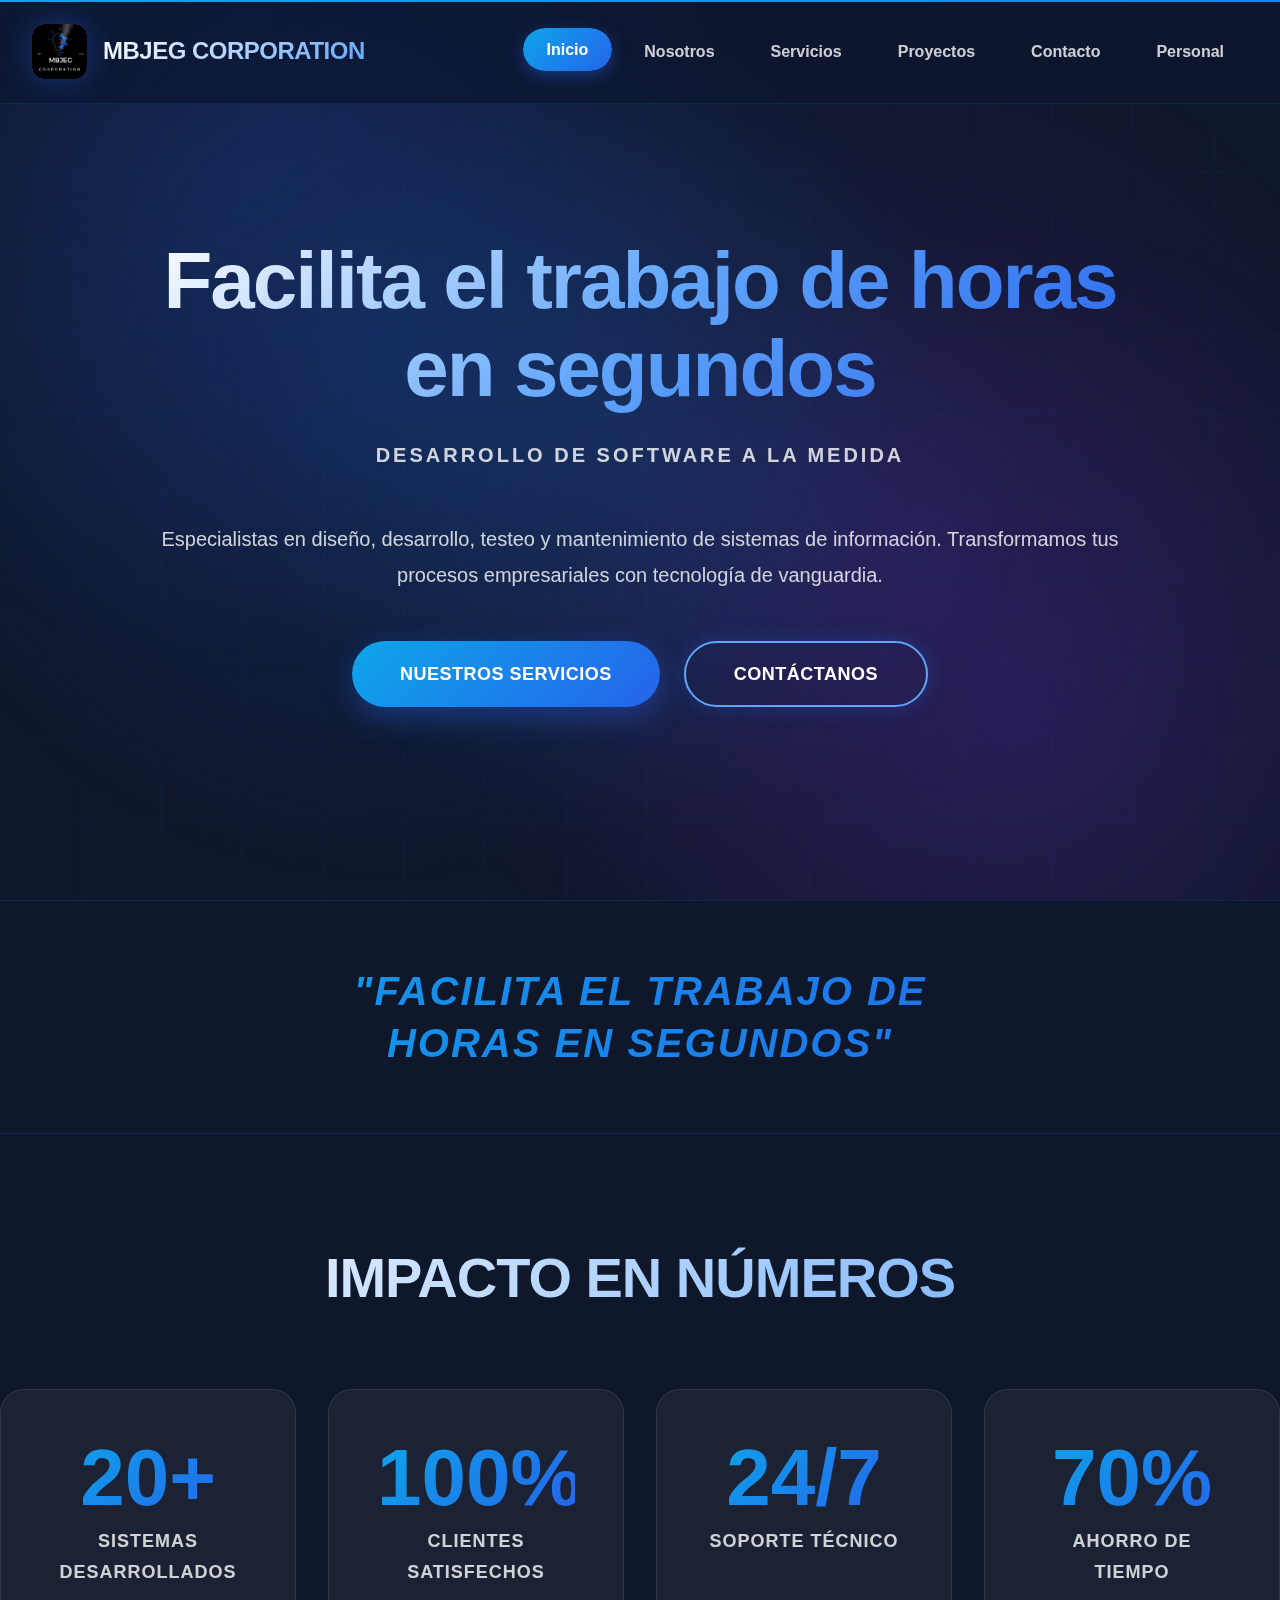
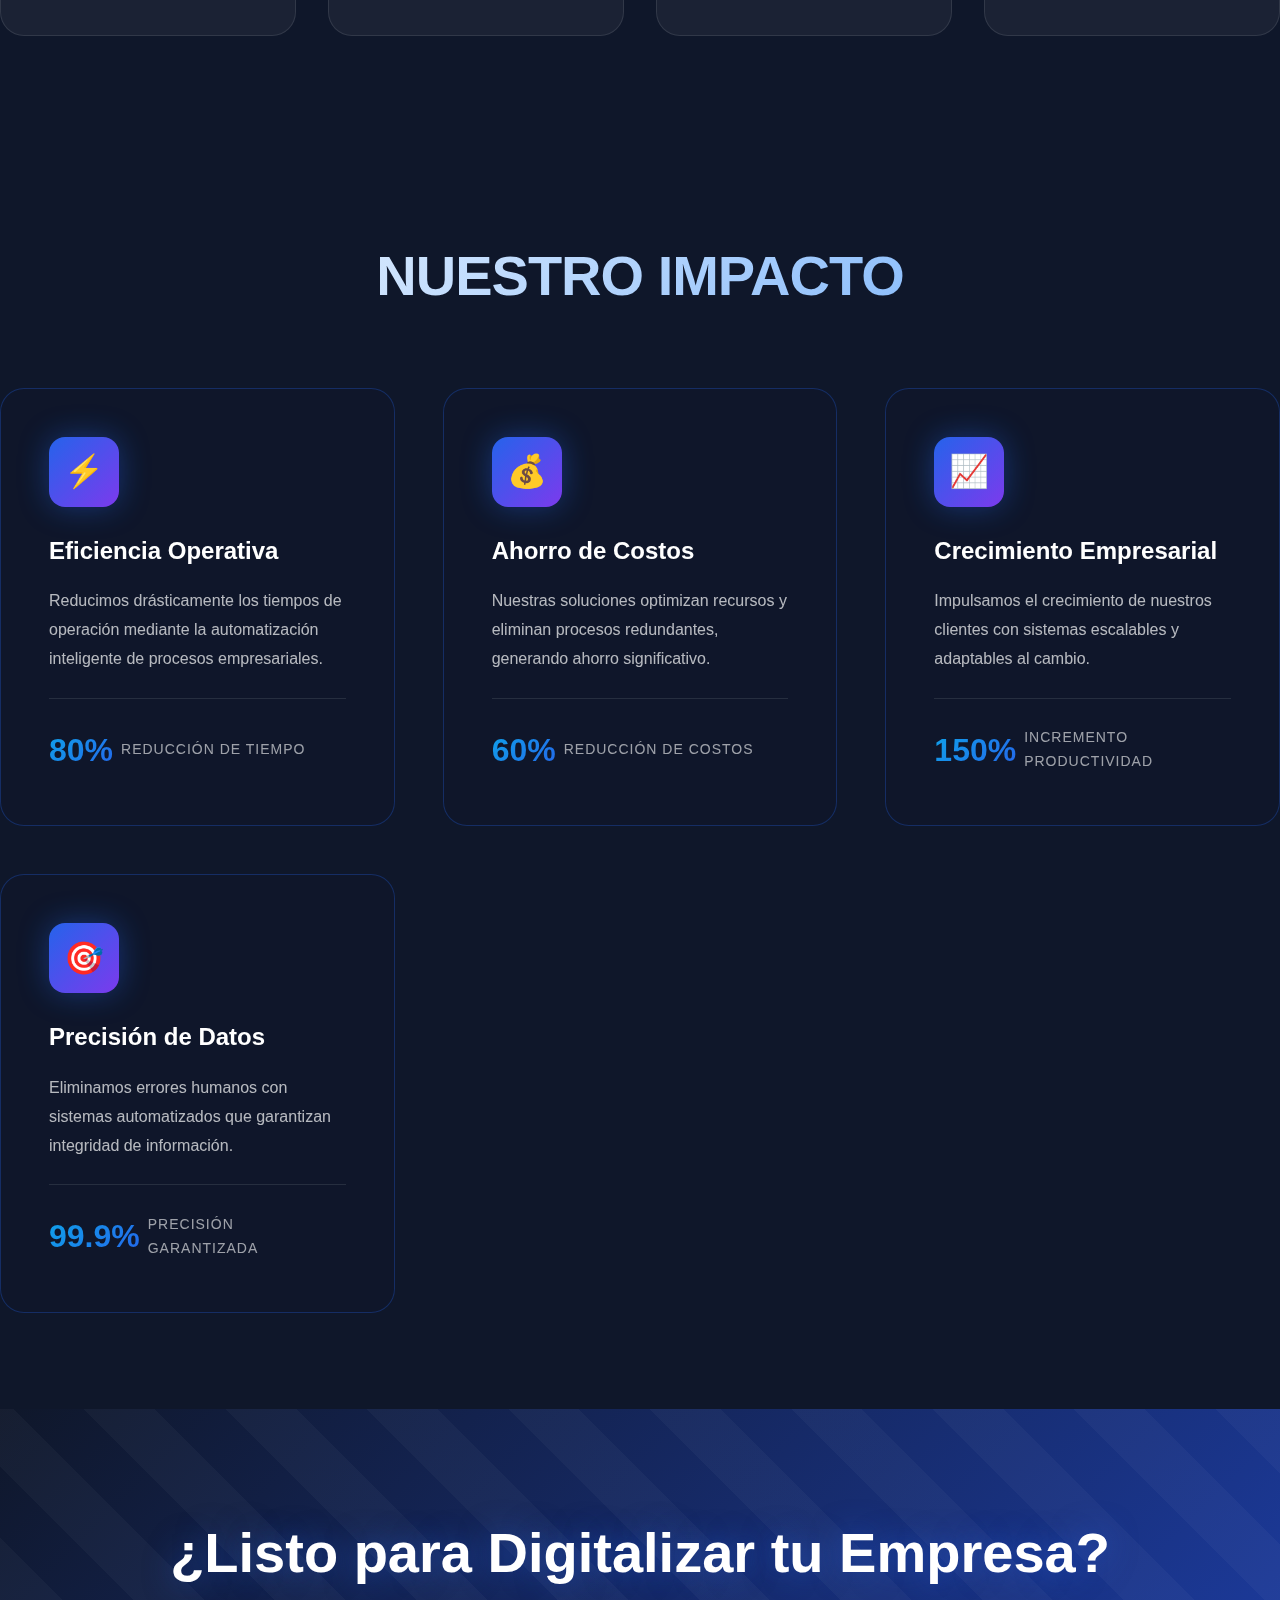
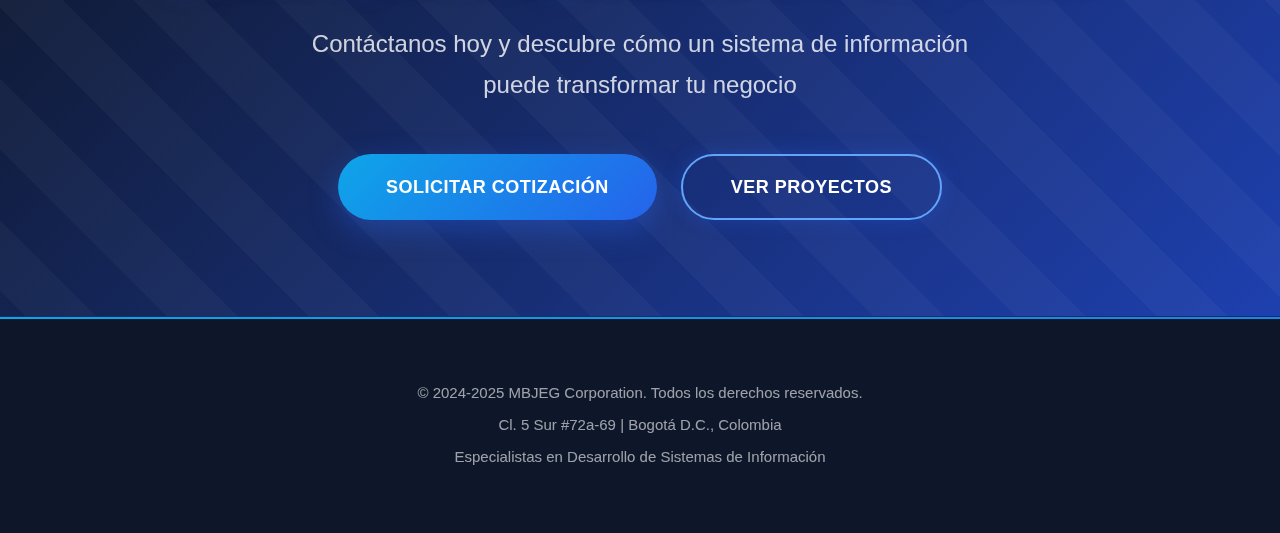
<file: Index.html>
<!DOCTYPE html>
<html lang="es">
<head>
    <meta charset="UTF-8">
    <meta name="viewport" content="width=device-width, initial-scale=1.0">
    <meta name="description" content="MBJEG Corporation - Desarrollo de sistemas de información empresarial. Facilita el trabajo de horas en segundos.">
    <meta name="keywords" content="desarrollo software, sistemas información, bases de datos, automatización">
    <title>MBJEG Corporation - Sistemas de Información Empresarial</title>
    <link rel="stylesheet" href="Index.css">
</head>
<body>
    
    <div class="particles" id="particles"></div>
    
 
    <div class="binary-rain" id="binaryRain"></div>

 
    <header class="header">
        <div class="container">
            <div class="logo-container">
                <div class="logo-placeholder">
                    <img src="ACTUALIZACION_LOGO_DE_EMPRESA.png" alt="MBJEG Logo">
                </div>
                <h1>MBJEG CORPORATION</h1>
            </div>
            <nav class="nav">
                <a href="index.php" class="active">Inicio</a>
                <a href="nosotros.html">Nosotros</a>
                <a href="servicios.html">Servicios</a>
                <a href="proyecto.html">Proyectos</a>
                <a href="contacto.html">Contacto</a>
                <a href="Personal.html">Personal</a> 
            </nav>
        </div>
    </header>

  
    <section class="hero">
        <div class="container">
            <div class="hero-content">
                <h2>Facilita el trabajo de horas en segundos</h2>
                <p class="hero-subtitle">Desarrollo de Software a la Medida</p>
                <p>Especialistas en diseño, desarrollo, testeo y mantenimiento de sistemas de información. Transformamos tus procesos empresariales con tecnología de vanguardia.</p>
                <div class="cta-buttons">
                    <a href="servicios.html" class="btn btn-primary">Nuestros Servicios</a>
                    <a href="contacto.html" class="btn btn-secondary">Contáctanos</a>
                </div>
            </div>
        </div>
    </section>

 
    <section class="eslogan-section">
        <div class="container">
            <div class="eslogan-content">
                <h3>
                    <span>"Facilita el trabajo de</span>
                    <span>horas en segundos"</span>
                </h3>
            </div>
        </div>
    </section>

  
    <section class="stats-section">
        <div class="container">
            <h2 class="section-title">Impacto en Números</h2>
            <div class="stats-grid">
                <div class="stat-card">
                    <span class="stat-number">20+</span>
                    <p class="stat-label">Sistemas Desarrollados</p>
                </div>
                <div class="stat-card">
                    <span class="stat-number">100%</span>
                    <p class="stat-label">Clientes Satisfechos</p>
                </div>
                <div class="stat-card">
                    <span class="stat-number">24/7</span>
                    <p class="stat-label">Soporte Técnico</p>
                </div>
                <div class="stat-card">
                    <span class="stat-number">70%</span>
                    <p class="stat-label">Ahorro de Tiempo</p>
                </div>
            </div>
        </div>
    </section>

 

    <section class="impactos-section">
        <div class="container">
            <h2 class="section-title">Nuestro Impacto</h2>
            <div class="impactos-grid">
                <div class="impacto-card">
                    <div class="impacto-icon">⚡</div>
                    <h3>Eficiencia Operativa</h3>
                    <p>Reducimos drásticamente los tiempos de operación mediante la automatización inteligente de procesos empresariales.</p>
                    <div class="impacto-metric">
                        <span class="metric-value">80%</span>
                        <span class="metric-label">Reducción de tiempo</span>
                    </div>
                </div>
                
                <div class="impacto-card">
                    <div class="impacto-icon">💰</div>
                    <h3>Ahorro de Costos</h3>
                    <p>Nuestras soluciones optimizan recursos y eliminan procesos redundantes, generando ahorro significativo.</p>
                    <div class="impacto-metric">
                        <span class="metric-value">60%</span>
                        <span class="metric-label">Reducción de costos</span>
                    </div>
                </div>
                
                <div class="impacto-card">
                    <div class="impacto-icon">📈</div>
                    <h3>Crecimiento Empresarial</h3>
                    <p>Impulsamos el crecimiento de nuestros clientes con sistemas escalables y adaptables al cambio.</p>
                    <div class="impacto-metric">
                        <span class="metric-value">150%</span>
                        <span class="metric-label">Incremento productividad</span>
                    </div>
                </div>
                
                <div class="impacto-card">
                    <div class="impacto-icon">🎯</div>
                    <h3>Precisión de Datos</h3>
                    <p>Eliminamos errores humanos con sistemas automatizados que garantizan integridad de información.</p>
                    <div class="impacto-metric">
                        <span class="metric-value">99.9%</span>
                        <span class="metric-label">Precisión garantizada</span>
                    </div>
                </div>
            </div>
        </div>
    </section>

    <section class="cta-section">
        <div class="container">
            <div class="cta-content">
                <h2>¿Listo para Digitalizar tu Empresa?</h2>
                <p>Contáctanos hoy y descubre cómo un sistema de información puede transformar tu negocio</p>
                <div class="cta-buttons">
                    <a href="contacto.html" class="btn btn-primary">Solicitar Cotización</a>
                    <a href="proyecto.html" class="btn btn-secondary">Ver Proyectos</a>
                </div>
            </div>
        </div>
    </section>

  
    <footer class="footer">
        <div class="container">
            <p>&copy; 2024-2025 MBJEG Corporation. Todos los derechos reservados.</p>
            <p>Cl. 5 Sur #72a-69 | Bogotá D.C., Colombia</p>
            <p>Especialistas en Desarrollo de Sistemas de Información</p>
        </div>
    </footer>

</body>
</html>
</file>
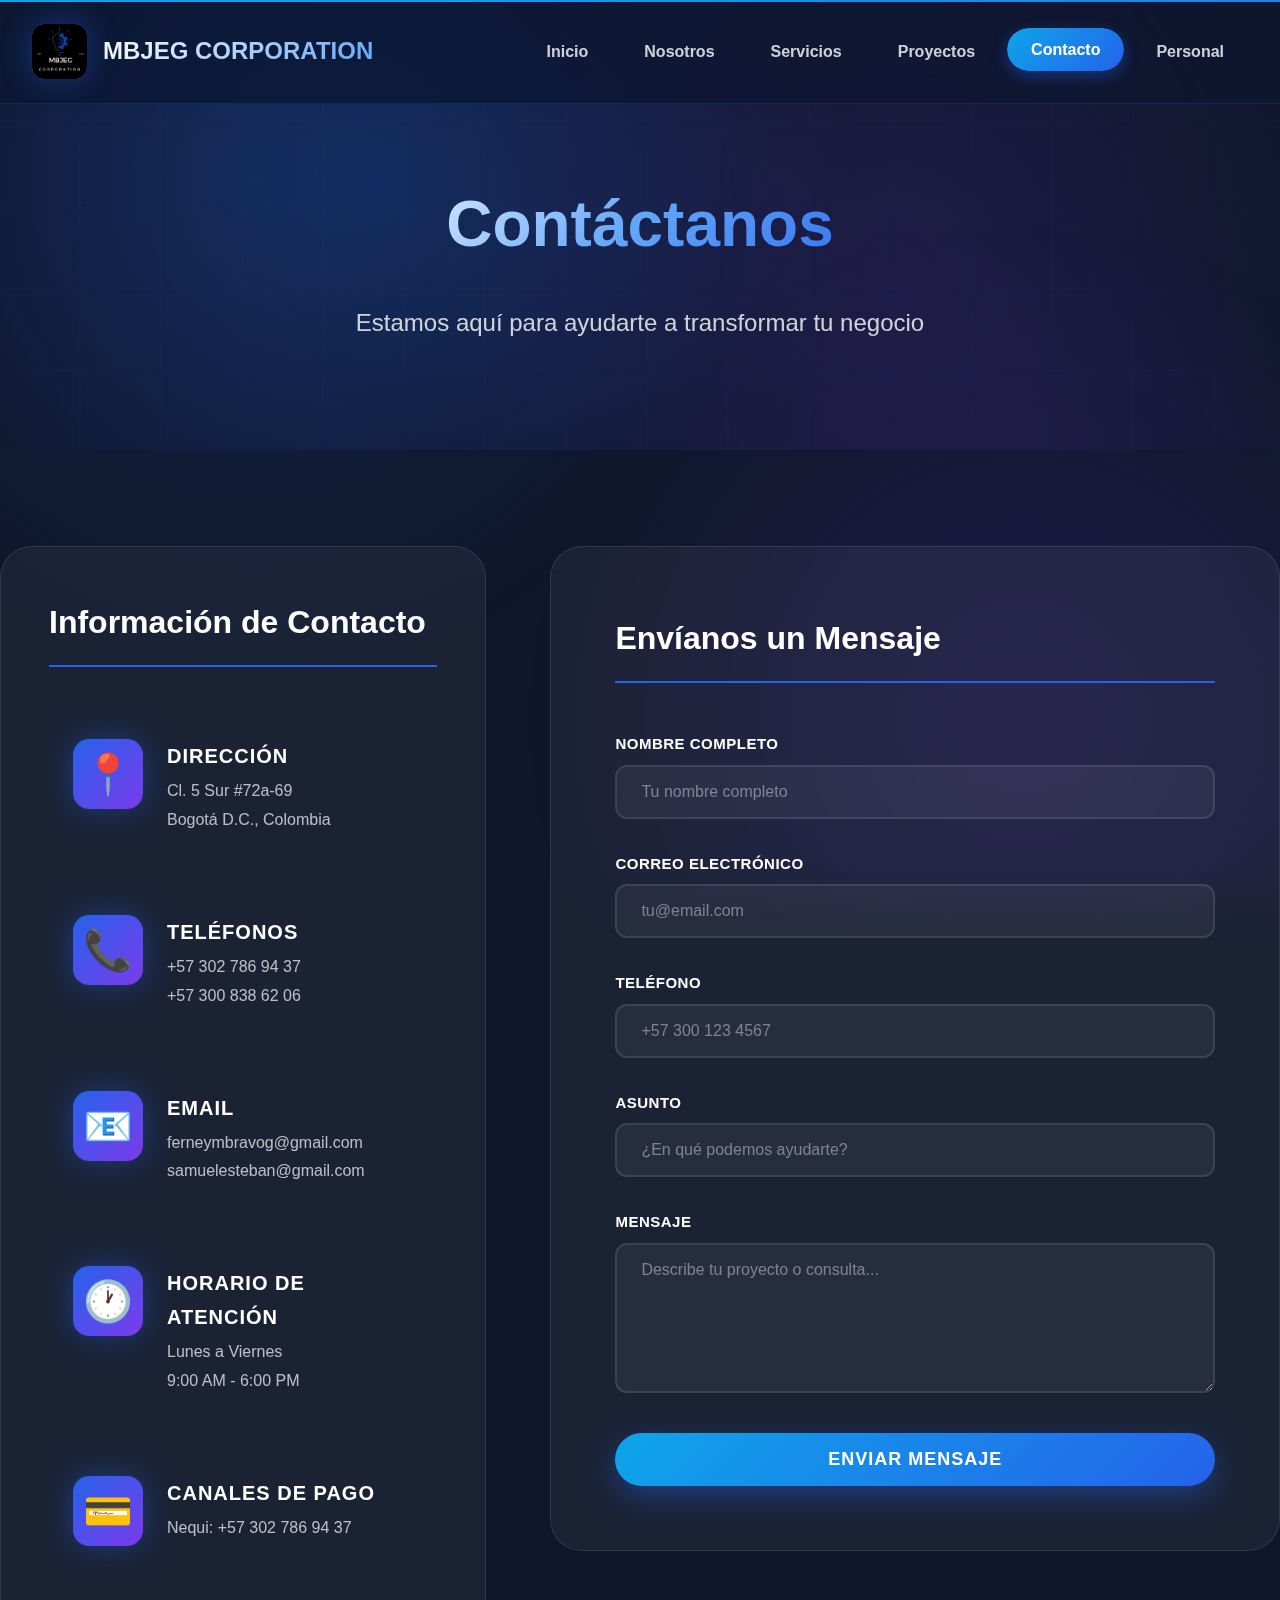
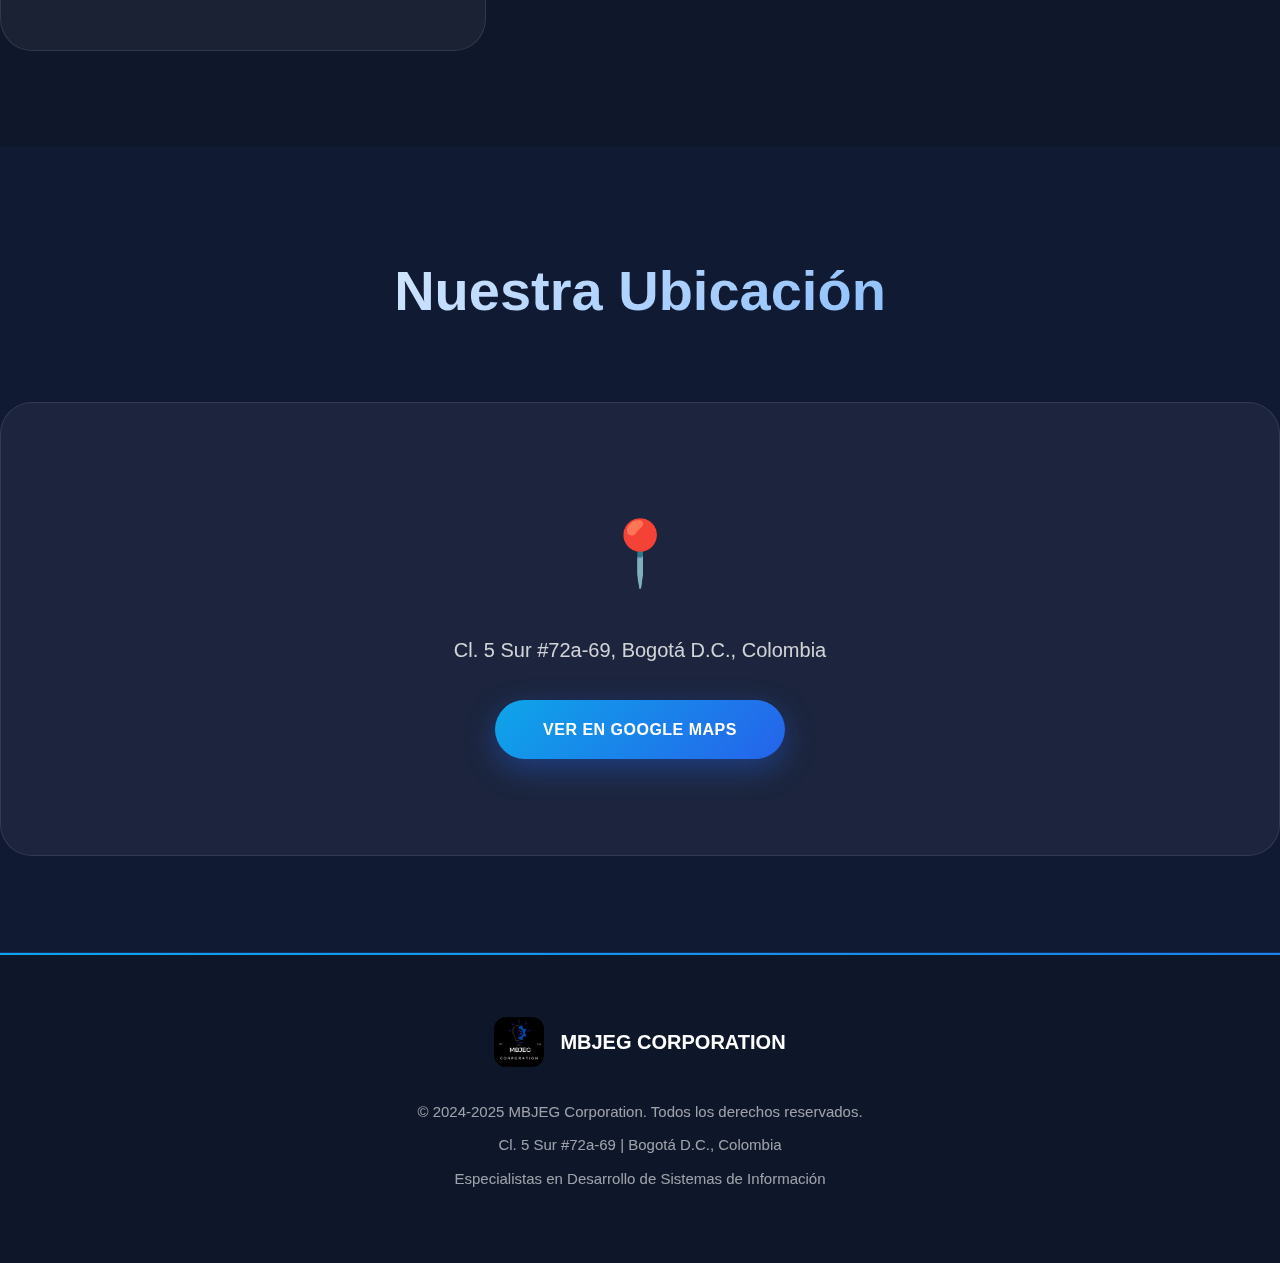
<file: Contacto.html>
<!DOCTYPE html>
<html lang="es">
<head>
    <meta charset="UTF-8">
    <meta name="viewport" content="width=device-width, initial-scale=1.0">
    <meta name="description" content="Contacta con MBJEG Corporation - Desarrollo de sistemas de información empresarial">
    <title>Contacto - MBJEG Corporation</title>
    <link rel="stylesheet" href="Contactos.css">
</head>
<body>


    <header class="header">
        <div class="container">
            <div class="logo-container">
                <div class="logo-placeholder">
                    <img src="ACTUALIZACION_LOGO_DE_EMPRESA.png" alt="MBJEG Logo">
                </div>
                <h1>MBJEG CORPORATION</h1>
            </div>
            <nav class="nav">
                <a href="index.html">Inicio</a>
                <a href="nosotros.html">Nosotros</a>
                <a href="servicios.html">Servicios</a>
                <a href="proyecto.html">Proyectos</a>
                <a href="contacto.html" class="active">Contacto</a>
                <a href="Personal.html">Personal</a> 
            </nav>
        </div>
    </header>


    <section class="hero-page">
        <div class="container">
            <div class="hero-content">
                <h2>Contáctanos</h2>
                <p>Estamos aquí para ayudarte a transformar tu negocio</p>
            </div>
        </div>
    </section>

    <section class="contenido-contacto">
        <div class="container">
        
            <div class="info-contacto">
                <h3>Información de Contacto</h3>
                
                <div class="dato-contacto">
                    <div class="icono-contacto">📍</div>
                    <div class="dato-info">
                        <h4>Dirección</h4>
                        <p>Cl. 5 Sur #72a-69<br>Bogotá D.C., Colombia</p>
                    </div>
                </div>

                <div class="dato-contacto">
                    <div class="icono-contacto">📞</div>
                    <div class="dato-info">
                        <h4>Teléfonos</h4>
                        <p>+57 302 786 94 37<br>+57 300 838 62 06</p>
                    </div>
                </div>

                <div class="dato-contacto">
                    <div class="icono-contacto">📧</div>
                    <div class="dato-info">
                        <h4>Email</h4>
                        <p>ferneymbravog@gmail.com<br>samuelesteban@gmail.com</p>
                    </div>
                </div>

                <div class="dato-contacto">
                    <div class="icono-contacto">🕐</div>
                    <div class="dato-info">
                        <h4>Horario de Atención</h4>
                        <p>Lunes a Viernes<br>9:00 AM - 6:00 PM</p>
                    </div>
                </div>

                <div class="dato-contacto">
                    <div class="icono-contacto">💳</div>
                    <div class="dato-info">
                        <h4>Canales de Pago</h4>
                        <p>Nequi: +57 302 786 94 37</p>
                    </div>
                </div>
            </div>

            <div class="formulario-contacto">
                <h3>Envíanos un Mensaje</h3>
                <form action="https://formsubmit.co/mbjeg.corporation@gmail.com" method="POST">
                    <div class="campo-formulario">
                        <label>Nombre Completo</label>
                        <input type="text" name="nombre" placeholder="Tu nombre completo" required>
                    </div>

                    <div class="campo-formulario">
                        <label>Correo Electrónico</label>
                        <input type="email" name="email" placeholder="tu@email.com" required>
                    </div>

                    <div class="campo-formulario">
                        <label>Teléfono</label>
                        <input type="tel" name="telefono" placeholder="+57 300 123 4567" required>
                    </div>

                    <div class="campo-formulario">
                        <label>Asunto</label>
                        <input type="text" name="asunto" placeholder="¿En qué podemos ayudarte?" required>
                    </div>

                    <div class="campo-formulario">
                        <label>Mensaje</label>
                        <textarea name="mensaje" rows="6" placeholder="Describe tu proyecto o consulta..." required></textarea>
                    </div>

                    <button type="submit" class="boton-enviar">
                        <span>Enviar Mensaje</span>
                    </button>
                </form>
            </div>
        </div>
    </section>

    <section class="mapa-section">
        <div class="container">
            <h2 class="section-title">Nuestra Ubicación</h2>
            <div class="contenedor-mapa">
                <div class="mapa-placeholder">
                    <div class="location-icon">📍</div>
                    <p>Cl. 5 Sur #72a-69, Bogotá D.C., Colombia</p>
                    <a href="https://maps.google.com/?q=Cl.+5+Sur+72a-69+Bogotá" target="_blank" class="btn btn-primary">
                        Ver en Google Maps
                    </a>
                </div>
            </div>
        </div>
    </section>


    <footer class="footer">
        <div class="container">
            <div class="footer-content">
                <div class="logo-footer">
                    <img src="ACTUALIZACION_LOGO_DE_EMPRESA.png" alt="MBJEG Logo">
                    <span>MBJEG CORPORATION</span>
                </div>
            </div>
            <p>&copy; 2024-2025 MBJEG Corporation. Todos los derechos reservados.</p>
            <p>Cl. 5 Sur #72a-69 | Bogotá D.C., Colombia</p>
            <p>Especialistas en Desarrollo de Sistemas de Información</p>
        </div>
    </footer>
</body>
</html>
</file>
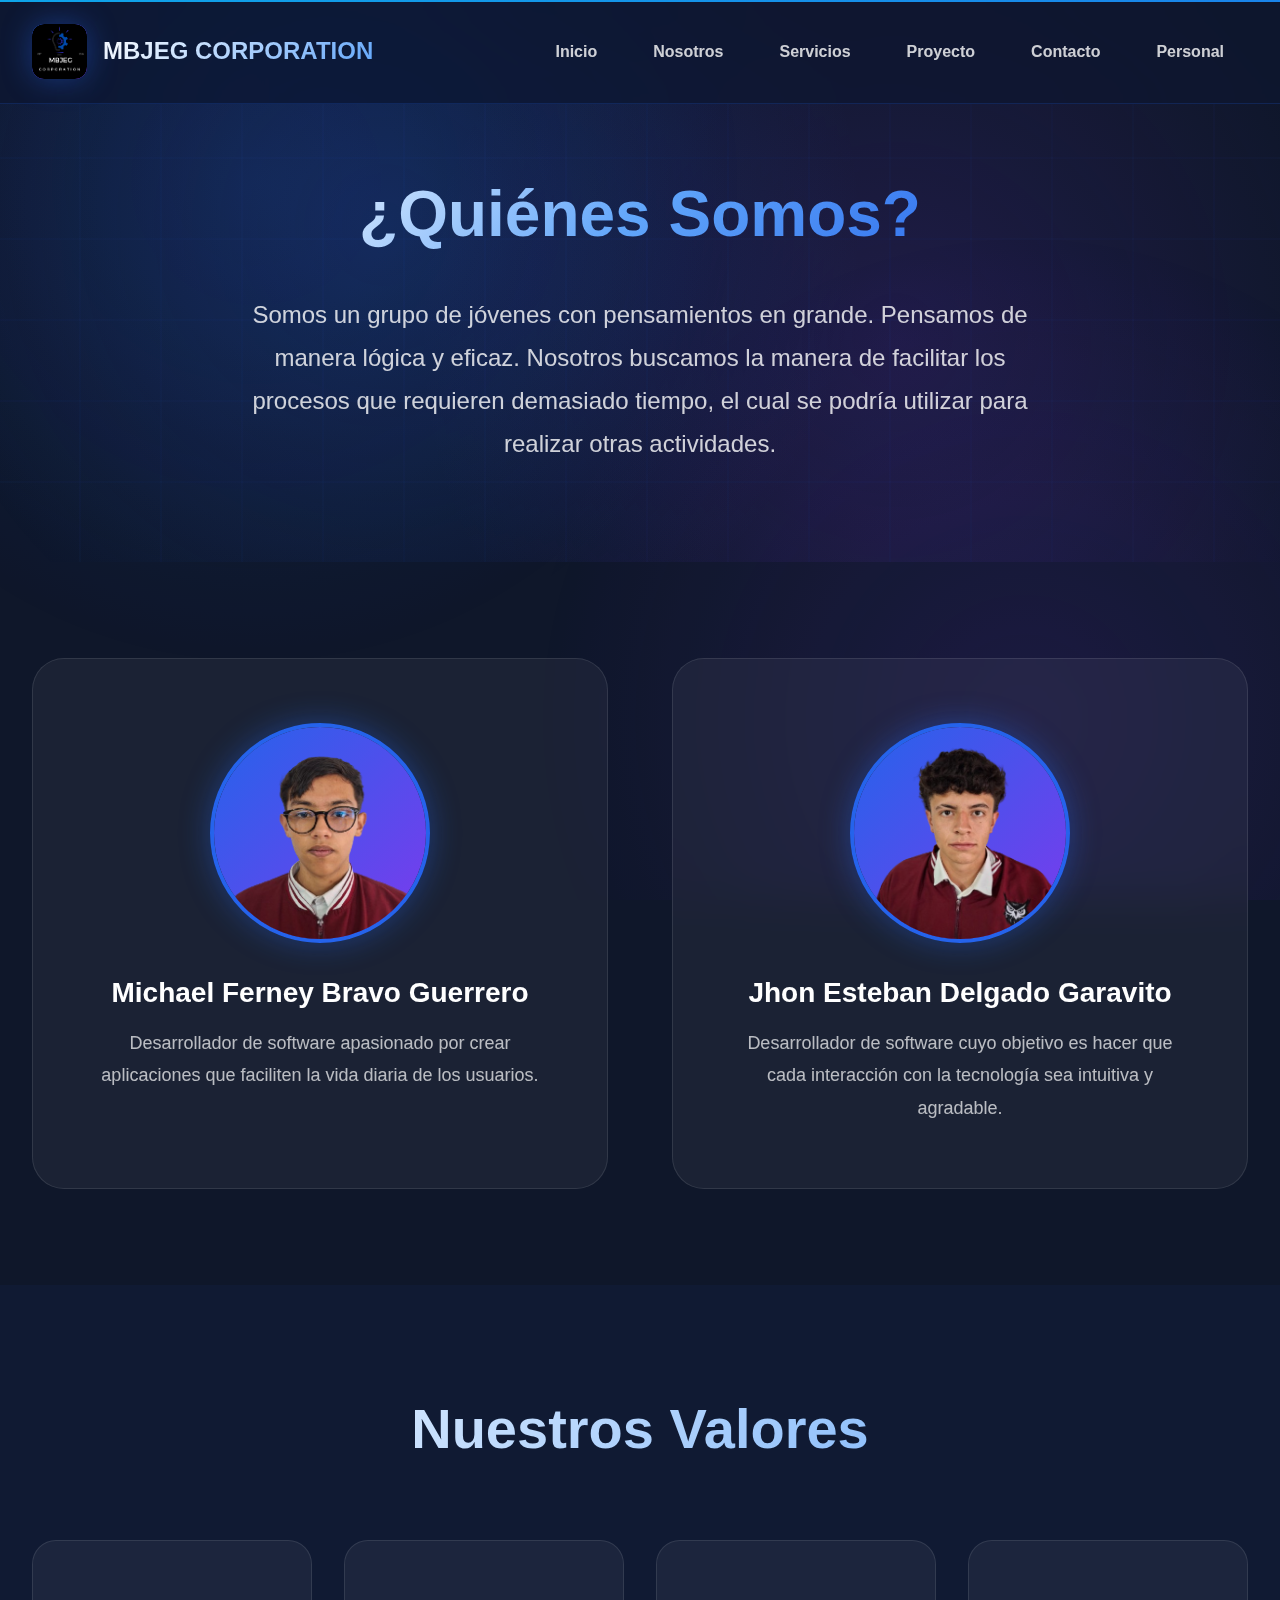
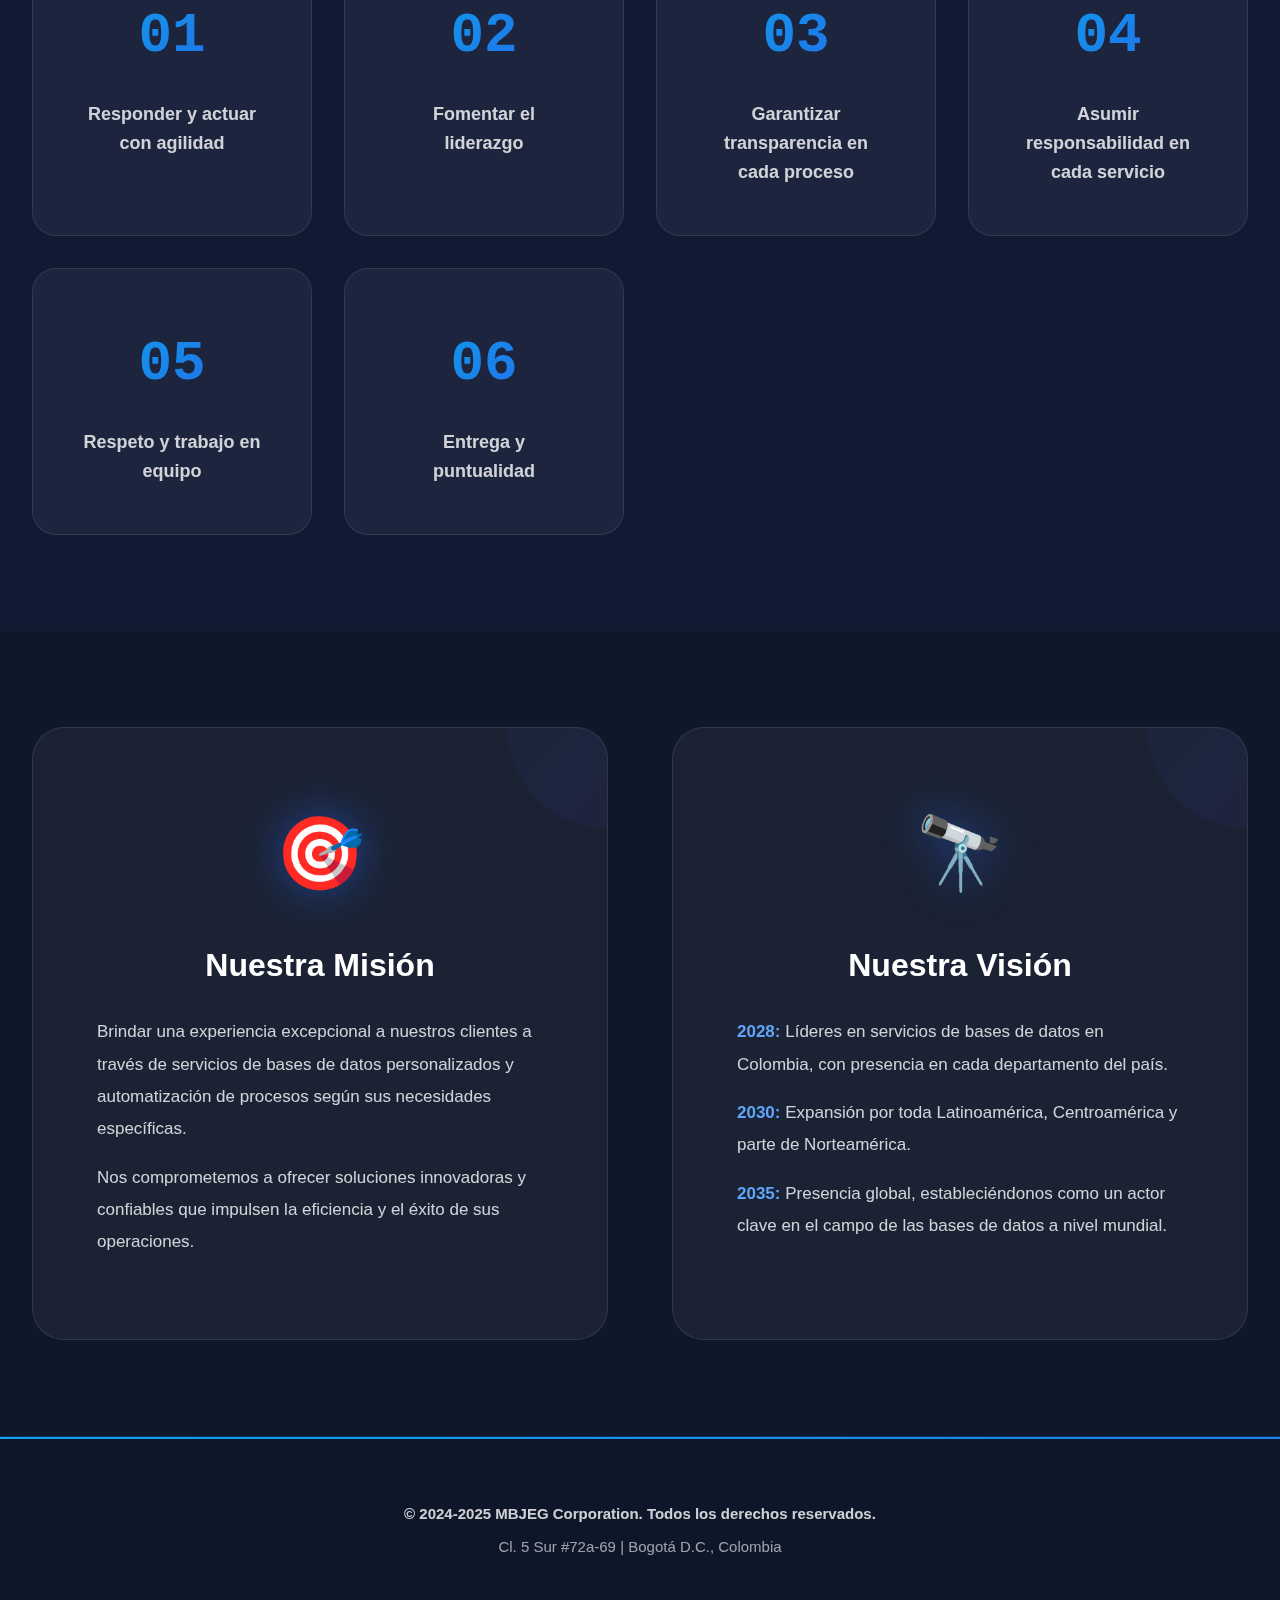
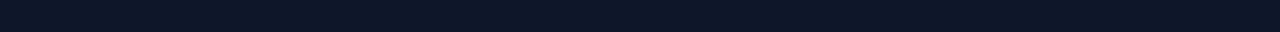
<file: Nosotros.html>
<!DOCTYPE html>
<html lang="es">
<head>
    <meta charset="UTF-8">
    <meta name="viewport" content="width=device-width, initial-scale=1.0">
    <title>Nosotros - MBJEG Corporation</title>
    <link rel="stylesheet" href="Nosotros..css">
</head>
<body>
    <header class="header">
        <div class="container">
            <div class="logo-container">
                <div class="logo-placeholder">
                    <img src="ACTUALIZACION_LOGO_DE_EMPRESA.png" width="50px" heigth="50px">
                </div>
                <h1>MBJEG CORPORATION</h1>
            </div>
            <nav class="nav">
                <a href="index.html">Inicio</a>
                <a href="Nosotros.html">Nosotros</a>
                <a href="servicios.html">Servicios</a>
                <a href="proyecto.html">Proyecto</a>
                <a href="contacto.html">Contacto</a>
                <a href="Personal.html">Personal</a> 
            </nav>
        </div>
    </header>

    <section class="page-header">
        <div class="container">
            <h2>¿Quiénes Somos?</h2>
            <p>Somos un grupo de jóvenes con pensamientos en grande. Pensamos de manera lógica y eficaz. Nosotros buscamos la manera de facilitar los procesos que requieren demasiado tiempo, el cual se podría utilizar para realizar otras actividades.</p>
        </div>
    </section>

    <section class="team">
        <div class="container">
            <div class="team-grid">
                <div class="team-member">
                    <div class="member-photo">
                        <div class="photo-placeholder">
                            <img src="Michael.png" width="400px" heigth="400px" >
                        </div>
                    </div>
                    <h3>Michael Ferney Bravo Guerrero</h3>
                    <p>Desarrollador de software apasionado por crear aplicaciones que faciliten la vida diaria de los usuarios.</p>
                </div>
                <div class="team-member">
                    <div class="member-photo">
                        <div class="photo-placeholder">
                             <img src="Jhon.png" width="400px" heigth="400px" >
                            <p></p>
                        </div>
                    </div>
                    <h3>Jhon Esteban Delgado Garavito</h3>
                    <p>Desarrollador de software cuyo objetivo es hacer que cada interacción con la tecnología sea intuitiva y agradable.</p>
                </div>
            </div>
        </div>
    </section>

    <section class="values">
        <div class="container">
            <h2>Nuestros Valores</h2>
            <div class="values-grid">
                <div class="value-card">
                    <div class="value-number">01</div>
                    <p>Responder y actuar con agilidad</p>
                </div>
                <div class="value-card">
                    <div class="value-number">02</div>
                    <p>Fomentar el liderazgo</p>
                </div>
                <div class="value-card">
                    <div class="value-number">03</div>
                    <p>Garantizar transparencia en cada proceso</p>
                </div>
                <div class="value-card">
                    <div class="value-number">04</div>
                    <p>Asumir responsabilidad en cada servicio</p>
                </div>
                <div class="value-card">
                    <div class="value-number">05</div>
                    <p>Respeto y trabajo en equipo</p>
                </div>
                <div class="value-card">
                    <div class="value-number">06</div>
                    <p>Entrega y puntualidad</p>
                </div>
            </div>
        </div>
    </section>

    <section class="mission-vision">
        <div class="container">
            <div class="mv-grid">
                <div class="mv-card">
                    <div class="mv-icon">🎯</div>
                    <h3>Nuestra Misión</h3>
                    <p>Brindar una experiencia excepcional a nuestros clientes a través de servicios de bases de datos personalizados y automatización de procesos según sus necesidades específicas.</p>
                    <p>Nos comprometemos a ofrecer soluciones innovadoras y confiables que impulsen la eficiencia y el éxito de sus operaciones.</p>
                </div>
                <div class="mv-card">
                    <div class="mv-icon">🔭</div>
                    <h3>Nuestra Visión</h3>
                    <p><strong>2028:</strong> Líderes en servicios de bases de datos en Colombia, con presencia en cada departamento del país.</p>
                    <p><strong>2030:</strong> Expansión por toda Latinoamérica, Centroamérica y parte de Norteamérica.</p>
                    <p><strong>2035:</strong> Presencia global, estableciéndonos como un actor clave en el campo de las bases de datos a nivel mundial.</p>
                </div>
            </div>
        </div>
    </section>

    <footer class="footer">
        <div class="container">
            <p>&copy; 2024-2025 MBJEG Corporation. Todos los derechos reservados.</p>
            <p>Cl. 5 Sur #72a-69 | Bogotá D.C., Colombia</p>
        </div>
    </footer>
</body>
</html>
</file>
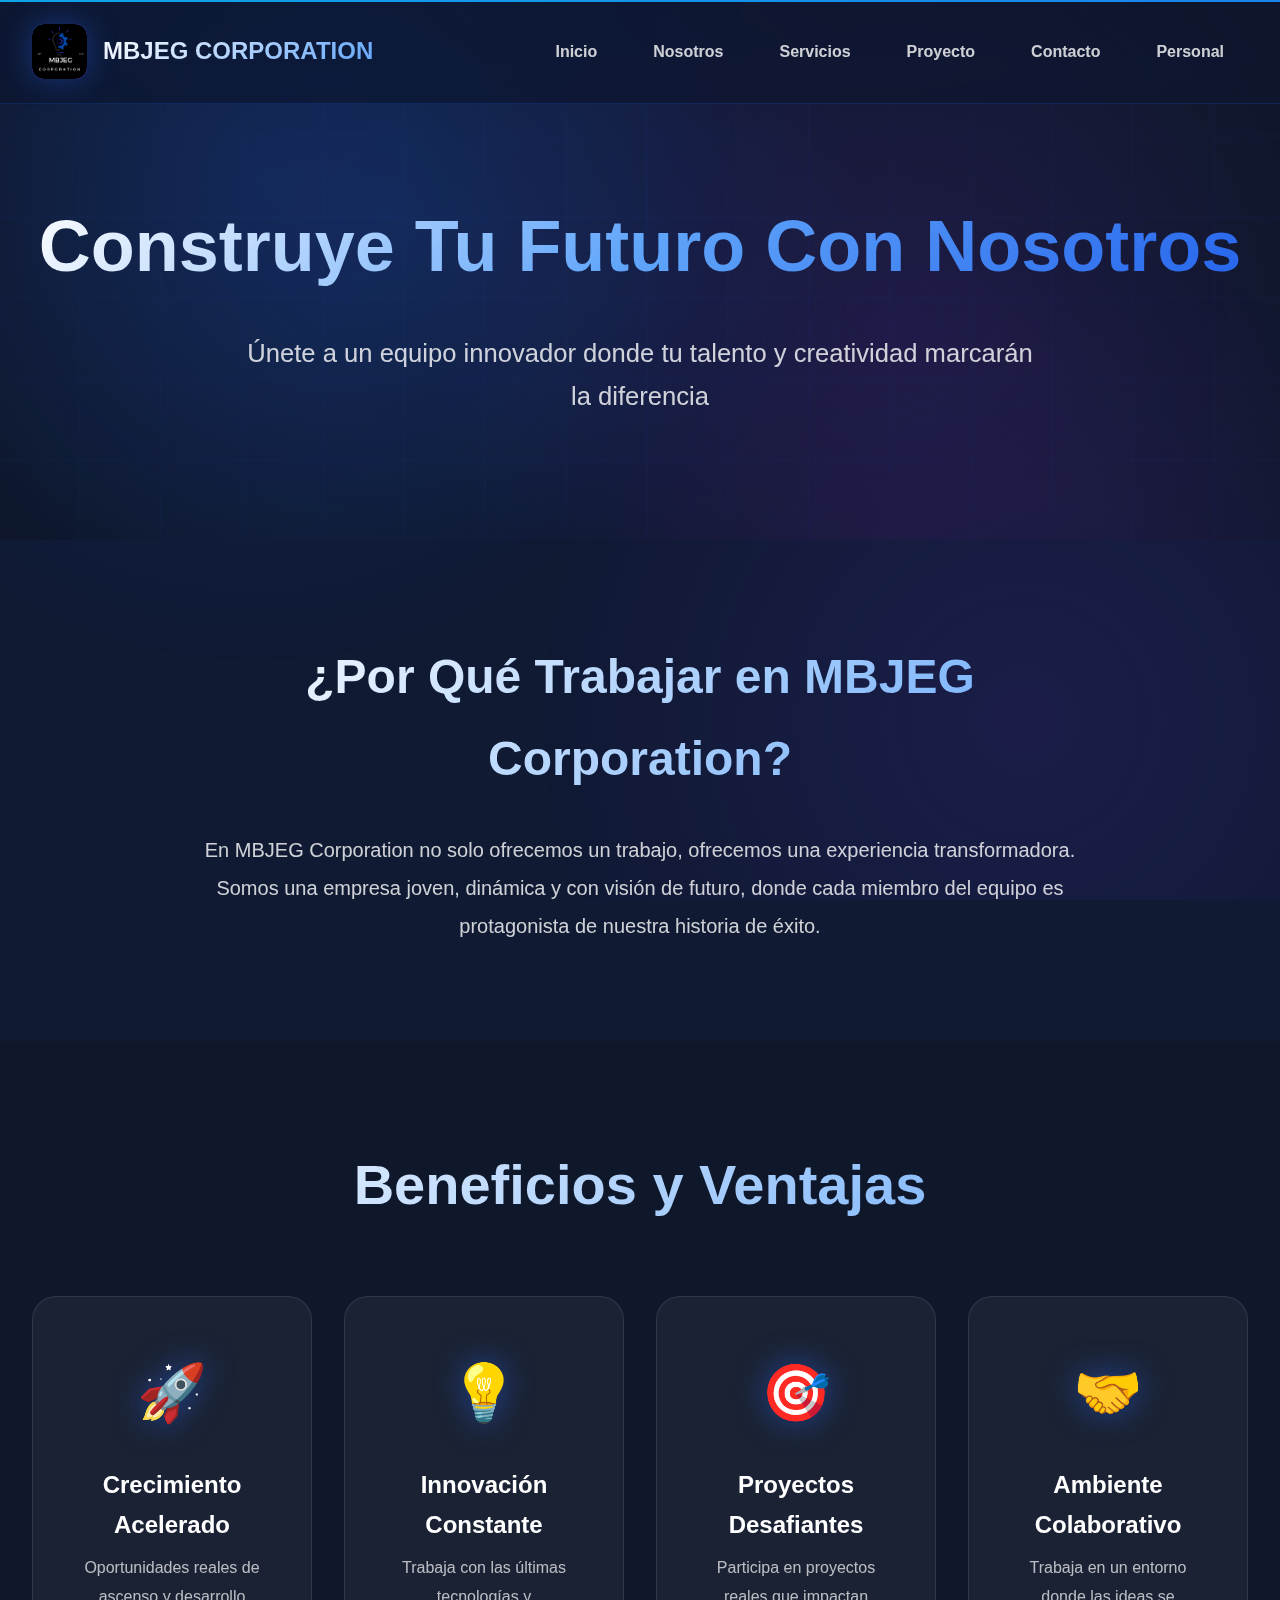
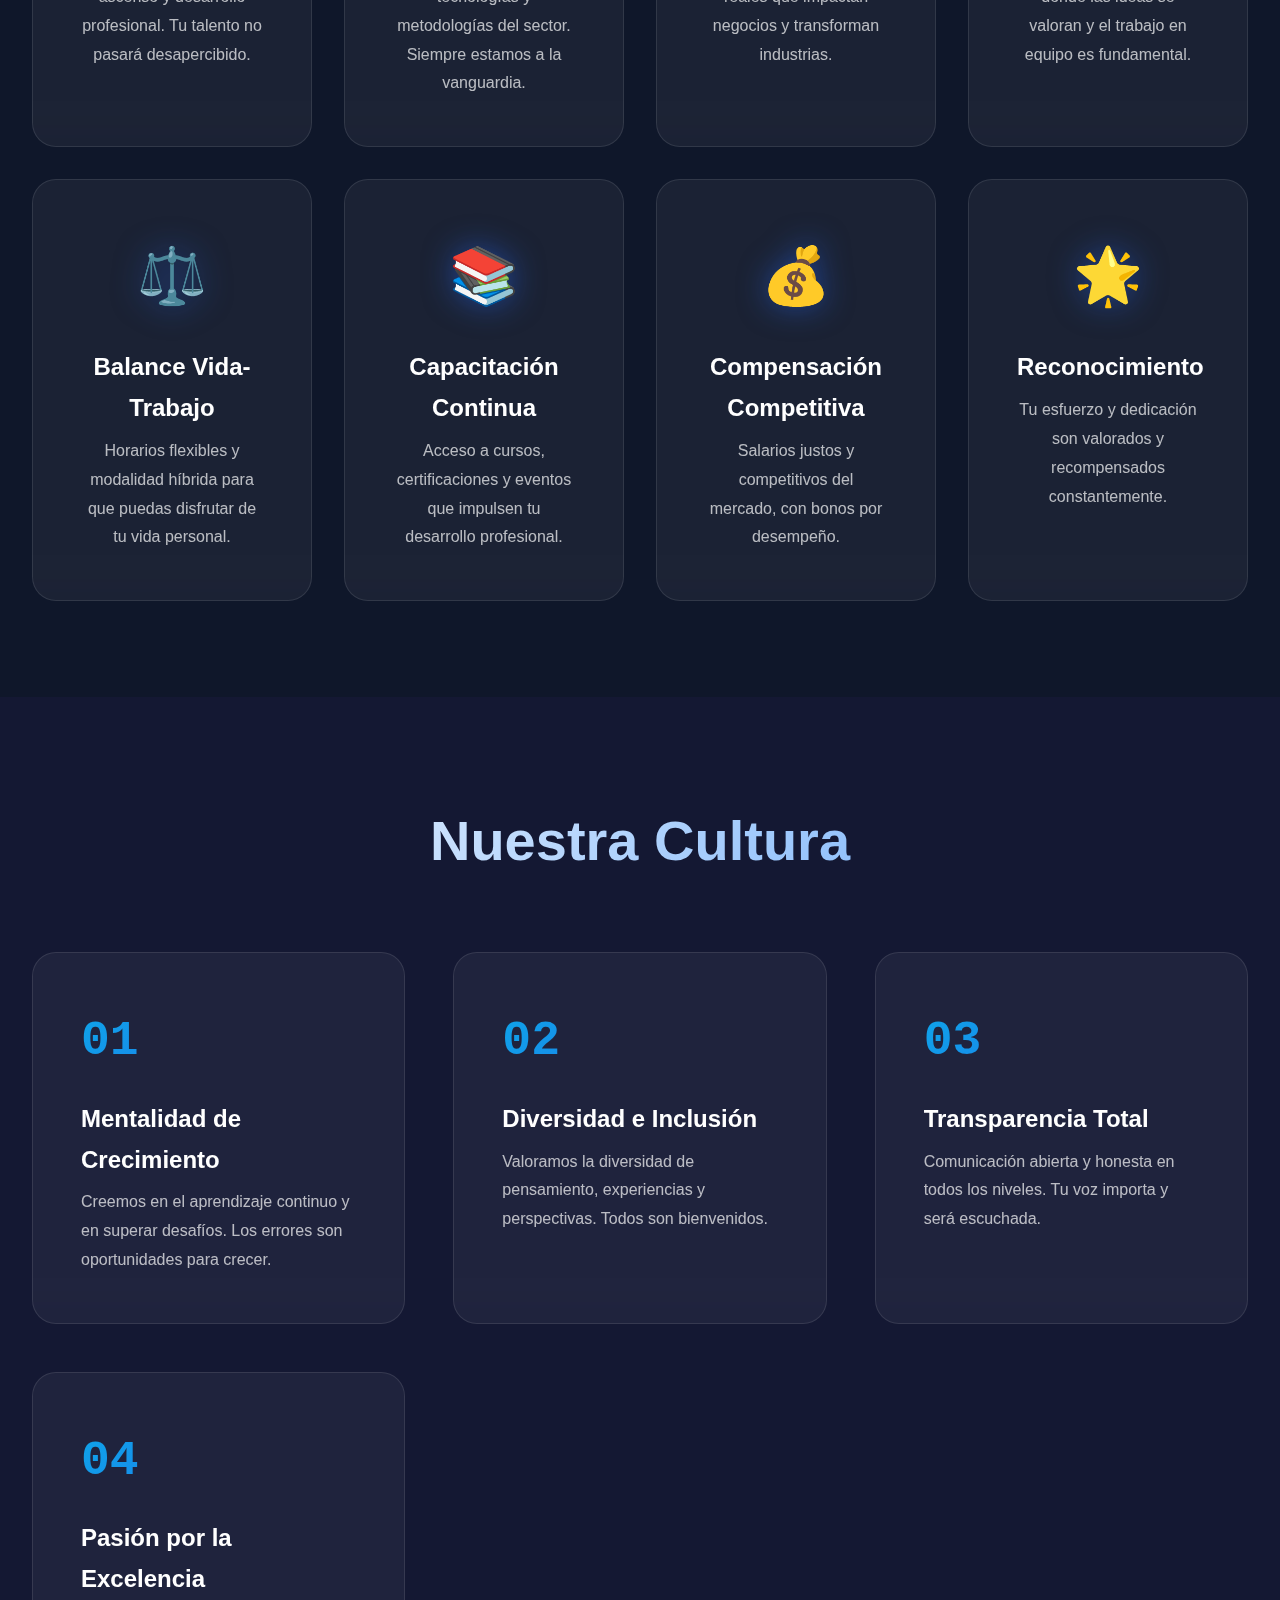
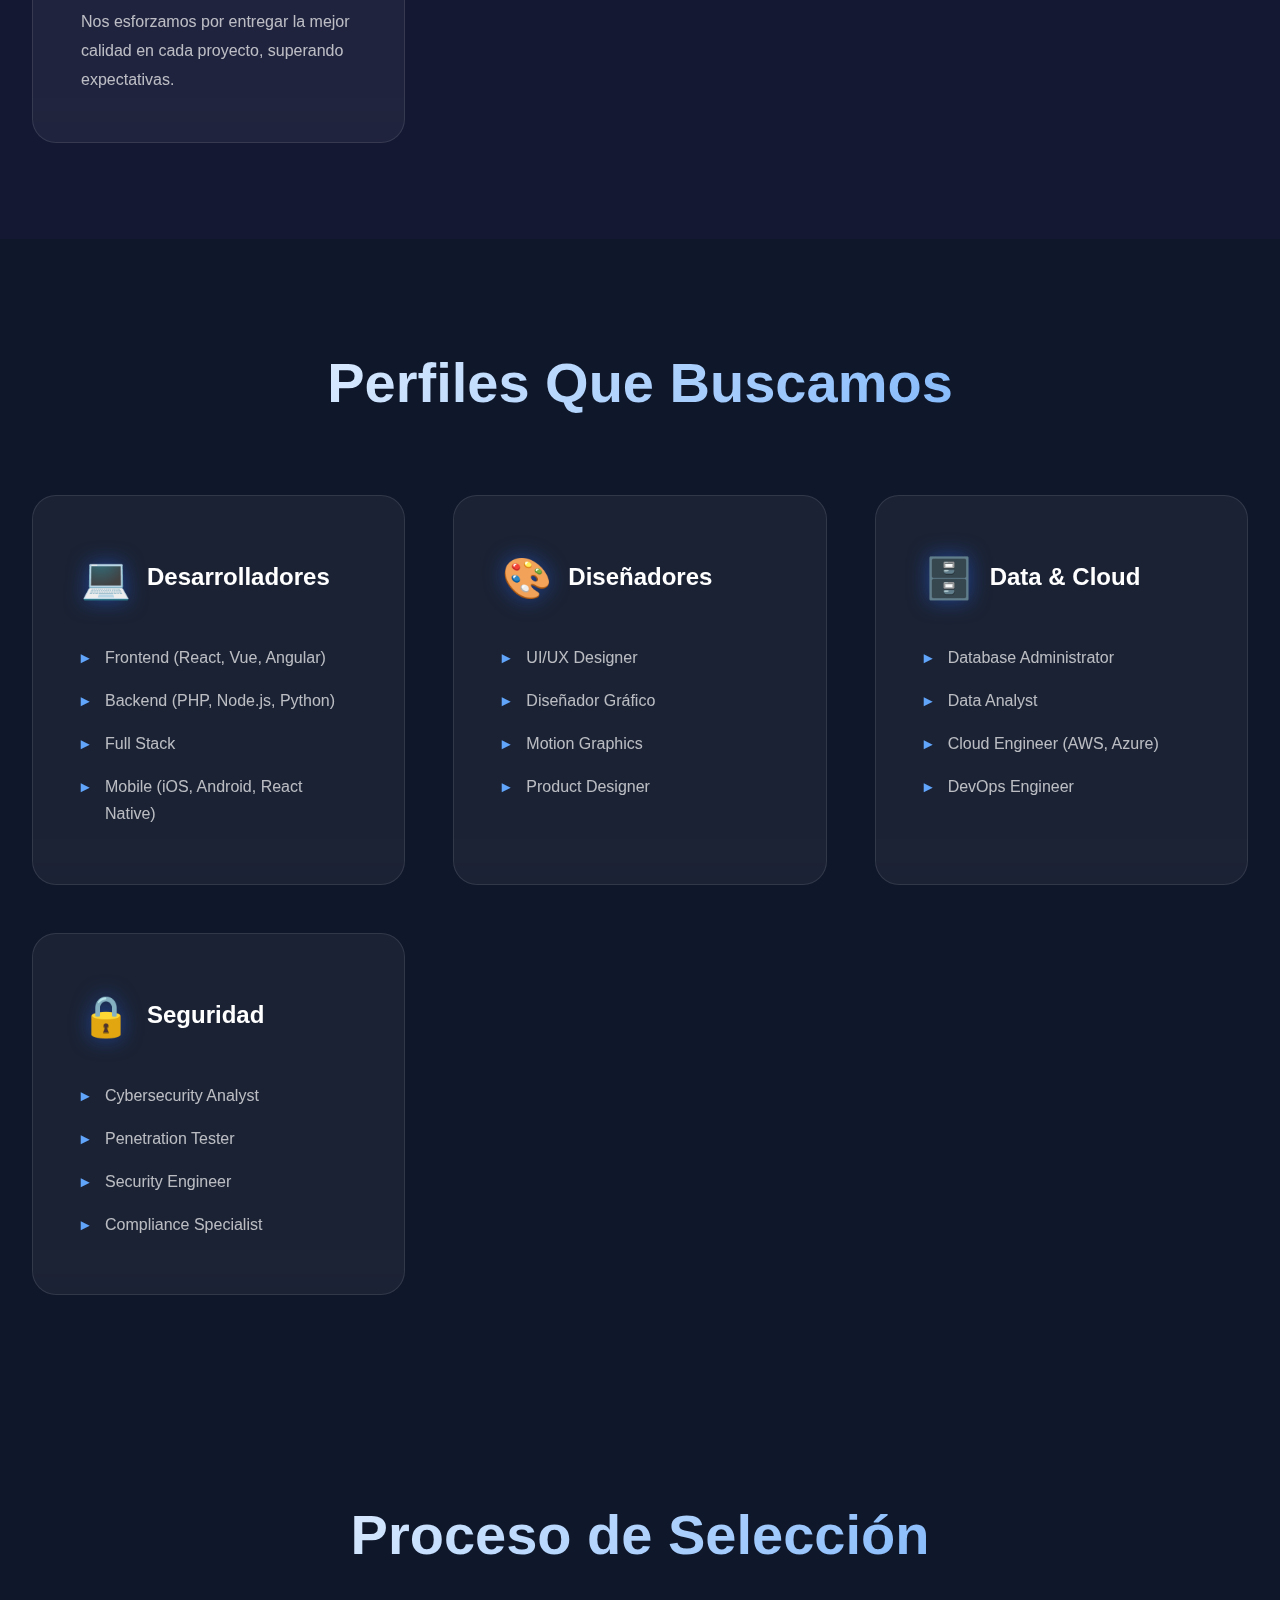
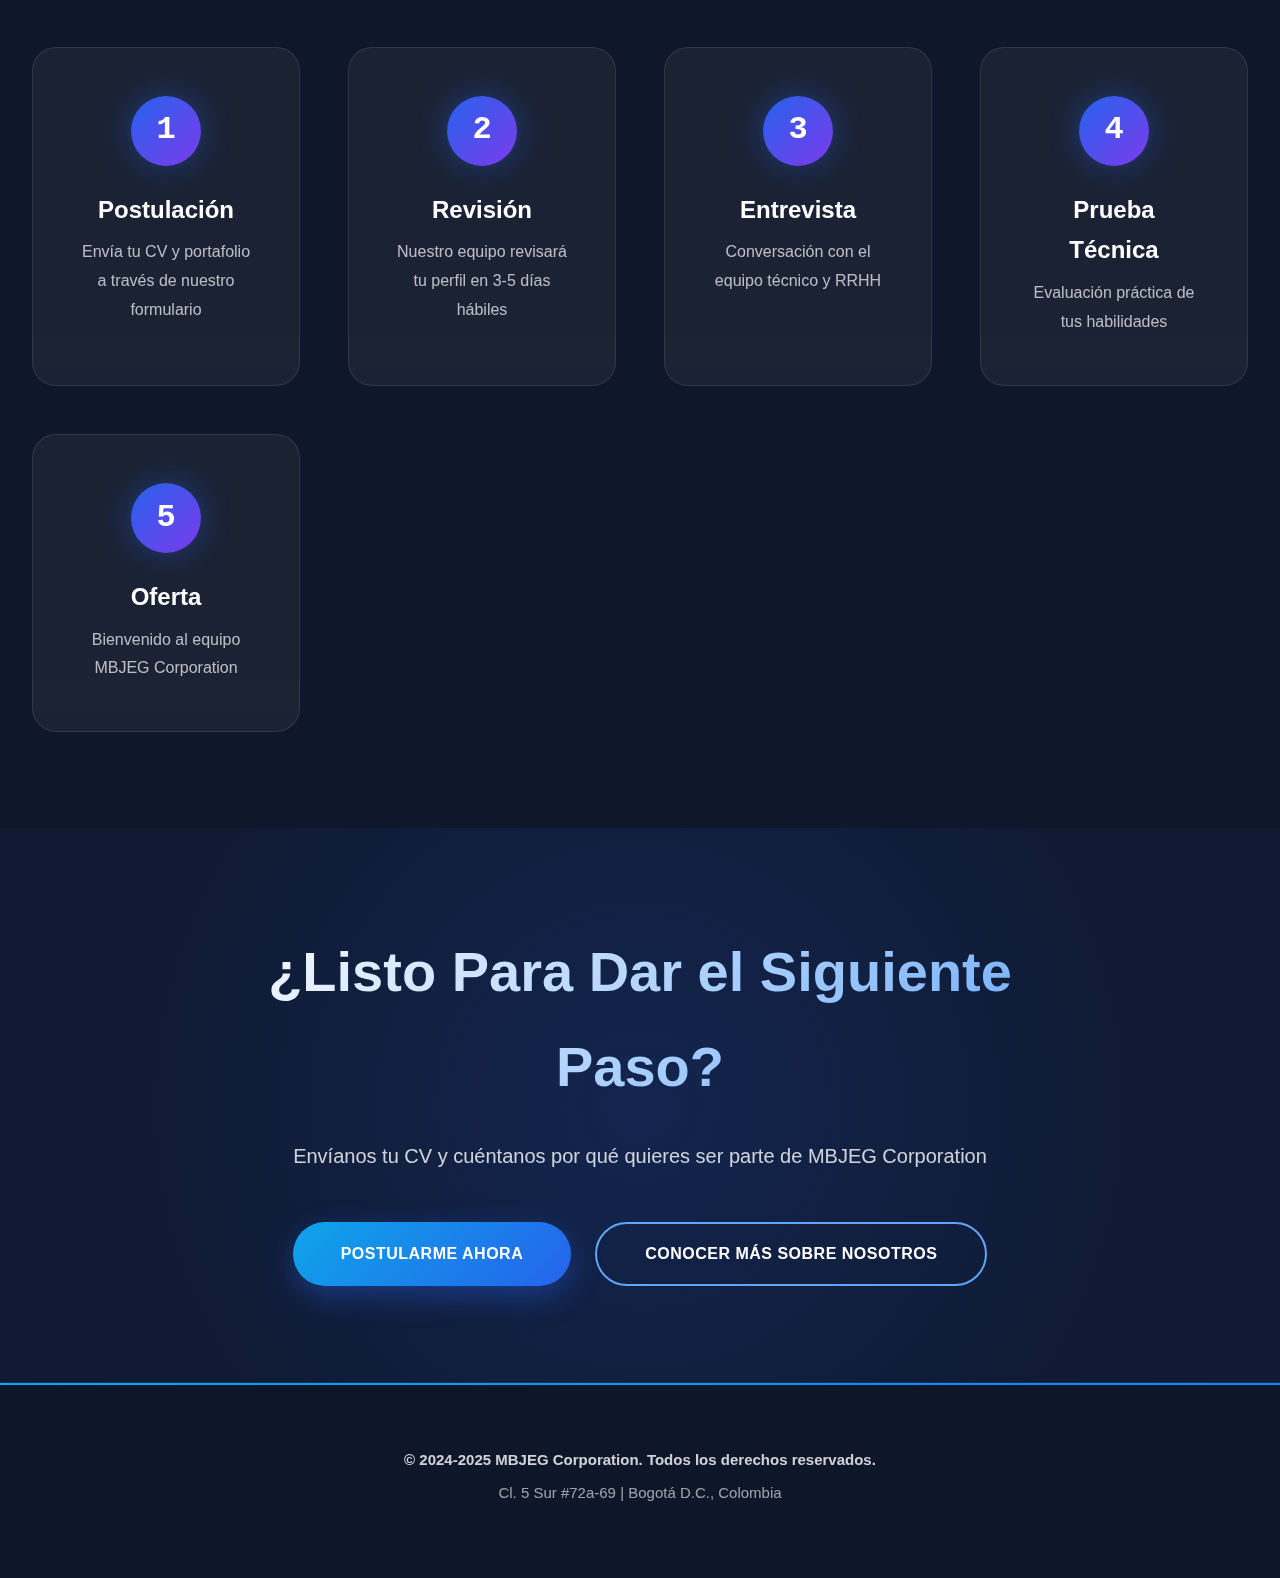
<file: Personal.html>
<!DOCTYPE html>
<html lang="es">
<head>
    <meta charset="UTF-8">
    <meta name="viewport" content="width=device-width, initial-scale=1.0">
    <title>Únete al Equipo - MBJEG Corporation</title>
    <link rel="stylesheet" href="Personal.css">
</head>
<body>
    <header class="header">
        <div class="container">
            <div class="logo-container">
                <div class="logo-placeholder">
                    <img src="ACTUALIZACION_LOGO_DE_EMPRESA.png" width="50px" height="50px">
                </div>
                <h1>MBJEG CORPORATION</h1>
            </div>
            <nav class="nav">
                <a href="index.html">Inicio</a>
                <a href="nosotros.html">Nosotros</a>
                <a href="servicios.html">Servicios</a>
                <a href="proyecto.html">Proyecto</a>
                <a href="contacto.html">Contacto</a>
                <a href="Personal.html">Personal</a> 
            </nav>
        </div>
    </header>

    <section class="hero-personal">
        <div class="container">
            <div class="hero-content">
                <h2>Construye Tu Futuro Con Nosotros</h2>
                <p>Únete a un equipo innovador donde tu talento y creatividad marcarán la diferencia</p>
            </div>
        </div>
    </section>

    <section class="intro-section">
        <div class="container">
            <div class="intro-content">
                <h2>¿Por Qué Trabajar en MBJEG Corporation?</h2>
                <p class="intro-text">En MBJEG Corporation no solo ofrecemos un trabajo, ofrecemos una experiencia transformadora. Somos una empresa joven, dinámica y con visión de futuro, donde cada miembro del equipo es protagonista de nuestra historia de éxito.</p>
            </div>
        </div>
    </section>

    <section class="beneficios-section">
        <div class="container">
            <h2 class="section-title">Beneficios y Ventajas</h2>
            <div class="beneficios-grid">
                <div class="beneficio-card">
                    <div class="beneficio-icon">🚀</div>
                    <h3>Crecimiento Acelerado</h3>
                    <p>Oportunidades reales de ascenso y desarrollo profesional. Tu talento no pasará desapercibido.</p>
                </div>

                <div class="beneficio-card">
                    <div class="beneficio-icon">💡</div>
                    <h3>Innovación Constante</h3>
                    <p>Trabaja con las últimas tecnologías y metodologías del sector. Siempre estamos a la vanguardia.</p>
                </div>

                <div class="beneficio-card">
                    <div class="beneficio-icon">🎯</div>
                    <h3>Proyectos Desafiantes</h3>
                    <p>Participa en proyectos reales que impactan negocios y transforman industrias.</p>
                </div>

                <div class="beneficio-card">
                    <div class="beneficio-icon">🤝</div>
                    <h3>Ambiente Colaborativo</h3>
                    <p>Trabaja en un entorno donde las ideas se valoran y el trabajo en equipo es fundamental.</p>
                </div>

                <div class="beneficio-card">
                    <div class="beneficio-icon">⚖️</div>
                    <h3>Balance Vida-Trabajo</h3>
                    <p>Horarios flexibles y modalidad híbrida para que puedas disfrutar de tu vida personal.</p>
                </div>

                <div class="beneficio-card">
                    <div class="beneficio-icon">📚</div>
                    <h3>Capacitación Continua</h3>
                    <p>Acceso a cursos, certificaciones y eventos que impulsen tu desarrollo profesional.</p>
                </div>

                <div class="beneficio-card">
                    <div class="beneficio-icon">💰</div>
                    <h3>Compensación Competitiva</h3>
                    <p>Salarios justos y competitivos del mercado, con bonos por desempeño.</p>
                </div>

                <div class="beneficio-card">
                    <div class="beneficio-icon">🌟</div>
                    <h3>Reconocimiento</h3>
                    <p>Tu esfuerzo y dedicación son valorados y recompensados constantemente.</p>
                </div>
            </div>
        </div>
    </section>

    <section class="cultura-section">
        <div class="container">
            <h2 class="section-title">Nuestra Cultura</h2>
            <div class="cultura-grid">
                <div class="cultura-item">
                    <div class="cultura-numero">01</div>
                    <h3>Mentalidad de Crecimiento</h3>
                    <p>Creemos en el aprendizaje continuo y en superar desafíos. Los errores son oportunidades para crecer.</p>
                </div>

                <div class="cultura-item">
                    <div class="cultura-numero">02</div>
                    <h3>Diversidad e Inclusión</h3>
                    <p>Valoramos la diversidad de pensamiento, experiencias y perspectivas. Todos son bienvenidos.</p>
                </div>

                <div class="cultura-item">
                    <div class="cultura-numero">03</div>
                    <h3>Transparencia Total</h3>
                    <p>Comunicación abierta y honesta en todos los niveles. Tu voz importa y será escuchada.</p>
                </div>

                <div class="cultura-item">
                    <div class="cultura-numero">04</div>
                    <h3>Pasión por la Excelencia</h3>
                    <p>Nos esforzamos por entregar la mejor calidad en cada proyecto, superando expectativas.</p>
                </div>
            </div>
        </div>
    </section>

    <section class="perfiles-section">
        <div class="container">
            <h2 class="section-title">Perfiles Que Buscamos</h2>
            <div class="perfiles-grid">
                <div class="perfil-card">
                    <div class="perfil-header">
                        <div class="perfil-icon">💻</div>
                        <h3>Desarrolladores</h3>
                    </div>
                    <ul class="perfil-lista">
                        <li>Frontend (React, Vue, Angular)</li>
                        <li>Backend (PHP, Node.js, Python)</li>
                        <li>Full Stack</li>
                        <li>Mobile (iOS, Android, React Native)</li>
                    </ul>
                </div>

                <div class="perfil-card">
                    <div class="perfil-header">
                        <div class="perfil-icon">🎨</div>
                        <h3>Diseñadores</h3>
                    </div>
                    <ul class="perfil-lista">
                        <li>UI/UX Designer</li>
                        <li>Diseñador Gráfico</li>
                        <li>Motion Graphics</li>
                        <li>Product Designer</li>
                    </ul>
                </div>

                <div class="perfil-card">
                    <div class="perfil-header">
                        <div class="perfil-icon">🗄️</div>
                        <h3>Data & Cloud</h3>
                    </div>
                    <ul class="perfil-lista">
                        <li>Database Administrator</li>
                        <li>Data Analyst</li>
                        <li>Cloud Engineer (AWS, Azure)</li>
                        <li>DevOps Engineer</li>
                    </ul>
                </div>

                <div class="perfil-card">
                    <div class="perfil-header">
                        <div class="perfil-icon">🔒</div>
                        <h3>Seguridad</h3>
                    </div>
                    <ul class="perfil-lista">
                        <li>Cybersecurity Analyst</li>
                        <li>Penetration Tester</li>
                        <li>Security Engineer</li>
                        <li>Compliance Specialist</li>
                    </ul>
                </div>
            </div>
        </div>
    </section>


    <section class="proceso-section">
        <div class="container">
            <h2 class="section-title">Proceso de Selección</h2>
            <div class="proceso-timeline">
                <div class="proceso-step">
                    <div class="step-numero">1</div>
                    <h3>Postulación</h3>
                    <p>Envía tu CV y portafolio a través de nuestro formulario</p>
                </div>

                <div class="proceso-step">
                    <div class="step-numero">2</div>
                    <h3>Revisión</h3>
                    <p>Nuestro equipo revisará tu perfil en 3-5 días hábiles</p>
                </div>

                <div class="proceso-step">
                    <div class="step-numero">3</div>
                    <h3>Entrevista</h3>
                    <p>Conversación con el equipo técnico y RRHH</p>
                </div>

                <div class="proceso-step">
                    <div class="step-numero">4</div>
                    <h3>Prueba Técnica</h3>
                    <p>Evaluación práctica de tus habilidades</p>
                </div>

                <div class="proceso-step">
                    <div class="step-numero">5</div>
                    <h3>Oferta</h3>
                    <p>Bienvenido al equipo MBJEG Corporation</p>
                </div>
            </div>
        </div>
    </section>

    <section class="cta-section">
        <div class="container">
            <div class="cta-content">
                <h2>¿Listo Para Dar el Siguiente Paso?</h2>
                <p>Envíanos tu CV y cuéntanos por qué quieres ser parte de MBJEG Corporation</p>
                <div class="cta-buttons">
                    <a href="contacto.html" class="btn btn-primary">Postularme Ahora</a>
                    <a href="nosotros.html" class="btn btn-secondary">Conocer Más Sobre Nosotros</a>
                </div>
            </div>
        </div>
    </section>

    <footer class="footer">
        <div class="container">
            <p>&copy; 2024-2025 MBJEG Corporation. Todos los derechos reservados.</p>
            <p>Cl. 5 Sur #72a-69 | Bogotá D.C., Colombia</p>
        </div>
    </footer>
</body>
</html>
</file>
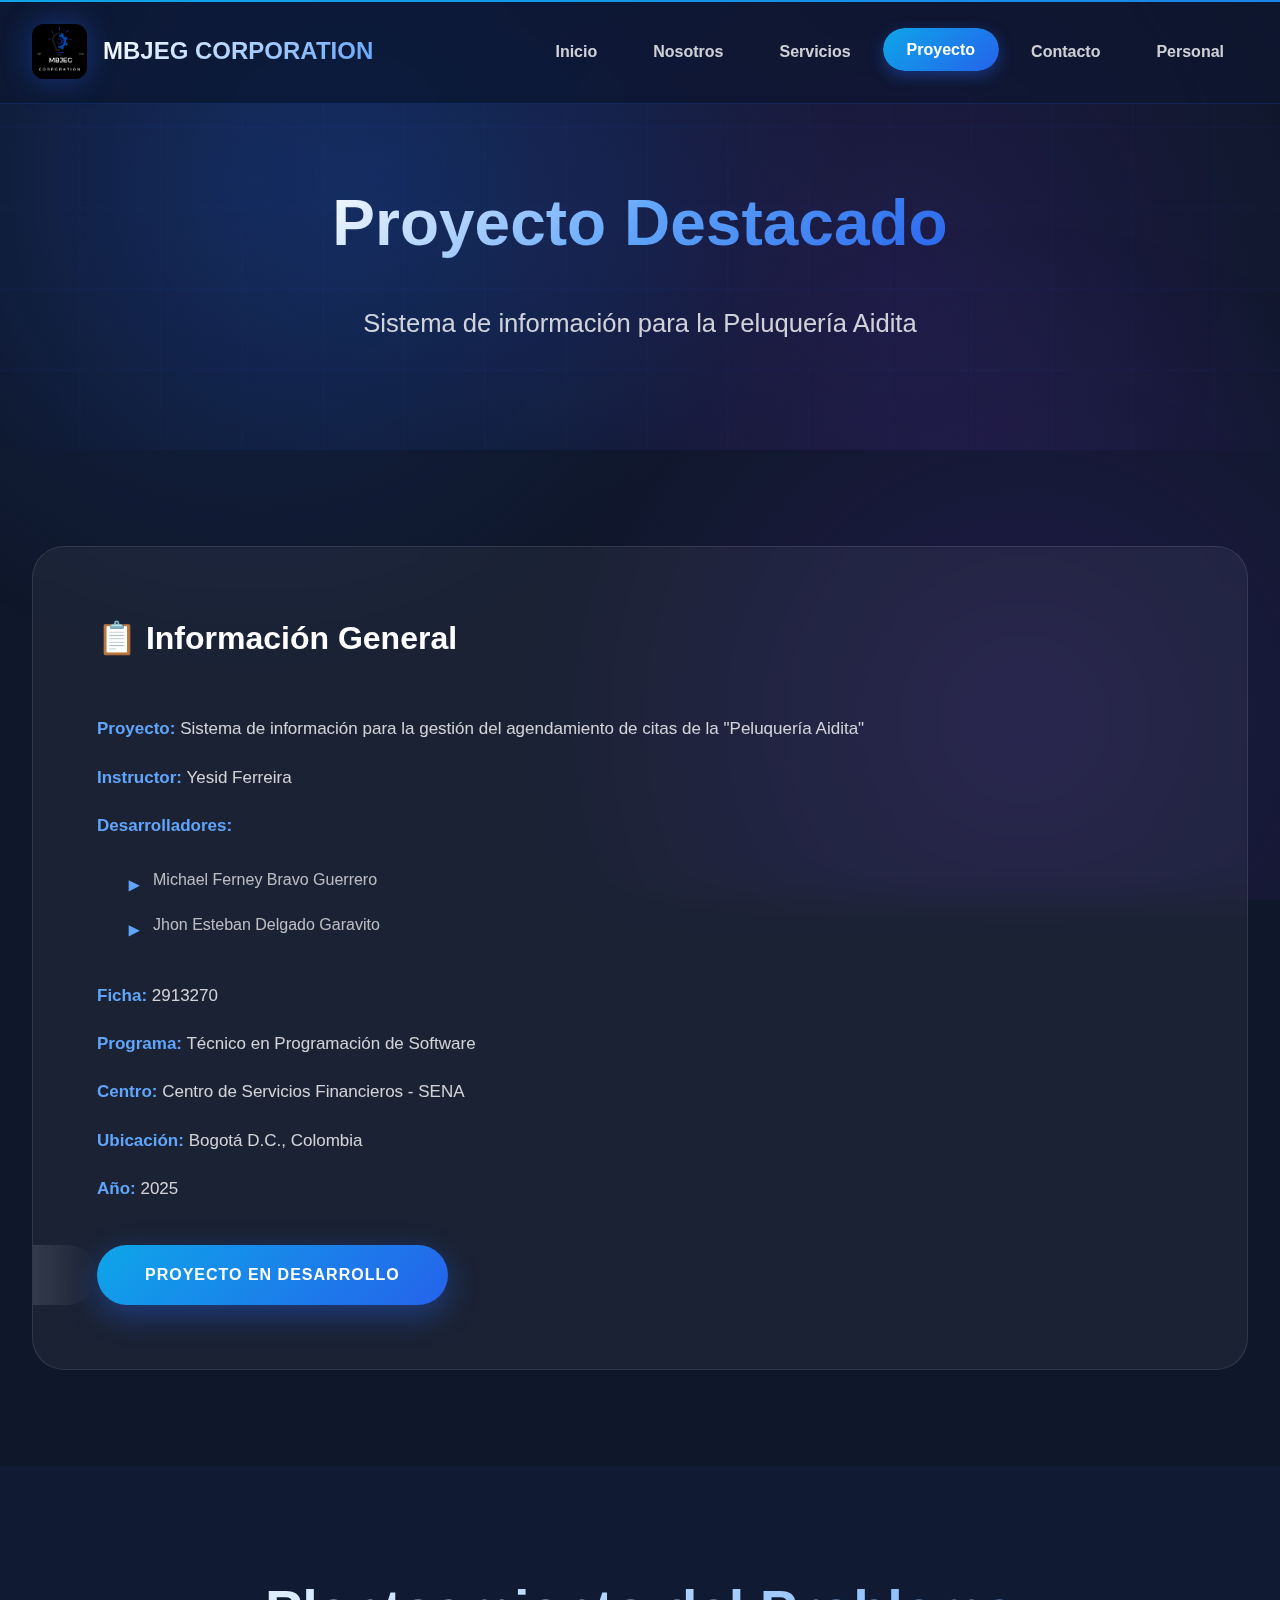
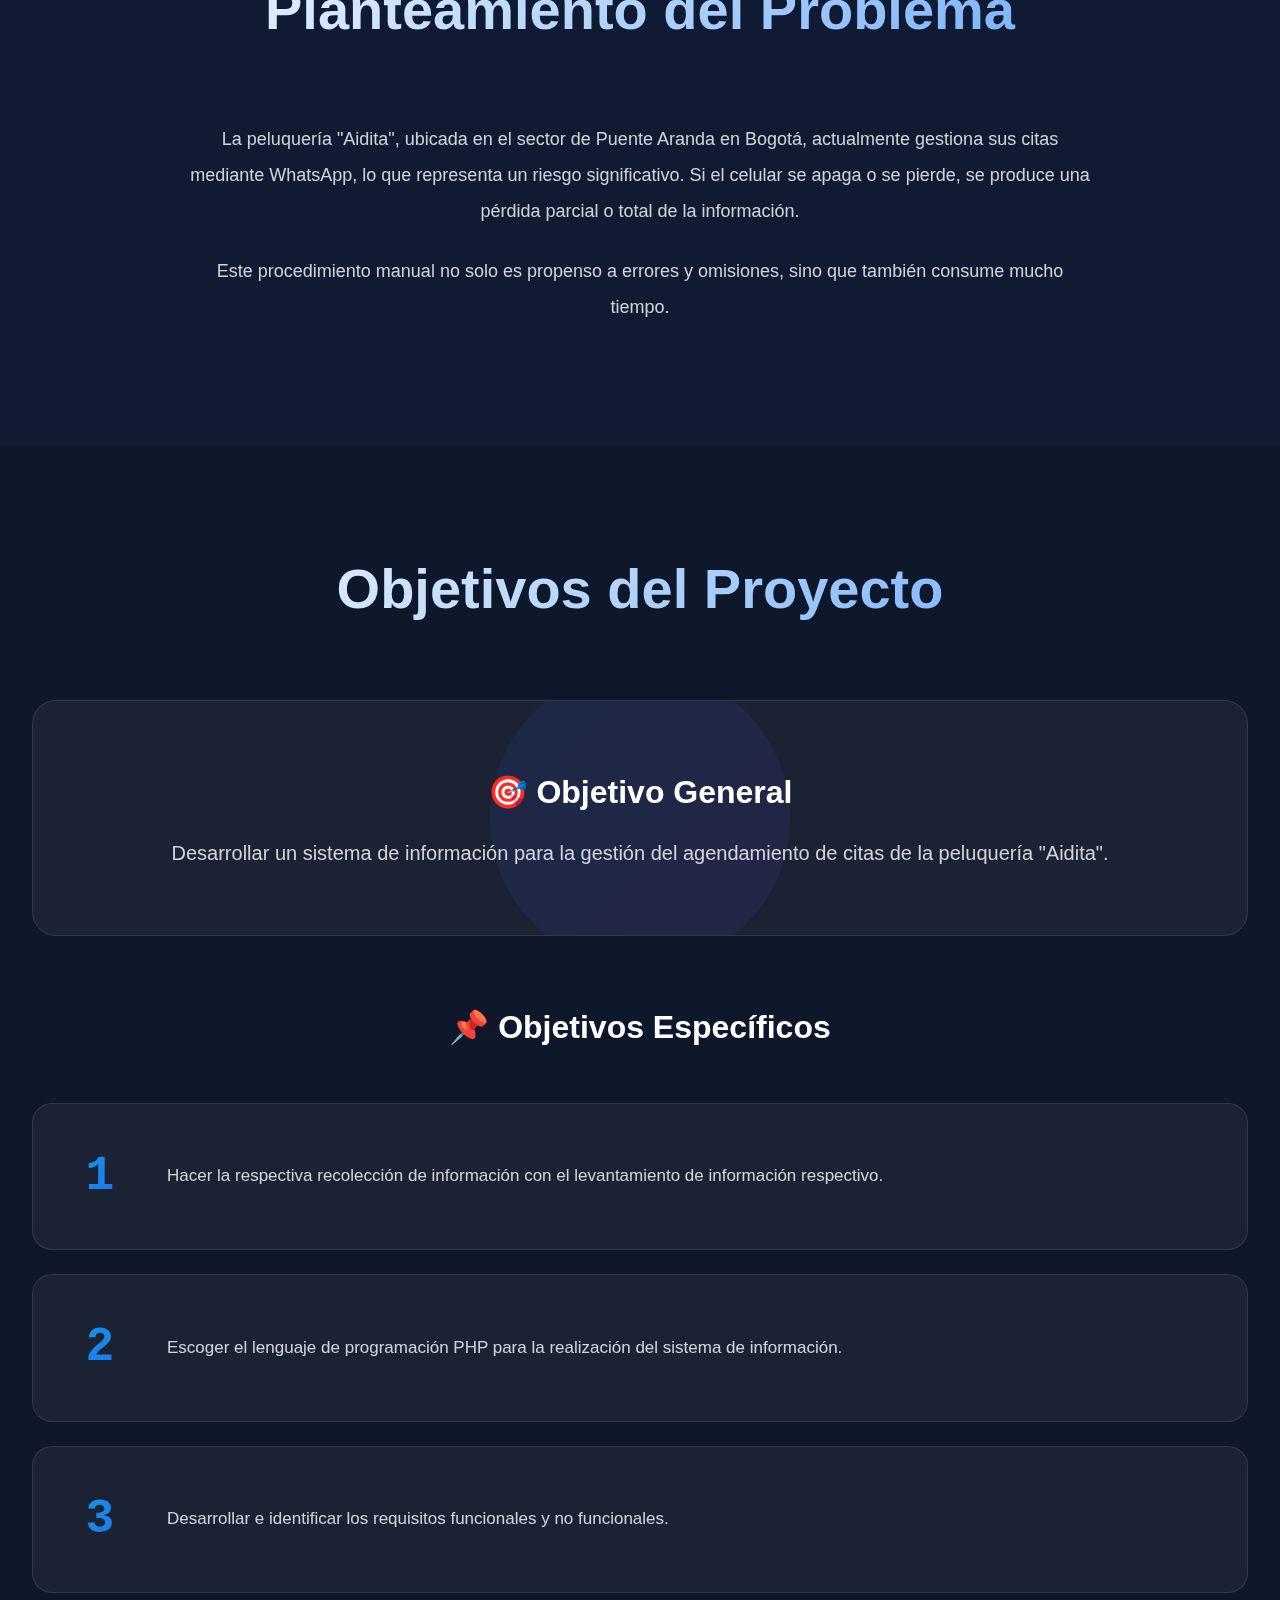
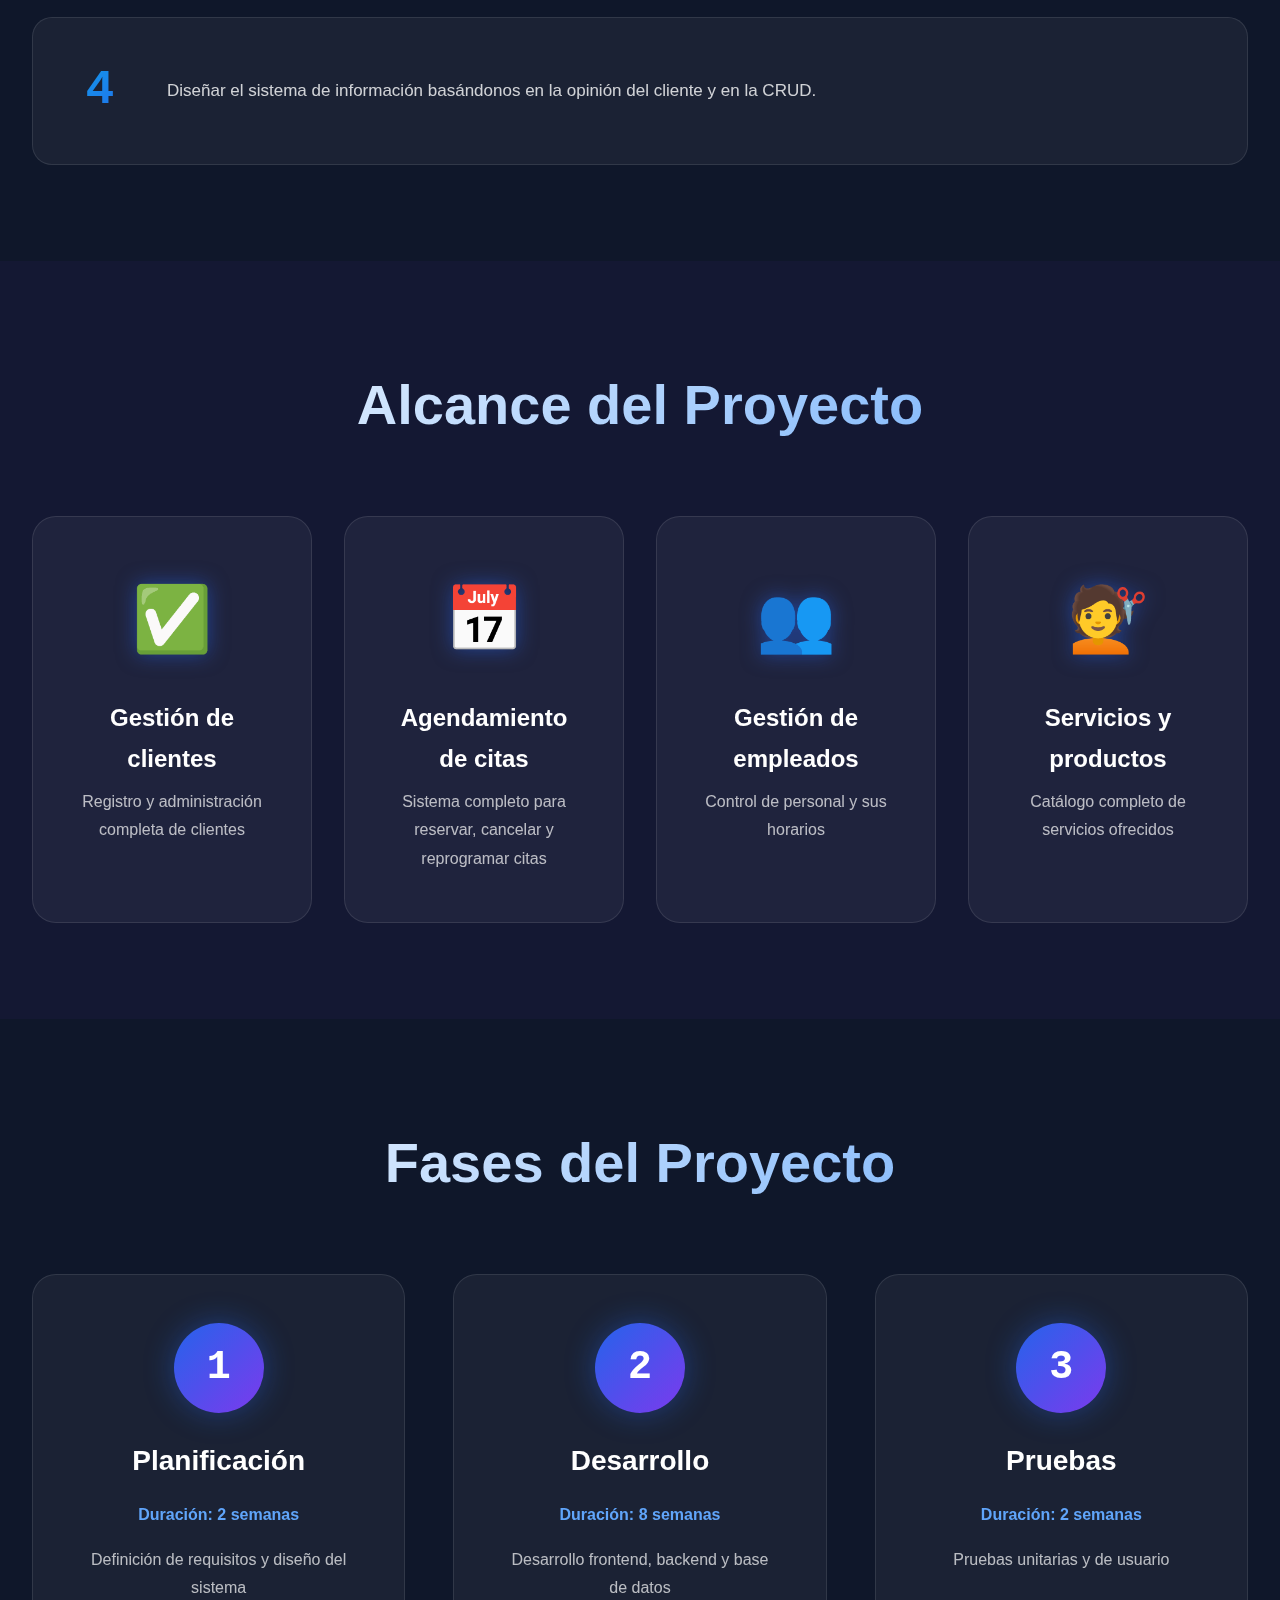
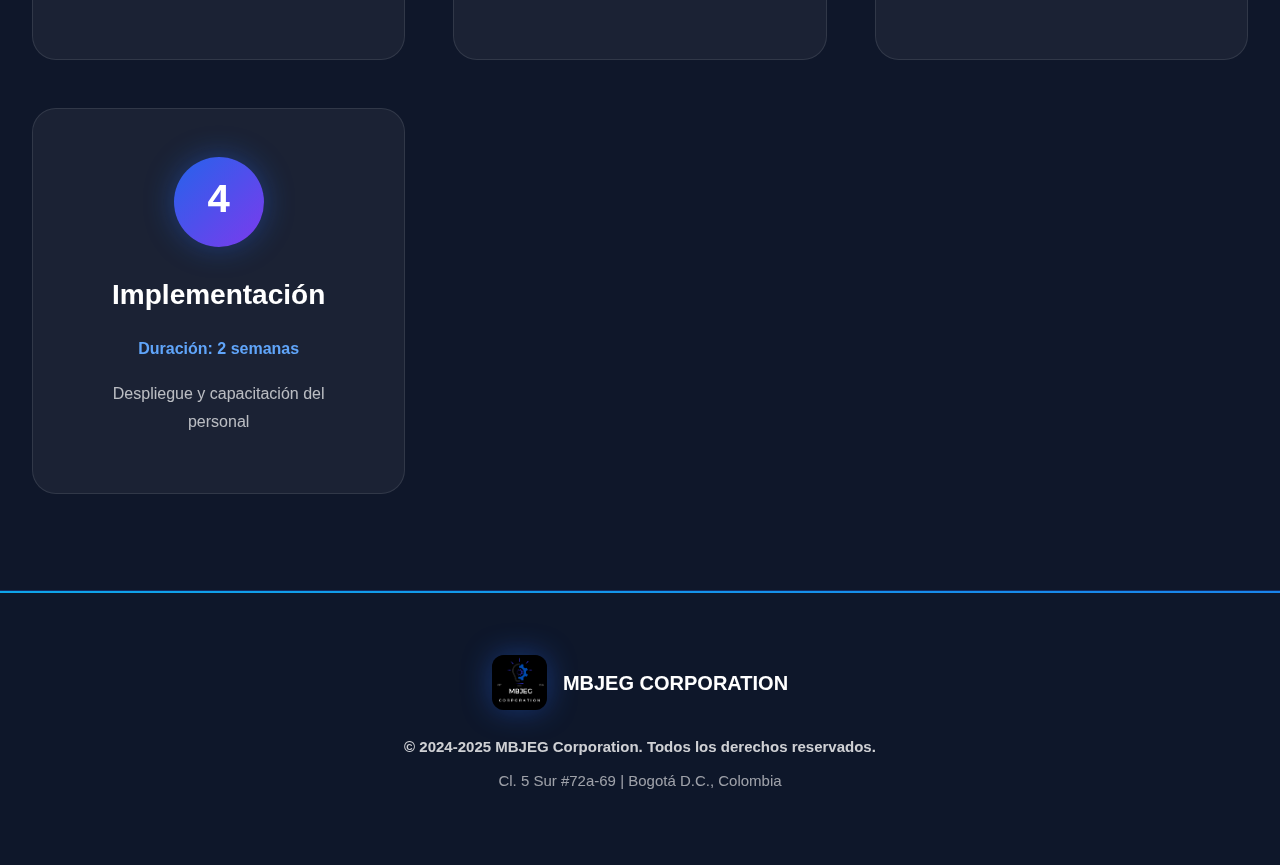
<file: Proyecto.html>
<!DOCTYPE html>
<html lang="es">
<head>
    <meta charset="UTF-8">
    <meta name="viewport" content="width=device-width, initial-scale=1.0">
    <title>Proyecto - MBJEG Corporation</title>
    <link rel="stylesheet" href="Proyectos.css">
</head>
<body>
    
    <header>
        <div class="container">
            <div class="logo">
                <img src="ACTUALIZACION_LOGO_DE_EMPRESA.png" width="50px" heigth="50px">
                <h1>MBJEG CORPORATION</h1>
            </div>
            <nav>
                <a href="index.html">Inicio</a>
                <a href="nosotros.html">Nosotros</a>
                <a href="servicios.html">Servicios</a>
                <a href="proyecto.html" class="active">Proyecto</a>
                <a href="contacto.html">Contacto</a>
                <a href="Personal.html">Personal</a> 
            </nav>
        </div>
    </header>


    <section class="titulo-pagina">
        <div class="container">
            <h2>Proyecto Destacado</h2>
            <p>Sistema de información para la Peluquería Aidita</p>
        </div>
    </section>

    <section class="info-proyecto">
        <div class="container">
            <div class="caja-info">
                <h3>📋 Información General</h3>
                <p><strong>Proyecto:</strong> Sistema de información para la gestión del agendamiento de citas de la "Peluquería Aidita"</p>
                <p><strong>Instructor:</strong> Yesid Ferreira</p>
                <p><strong>Desarrolladores:</strong></p>
                <ul>
                    <li>Michael Ferney Bravo Guerrero</li>
                    <li>Jhon Esteban Delgado Garavito</li>
                </ul>
                <p><strong>Ficha:</strong> 2913270</p>
                <p><strong>Programa:</strong> Técnico en Programación de Software</p>
                <p><strong>Centro:</strong> Centro de Servicios Financieros - SENA</p>
                <p><strong>Ubicación:</strong> Bogotá D.C., Colombia</p>
                <p><strong>Año:</strong> 2025</p>
                <a href="../../../../../../Proyecto_pagina/Aidita/Vista/PHP/6.INDEX/Index.php">PROYECTO EN DESARROLLO</a>
            </div>
        </div>
    </section>

    <!-- PROBLEMA -->
    <section class="problema">
        <div class="container">
            <h2>Planteamiento del Problema</h2>
            <p>La peluquería "Aidita", ubicada en el sector de Puente Aranda en Bogotá, actualmente gestiona sus citas mediante WhatsApp, lo que representa un riesgo significativo. Si el celular se apaga o se pierde, se produce una pérdida parcial o total de la información.</p>
            <p>Este procedimiento manual no solo es propenso a errores y omisiones, sino que también consume mucho tiempo.</p>
        </div>
    </section>

    <!-- OBJETIVOS -->
    <section class="objetivos">
        <div class="container">
            <h2>Objetivos del Proyecto</h2>
            <div class="objetivo-principal">
                <h3>🎯 Objetivo General</h3>
                <p>Desarrollar un sistema de información para la gestión del agendamiento de citas de la peluquería "Aidita".</p>
            </div>
            <div class="objetivos-especificos">
                <h3>📌 Objetivos Específicos</h3>
                <div class="lista-objetivos">
                    <div class="objetivo-item">
                        <span class="numero">1</span>
                        <p>Hacer la respectiva recolección de información con el levantamiento de información respectivo.</p>
                    </div>
                    <div class="objetivo-item">
                        <span class="numero">2</span>
                        <p>Escoger el lenguaje de programación PHP para la realización del sistema de información.</p>
                    </div>
                    <div class="objetivo-item">
                        <span class="numero">3</span>
                        <p>Desarrollar e identificar los requisitos funcionales y no funcionales.</p>
                    </div>
                    <div class="objetivo-item">
                        <span class="numero">4</span>
                        <p>Diseñar el sistema de información basándonos en la opinión del cliente y en la CRUD.</p>
                    </div>
                </div>
            </div>
        </div>
    </section>

    <!-- ALCANCE -->
    <section class="alcance">
        <div class="container">
            <h2>Alcance del Proyecto</h2>
            <div class="grid-alcance">
                <div class="alcance-item">
                    <div class="icono-alcance">✅</div>
                    <h4>Gestión de clientes</h4>
                    <p>Registro y administración completa de clientes</p>
                </div>
                <div class="alcance-item">
                    <div class="icono-alcance">📅</div>
                    <h4>Agendamiento de citas</h4>
                    <p>Sistema completo para reservar, cancelar y reprogramar citas</p>
                </div>
                <div class="alcance-item">
                    <div class="icono-alcance">👥</div>
                    <h4>Gestión de empleados</h4>
                    <p>Control de personal y sus horarios</p>
                </div>
                <div class="alcance-item">
                    <div class="icono-alcance">💇</div>
                    <h4>Servicios y productos</h4>
                    <p>Catálogo completo de servicios ofrecidos</p>
                </div>
            </div>
        </div>
    </section>

    <!-- FASES -->
    <section class="fases">
        <div class="container">
            <h2>Fases del Proyecto</h2>
            <div class="timeline">
                <div class="fase">
                    <div class="fase-numero">1</div>
                    <h3>Planificación</h3>
                    <p>Duración: 2 semanas</p>
                    <p>Definición de requisitos y diseño del sistema</p>
                </div>
                <div class="fase">
                    <div class="fase-numero">2</div>
                    <h3>Desarrollo</h3>
                    <p>Duración: 8 semanas</p>
                    <p>Desarrollo frontend, backend y base de datos</p>
                </div>
                <div class="fase">
                    <div class="fase-numero">3</div>
                    <h3>Pruebas</h3>
                    <p>Duración: 2 semanas</p>
                    <p>Pruebas unitarias y de usuario</p>
                </div>
                <div class="fase">
                    <div class="fase-numero">4</div>
                    <h3>Implementación</h3>
                    <p>Duración: 2 semanas</p>
                    <p>Despliegue y capacitación del personal</p>
                </div>
            </div>
        </div>
    </section>

    <!-- FOOTER -->
    <footer>
        <div class="container">
            <div class="logo-footer">
                <img src="ACTUALIZACION_LOGO_DE_EMPRESA.png" width="50px" heigth="50px">
                <span>MBJEG CORPORATION</span>
            </div>
            <p>&copy; 2024-2025 MBJEG Corporation. Todos los derechos reservados.</p>
            <p>Cl. 5 Sur #72a-69 | Bogotá D.C., Colombia</p>
        </div>
    </footer>
</body>
</html>
</file>
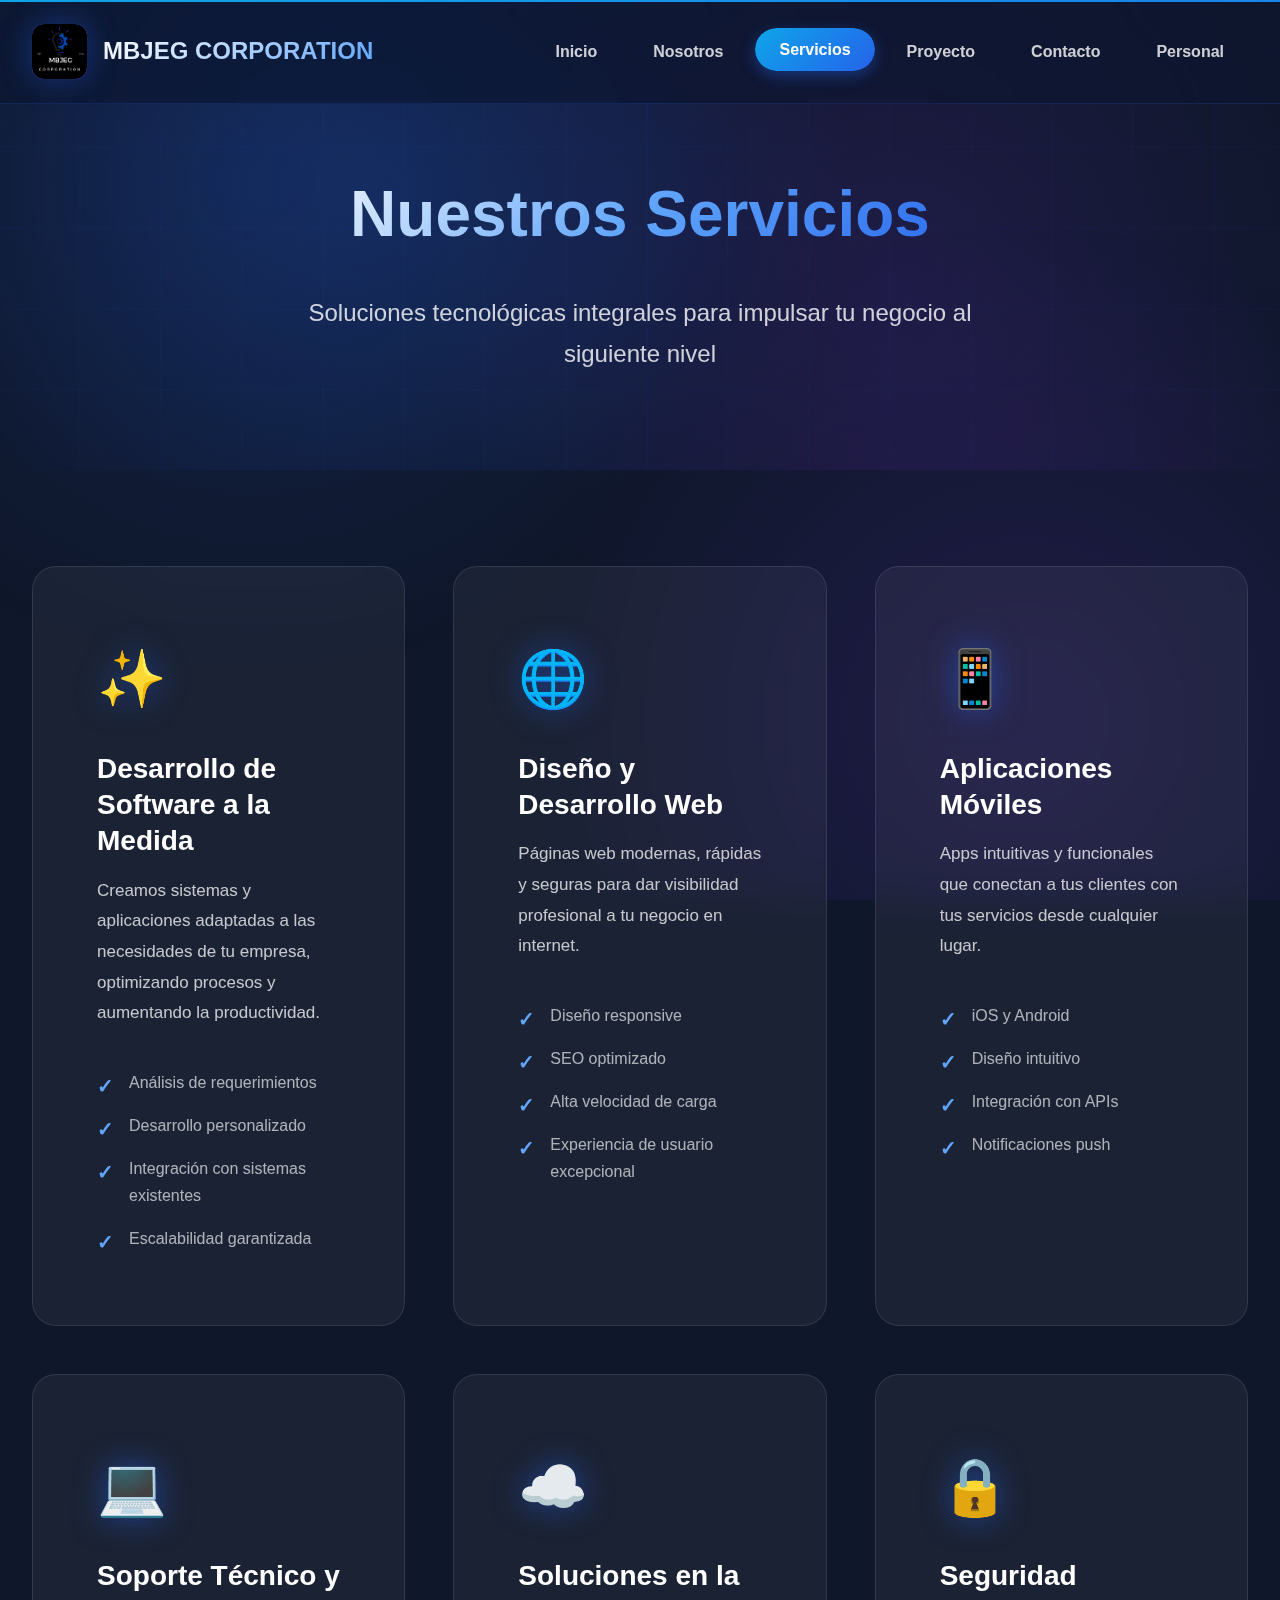
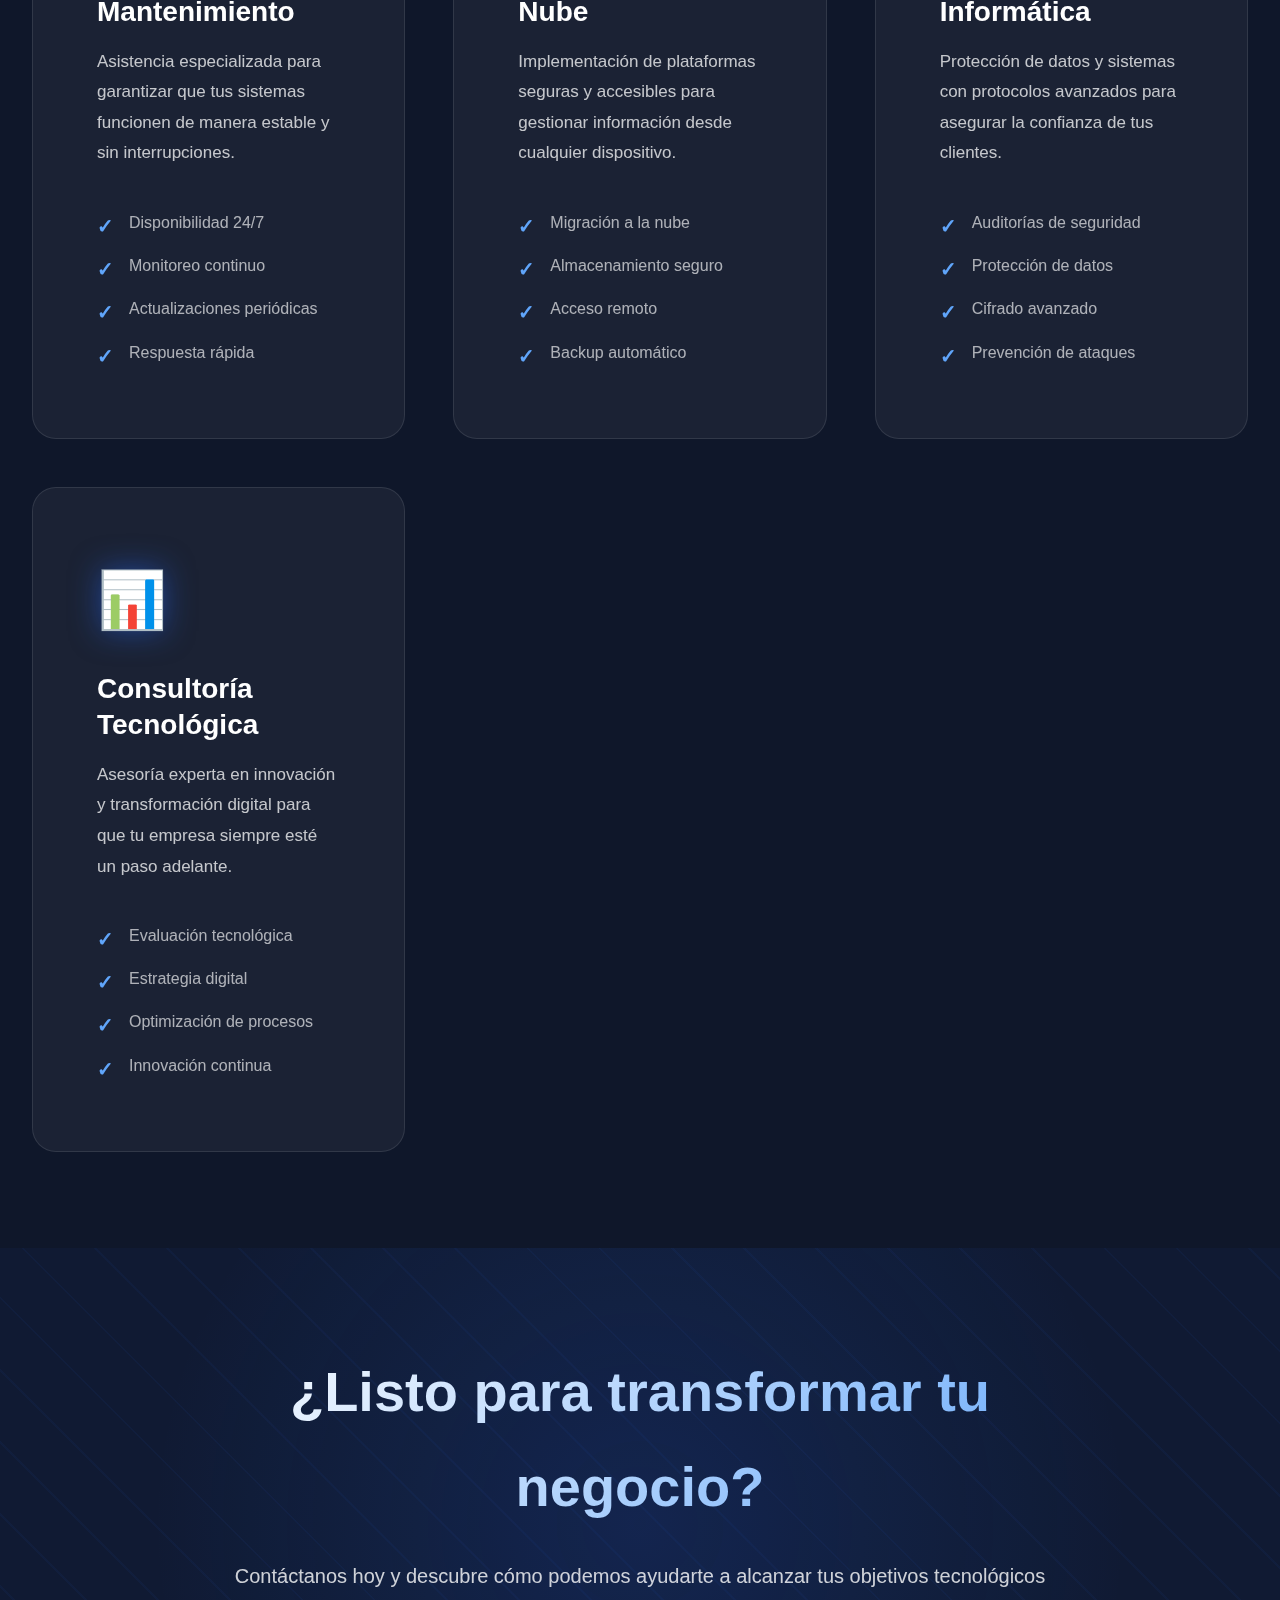
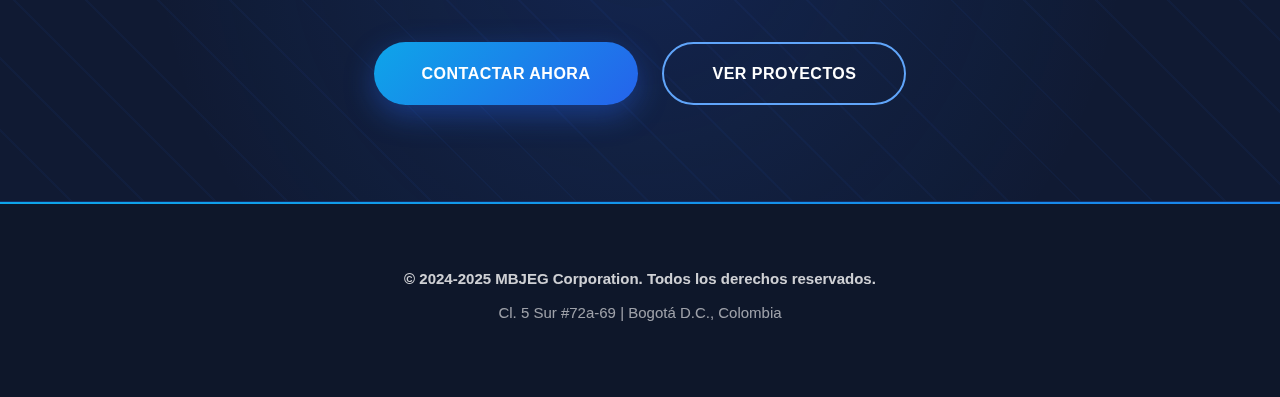
<file: Servicios.html>
<!DOCTYPE html>
<html lang="es">
<head>
    <meta charset="UTF-8">
    <meta name="viewport" content="width=device-width, initial-scale=1.0">
    <title>Servicios - MBJEG Corporation</title>
    <link rel="stylesheet" href="Servicios.css">
</head>
<body>
    <header class="header">
        <div class="container">
            <div class="logo-container">
                <div class="logo-placeholder">
                    <img src="ACTUALIZACION_LOGO_DE_EMPRESA.png" width="50px" heigth="50px">
                </div>
                <h1>MBJEG CORPORATION</h1>
            </div>
            <nav class="nav">
                <a href="index.html">Inicio</a>
                <a href="nosotros.html">Nosotros</a>
                <a href="servicios.html" class="active">Servicios</a>
                <a href="Proyecto.html">Proyecto</a>
                <a href="Contacto.html">Contacto</a>
                <a href="Personal.html">Personal</a> 
            </nav>
        </div>
    </header>

    <section class="hero hero-small">
        <div class="container">
            <div class="hero-content">
                <h2>Nuestros Servicios</h2>
                <p>Soluciones tecnológicas integrales para impulsar tu negocio al siguiente nivel</p>
            </div>
        </div>
    </section>

    <section class="services-section">
        <div class="container">
            <div class="services-grid">
     
                <div class="service-card">
                    <div class="service-icon">✨</div>
                    <h3>Desarrollo de Software a la Medida</h3>
                    <p>Creamos sistemas y aplicaciones adaptadas a las necesidades de tu empresa, optimizando procesos y aumentando la productividad.</p>
                    <ul class="service-features">
                        <li>Análisis de requerimientos</li>
                        <li>Desarrollo personalizado</li>
                        <li>Integración con sistemas existentes</li>
                        <li>Escalabilidad garantizada</li>
                    </ul>
                </div>


                <div class="service-card">
                    <div class="service-icon">🌐</div>
                    <h3>Diseño y Desarrollo Web</h3>
                    <p>Páginas web modernas, rápidas y seguras para dar visibilidad profesional a tu negocio en internet.</p>
                    <ul class="service-features">
                        <li>Diseño responsive</li>
                        <li>SEO optimizado</li>
                        <li>Alta velocidad de carga</li>
                        <li>Experiencia de usuario excepcional</li>
                    </ul>
                </div>

   
                <div class="service-card">
                    <div class="service-icon">📱</div>
                    <h3>Aplicaciones Móviles</h3>
                    <p>Apps intuitivas y funcionales que conectan a tus clientes con tus servicios desde cualquier lugar.</p>
                    <ul class="service-features">
                        <li>iOS y Android</li>
                        <li>Diseño intuitivo</li>
                        <li>Integración con APIs</li>
                        <li>Notificaciones push</li>
                    </ul>
                </div>

   
                <div class="service-card">
                    <div class="service-icon">💻</div>
                    <h3>Soporte Técnico y Mantenimiento</h3>
                    <p>Asistencia especializada para garantizar que tus sistemas funcionen de manera estable y sin interrupciones.</p>
                    <ul class="service-features">
                        <li>Disponibilidad 24/7</li>
                        <li>Monitoreo continuo</li>
                        <li>Actualizaciones periódicas</li>
                        <li>Respuesta rápida</li>
                    </ul>
                </div>

         
                <div class="service-card">
                    <div class="service-icon">☁️</div>
                    <h3>Soluciones en la Nube</h3>
                    <p>Implementación de plataformas seguras y accesibles para gestionar información desde cualquier dispositivo.</p>
                    <ul class="service-features">
                        <li>Migración a la nube</li>
                        <li>Almacenamiento seguro</li>
                        <li>Acceso remoto</li>
                        <li>Backup automático</li>
                    </ul>
                </div>

      
                <div class="service-card">
                    <div class="service-icon">🔒</div>
                    <h3>Seguridad Informática</h3>
                    <p>Protección de datos y sistemas con protocolos avanzados para asegurar la confianza de tus clientes.</p>
                    <ul class="service-features">
                        <li>Auditorías de seguridad</li>
                        <li>Protección de datos</li>
                        <li>Cifrado avanzado</li>
                        <li>Prevención de ataques</li>
                    </ul>
                </div>


                <div class="service-card">
                    <div class="service-icon">📊</div>
                    <h3>Consultoría Tecnológica</h3>
                    <p>Asesoría experta en innovación y transformación digital para que tu empresa siempre esté un paso adelante.</p>
                    <ul class="service-features">
                        <li>Evaluación tecnológica</li>
                        <li>Estrategia digital</li>
                        <li>Optimización de procesos</li>
                        <li>Innovación continua</li>
                    </ul>
                </div>
            </div>
        </div>
    </section>

    <section class="cta-section">
        <div class="container">
            <div class="cta-content">
                <h2>¿Listo para transformar tu negocio?</h2>
                <p>Contáctanos hoy y descubre cómo podemos ayudarte a alcanzar tus objetivos tecnológicos</p>
                <div class="cta-buttons">
                    <a href="contacto.html" class="btn btn-primary">Contactar ahora</a>
                    <a href="proyecto.html" class="btn btn-secondary">Ver proyectos</a>
                </div>
            </div>
        </div>
    </section>

    <footer class="footer">
        <div class="container">
            <p>&copy; 2024-2025 MBJEG Corporation. Todos los derechos reservados.</p>
            <p>Cl. 5 Sur #72a-69 | Bogotá D.C., Colombia</p>
        </div>
    </footer>
</body>
</html>
</file>
<file: Index.css>
:root {
  /* Colores principales */
  --primary-blue: #2563eb;
  --dark-blue: #1e40af;
  --light-blue: #3b82f6;
  --accent-blue: #60a5fa;
  --electric-blue: #0ea5e9;
  --purple: #7c3aed;
  --black: #0f172a;
  --dark-gray: #1e293b;
  --gray: #475569;
  --light-gray: #cbd5e1;
  --white: #ffffff;
  --background: #f8fafc;
  
  /* Gradientes innovadores */
  --gradient-primary: linear-gradient(135deg, #2563eb 0%, #7c3aed 100%);
  --gradient-accent: linear-gradient(135deg, #0ea5e9 0%, #2563eb 100%);
  --gradient-dark: linear-gradient(135deg, #0f172a 0%, #1e40af 100%);
  --gradient-glass: linear-gradient(135deg, rgba(255,255,255,0.1) 0%, rgba(255,255,255,0.05) 100%);
  
  /* Tipografía */
  --font-family: 'Inter', -apple-system, BlinkMacSystemFont, 'Segoe UI', Roboto, Oxygen, Ubuntu, Cantarell, sans-serif;
  --font-mono: 'JetBrains Mono', 'Fira Code', 'Courier New', monospace;
  
  /* Espaciado */
  --spacing-xs: 0.25rem;
  --spacing-sm: 0.5rem;
  --spacing-md: 1rem;
  --spacing-lg: 1.5rem;
  --spacing-xl: 2rem;
  --spacing-2xl: 3rem;
  --spacing-3xl: 4rem;
  --spacing-4xl: 6rem;
  
  /* Sombras mejoradas */
  --shadow-glow: 0 0 30px rgba(37, 99, 235, 0.4);
  --shadow-glow-lg: 0 0 60px rgba(37, 99, 235, 0.5);
  --shadow-card: 0 20px 40px rgba(15, 23, 42, 0.15);
  --shadow-card-hover: 0 30px 60px rgba(15, 23, 42, 0.25);
  
  /* Transiciones */
  --transition: all 0.4s cubic-bezier(0.4, 0, 0.2, 1);
  --transition-bounce: all 0.6s cubic-bezier(0.68, -0.55, 0.265, 1.55);
  
  /* Bordes */
  --border-radius-sm: 8px;
  --border-radius-md: 12px;
  --border-radius-lg: 16px;
  --border-radius-xl: 20px;
  --border-radius-2xl: 24px;
  --border-radius-3xl: 32px;
}


* {
  margin: 0;
  padding: 0;
  box-sizing: border-box;
}

html {
  scroll-behavior: smooth;
  font-size: 16px;
}

body {
  font-family: var(--font-family);
  font-size: 1rem;
  line-height: 1.7;
  color: var(--gray);
  background: var(--black);
  overflow-x: hidden;
  position: relative;
  -webkit-font-smoothing: antialiased;
  -moz-osx-font-smoothing: grayscale;
}


body::before {
  content: '';
  position: fixed;
  top: 0;
  left: 0;
  width: 100%;
  height: 100%;
  background: 
    radial-gradient(circle at 20% 20%, rgba(37, 99, 235, 0.15) 0%, transparent 40%),
    radial-gradient(circle at 80% 80%, rgba(124, 58, 237, 0.15) 0%, transparent 40%),
    radial-gradient(circle at 50% 50%, rgba(14, 165, 233, 0.1) 0%, transparent 50%);
  z-index: -1;
  animation: morphBackground 20s ease-in-out infinite;
}

@keyframes morphBackground {
  0%, 100% { 
    transform: scale(1) rotate(0deg);
    opacity: 0.8;
  }
  50% { 
    transform: scale(1.1) rotate(180deg);
    opacity: 1;
  }
}


/* ========== HEADER GLASSMORPHISM ========== */
.header {
  background: rgba(15, 23, 42, 0.8);
  backdrop-filter: blur(20px) saturate(180%);
  border-bottom: 1px solid rgba(37, 99, 235, 0.2);
  position: fixed;
  top: 0;
  left: 0;
  right: 0;
  z-index: 1000;
  transition: var(--transition);
}

.header::before {
  content: '';
  position: absolute;
  top: 0;
  left: 0;
  right: 0;
  height: 2px;
  background: var(--gradient-accent);
  background-size: 200% 100%;
  animation: shimmerLine 3s infinite;
}

@keyframes shimmerLine {
  0%, 100% { background-position: 0% 0%; }
  50% { background-position: 100% 0%; }
}

.header .container {
  display: flex;
  align-items: center;
  justify-content: space-between;
  padding: var(--spacing-lg) var(--spacing-xl);
}

.logo-container {
  display: flex;
  align-items: center;
  gap: var(--spacing-md);
  cursor: pointer;
  transition: var(--transition);
}

.logo-container:hover {
  transform: translateY(-2px);
}

.logo-placeholder {
  width: 55px;
  height: 55px;
  background: var(--gradient-primary);
  border-radius: var(--border-radius-md);
  display: flex;
  align-items: center;
  justify-content: center;
  position: relative;
  overflow: hidden;
  box-shadow: var(--shadow-glow);
}

.logo-placeholder img {
  width: 100%;
  height: 100%;
  object-fit: cover;
  border-radius: var(--border-radius-md);
}

.logo-placeholder::before {
  content: '';
  position: absolute;
  inset: -50%;
  background: conic-gradient(from 0deg, transparent, rgba(255,255,255,0.3), transparent 30deg);
  animation: rotate360 4s linear infinite;
}

@keyframes rotate360 {
  100% { transform: rotate(360deg); }
}

.logo-container h1 {
  font-size: 1.5rem;
  font-weight: 900;
  background: linear-gradient(135deg, #fff, var(--accent-blue));
  -webkit-background-clip: text;
  -webkit-text-fill-color: transparent;
  background-clip: text;
  letter-spacing: -0.5px;
}

.nav {
  display: flex;
  gap: var(--spacing-sm);
}

.nav a {
  text-decoration: none;
  color: rgba(255, 255, 255, 0.8);
  font-weight: 600;
  padding: var(--spacing-sm) var(--spacing-lg);
  border-radius: 50px;
  transition: var(--transition);
  position: relative;
  overflow: hidden;
}

.nav a::before {
  content: '';
  position: absolute;
  inset: 0;
  background: var(--gradient-accent);
  opacity: 0;
  transition: var(--transition);
  border-radius: 50px;
  z-index: -1;
}

.nav a:hover::before,
.nav a.active::before {
  opacity: 1;
}

.nav a:hover,
.nav a.active {
  color: var(--white);
  transform: translateY(-2px);
  box-shadow: 0 5px 15px rgba(37, 99, 235, 0.4);
}

/* ========== HERO FUTURISTA ========== */
.hero {
  min-height: 100vh;
  display: flex;
  align-items: center;
  justify-content: center;
  padding: 140px 0 var(--spacing-4xl);
  position: relative;
  overflow: hidden;
  background: 
    radial-gradient(circle at 30% 40%, rgba(37, 99, 235, 0.2) 0%, transparent 50%),
    radial-gradient(circle at 70% 60%, rgba(124, 58, 237, 0.15) 0%, transparent 50%);
}

.hero::before {
  content: '';
  position: absolute;
  top: 0;
  left: 0;
  width: 100%;
  height: 100%;
  background: 
    repeating-linear-gradient(
      90deg,
      transparent,
      transparent 79px,
      rgba(37, 99, 235, 0.1) 79px,
      rgba(37, 99, 235, 0.1) 81px
    ),
    repeating-linear-gradient(
      0deg,
      transparent,
      transparent 79px,
      rgba(37, 99, 235, 0.1) 79px,
      rgba(37, 99, 235, 0.1) 81px
    );
  animation: gridMove 30s linear infinite;
  opacity: 0.3;
}

@keyframes gridMove {
  0% { transform: translate(0, 0); }
  100% { transform: translate(80px, 80px); }
}

.hero-content {
  text-align: center;
  max-width: 1000px;
  margin: 0 auto;
  position: relative;
  z-index: 1;
}

.hero-content h2 {
  font-size: clamp(2.5rem, 8vw, 5rem);
  font-weight: 900;
  background: linear-gradient(135deg, #fff 0%, var(--accent-blue) 50%, var(--primary-blue) 100%);
  -webkit-background-clip: text;
  -webkit-text-fill-color: transparent;
  background-clip: text;
  margin-bottom: var(--spacing-lg);
  line-height: 1.1;
  letter-spacing: -2px;
  animation: fadeInUp 0.8s ease-out;
}

.hero-subtitle {
  font-size: clamp(1.25rem, 3vw, 1.75rem);
  color: var(--accent-blue);
  margin-bottom: var(--spacing-md);
  font-weight: 700;
  animation: fadeInUp 0.8s ease-out 0.2s backwards;
  text-transform: uppercase;
  letter-spacing: 3px;
}

.hero-content > p {
  font-size: clamp(1rem, 2vw, 1.25rem);
  color: rgba(255, 255, 255, 0.8);
  margin-bottom: var(--spacing-2xl);
  line-height: 1.8;
  animation: fadeInUp 0.8s ease-out 0.4s backwards;
}

/* ========== SECCIÓN DE ESLOGAN ========== */
.eslogan-section {
  padding: var(--spacing-3xl) 0;
  background: rgba(15, 23, 42, 0.5);
  backdrop-filter: blur(10px);
  border-top: 1px solid rgba(37, 99, 235, 0.2);
  border-bottom: 1px solid rgba(37, 99, 235, 0.2);
  text-align: center;
  position: relative;
  overflow: hidden;
}

.eslogan-section::before {
  content: '';
  position: absolute;
  top: -50%;
  left: -50%;
  width: 200%;
  height: 200%;
  background: radial-gradient(circle, rgba(37, 99, 235, 0.1) 1px, transparent 1px);
  background-size: 50px 50px;
  animation: rotateGrid 60s linear infinite;
}

@keyframes rotateGrid {
  100% { transform: rotate(360deg); }
}

.eslogan-content {
  position: relative;
  z-index: 1;
}

.eslogan-content h3 {
  font-size: clamp(1.5rem, 4vw, 2.5rem);
  font-weight: 800;
  color: var(--white);
  font-style: italic;
  text-transform: uppercase;
  letter-spacing: 2px;
  line-height: 1.3;
}

.eslogan-content h3 span {
  background: var(--gradient-accent);
  -webkit-background-clip: text;
  -webkit-text-fill-color: transparent;
  background-clip: text;
  display: block;
}

/* ========== SECTION TITLE GLOBAL ========== */
.section-title {
  text-align: center;
  font-size: clamp(2rem, 5vw, 3.5rem);
  font-weight: 900;
  background: linear-gradient(135deg, #fff, var(--accent-blue));
  -webkit-background-clip: text;
  -webkit-text-fill-color: transparent;
  background-clip: text;
  margin-bottom: var(--spacing-3xl);
  text-transform: uppercase;
  letter-spacing: -1px;
}

/* ========== STATS CON EFECTO GLASSMORPHISM ========== */
.stats-section {
  padding: var(--spacing-4xl) 0;
  background: transparent;
}

.stats-grid {
  display: grid;
  grid-template-columns: repeat(auto-fit, minmax(280px, 1fr));
  gap: var(--spacing-xl);
  margin-top: var(--spacing-2xl);
}

.stat-card {
  background: rgba(255, 255, 255, 0.05);
  backdrop-filter: blur(20px);
  border: 1px solid rgba(255, 255, 255, 0.1);
  padding: var(--spacing-2xl);
  border-radius: var(--border-radius-2xl);
  text-align: center;
  transition: var(--transition-bounce);
  position: relative;
  overflow: hidden;
}

.stat-card::before {
  content: '';
  position: absolute;
  top: 0;
  left: 0;
  right: 0;
  height: 3px;
  background: var(--gradient-accent);
  transform: scaleX(0);
  transition: var(--transition);
}

.stat-card:hover::before {
  transform: scaleX(1);
}

.stat-card:hover {
  background: rgba(255, 255, 255, 0.08);
  border-color: var(--primary-blue);
  box-shadow: var(--shadow-glow);
  transform: translateY(-15px) scale(1.02);
}

.stat-number {
  font-size: clamp(3rem, 8vw, 5rem);
  font-weight: 900;
  background: var(--gradient-accent);
  -webkit-background-clip: text;
  -webkit-text-fill-color: transparent;
  background-clip: text;
  margin-bottom: var(--spacing-sm);
  display: block;
  line-height: 1;
}

.stat-label {
  font-size: 1.125rem;
  color: rgba(255, 255, 255, 0.8);
  font-weight: 600;
  text-transform: uppercase;
  letter-spacing: 1px;
}

/* ========== ABOUT PREVIEW ========== */
.about-preview {
  padding: var(--spacing-4xl) 0;
  background: rgba(37, 99, 235, 0.05);
}

.about-content p {
  text-align: center;
  max-width: 900px;
  margin: 0 auto;
  font-size: 1.25rem;
  color: rgba(255, 255, 255, 0.8);
  line-height: 1.9;
}

/* ========== IMPACTOS SECTION ========== */
.impactos-section {
  padding: var(--spacing-4xl) 0;
  background: transparent;
  position: relative;
}

.impactos-grid {
  display: grid;
  grid-template-columns: repeat(auto-fit, minmax(320px, 1fr));
  gap: var(--spacing-2xl);
  margin-top: var(--spacing-2xl);
}

.impacto-card {
  background: rgba(15, 23, 42, 0.8);
  backdrop-filter: blur(20px);
  border: 1px solid rgba(37, 99, 235, 0.3);
  padding: var(--spacing-2xl);
  border-radius: var(--border-radius-2xl);
  transition: var(--transition-bounce);
  position: relative;
  overflow: hidden;
}

.impacto-card::before {
  content: '';
  position: absolute;
  top: -50%;
  right: -50%;
  width: 200px;
  height: 200px;
  background: radial-gradient(circle, var(--primary-blue) 0%, transparent 70%);
  opacity: 0.1;
  transition: var(--transition);
}

.impacto-card:hover::before {
  opacity: 0.2;
  transform: scale(1.5);
}

.impacto-card:hover {
  border-color: var(--accent-blue);
  box-shadow: var(--shadow-glow);
  transform: translateY(-10px);
}

.impacto-icon {
  width: 70px;
  height: 70px;
  background: var(--gradient-primary);
  border-radius: var(--border-radius-lg);
  display: flex;
  align-items: center;
  justify-content: center;
  font-size: 2rem;
  margin-bottom: var(--spacing-lg);
  box-shadow: var(--shadow-glow);
  transition: var(--transition);
}

.impacto-card:hover .impacto-icon {
  transform: rotateY(360deg) scale(1.1);
}

.impacto-card h3 {
  font-size: 1.5rem;
  font-weight: 700;
  color: var(--white);
  margin-bottom: var(--spacing-md);
}

.impacto-card p {
  color: rgba(255, 255, 255, 0.7);
  line-height: 1.8;
  margin-bottom: var(--spacing-md);
}

.impacto-metric {
  display: flex;
  align-items: center;
  gap: var(--spacing-sm);
  margin-top: var(--spacing-lg);
  padding-top: var(--spacing-lg);
  border-top: 1px solid rgba(255, 255, 255, 0.1);
}

.metric-value {
  font-size: 2rem;
  font-weight: 900;
  background: var(--gradient-accent);
  -webkit-background-clip: text;
  -webkit-text-fill-color: transparent;
  background-clip: text;
}

.metric-label {
  color: rgba(255, 255, 255, 0.6);
  font-size: 0.875rem;
  text-transform: uppercase;
  letter-spacing: 1px;
}

/* ========== RECURSOS HUMANOS SECTION ========== */
.recursos-section {
  padding: var(--spacing-4xl) 0;
  background: rgba(37, 99, 235, 0.05);
}

.team-showcase {
  display: grid;
  grid-template-columns: repeat(auto-fit, minmax(400px, 1fr));
  gap: var(--spacing-3xl);
  margin-top: var(--spacing-3xl);
}

.team-member-card {
  background: rgba(255, 255, 255, 0.05);
  backdrop-filter: blur(20px);
  border: 1px solid rgba(255, 255, 255, 0.1);
  border-radius: var(--border-radius-3xl);
  overflow: hidden;
  transition: var(--transition-bounce);
  position: relative;
}

.team-member-card::before {
  content: '';
  position: absolute;
  inset: 0;
  background: var(--gradient-accent);
  opacity: 0;
  transition: var(--transition);
  z-index: 0;
}

.team-member-card:hover::before {
  opacity: 0.1;
}

.team-member-card:hover {
  border-color: var(--accent-blue);
  box-shadow: var(--shadow-card-hover);
  transform: translateY(-15px) scale(1.02);
}

.member-photo {
  height: 350px;
  overflow: hidden;
  position: relative;
}

.member-photo img {
  width: 100%;
  height: 100%;
  object-fit: cover;
  transition: var(--transition);
}

.team-member-card:hover .member-photo img {
  transform: scale(1.1);
}

.member-info {
  padding: var(--spacing-2xl);
  position: relative;
  z-index: 1;
}

.member-name {
  font-size: 1.75rem;
  font-weight: 800;
  color: var(--white);
  margin-bottom: var(--spacing-sm);
}

.member-role {
  font-size: 1.125rem;
  color: var(--accent-blue);
  margin-bottom: var(--spacing-lg);
  font-weight: 600;
  text-transform: uppercase;
  letter-spacing: 1px;
}

.member-description {
  color: rgba(255, 255, 255, 0.7);
  line-height: 1.8;
  margin-bottom: var(--spacing-lg);
}

.member-skills {
  display: flex;
  flex-wrap: wrap;
  gap: var(--spacing-sm);
  margin-top: var(--spacing-lg);
}

.skill-tag {
  background: rgba(37, 99, 235, 0.2);
  border: 1px solid var(--primary-blue);
  color: var(--accent-blue);
  padding: var(--spacing-xs) var(--spacing-md);
  border-radius: 50px;
  font-size: 0.875rem;
  font-weight: 600;
  transition: var(--transition);
}

.skill-tag:hover {
  background: var(--primary-blue);
  color: var(--white);
  transform: translateY(-2px);
}

/* ========== VALUES CARDS ========== */
.values-section {
  padding: var(--spacing-4xl) 0;
  background: transparent;
}

.values-grid {
  display: grid;
  grid-template-columns: repeat(auto-fit, minmax(280px, 1fr));
  gap: var(--spacing-xl);
  margin-top: var(--spacing-2xl);
}

.value-card {
  background: rgba(15, 23, 42, 0.8);
  backdrop-filter: blur(20px);
  border: 1px solid rgba(37, 99, 235, 0.3);
  padding: var(--spacing-2xl);
  border-radius: var(--border-radius-xl);
  text-align: center;
  transition: var(--transition-bounce);
  position: relative;
  overflow: hidden;
}

.value-card::before {
  content: '';
  position: absolute;
  top: 0;
  left: 50%;
  transform: translateX(-50%);
  width: 100px;
  height: 100px;
  background: var(--gradient-accent);
  border-radius: 50%;
  filter: blur(60px);
  opacity: 0;
  transition: var(--transition);
}

.value-card:hover::before {
  opacity: 0.3;
}

.value-card:hover {
  border-color: var(--accent-blue);
  box-shadow: var(--shadow-glow);
  transform: translateY(-10px) scale(1.02);
}

.value-number {
  font-size: 3rem;
  font-weight: 900;
  background: var(--gradient-accent);
  -webkit-background-clip: text;
  -webkit-text-fill-color: transparent;
  background-clip: text;
  margin-bottom: var(--spacing-md);
  display: block;
}

.value-card p {
  color: rgba(255, 255, 255, 0.8);
  line-height: 1.7;
  font-size: 1.125rem;
  font-weight: 500;
}

/* ========== SERVICES SHOWCASE ========== */
.services-showcase {
  padding: var(--spacing-4xl) 0;
  background: rgba(37, 99, 235, 0.05);
  position: relative;
}

.services-carousel {
  display: grid;
  grid-template-columns: repeat(auto-fit, minmax(350px, 1fr));
  gap: var(--spacing-2xl);
  margin-top: var(--spacing-3xl);
}

.service-showcase-card {
  background: rgba(15, 23, 42, 0.8);
  backdrop-filter: blur(20px);
  border: 1px solid rgba(37, 99, 235, 0.3);
  padding: var(--spacing-2xl);
  border-radius: var(--border-radius-2xl);
  transition: var(--transition-bounce);
  position: relative;
  overflow: hidden;
}

.service-showcase-card::before {
  content: '';
  position: absolute;
  top: -50%;
  left: -50%;
  width: 200%;
  height: 200%;
  background: radial-gradient(circle, var(--primary-blue) 0%, transparent 70%);
  opacity: 0;
  transition: var(--transition);
}

.service-showcase-card:hover::before {
  opacity: 0.1;
  animation: rotateGradient 4s linear infinite;
}

@keyframes rotateGradient {
  100% { transform: rotate(360deg); }
}

.service-showcase-card:hover {
  border-color: var(--accent-blue);
  box-shadow: var(--shadow-glow);
  transform: translateY(-15px) scale(1.02);
}

.service-header {
  display: flex;
  align-items: center;
  gap: var(--spacing-lg);
  margin-bottom: var(--spacing-xl);
}

.service-icon-large {
  width: 80px;
  height: 80px;
  background: var(--gradient-primary);
  border-radius: var(--border-radius-xl);
  display: flex;
  align-items: center;
  justify-content: center;
  font-size: 2.5rem;
  box-shadow: var(--shadow-glow);
  transition: var(--transition);
  flex-shrink: 0;
}

.service-showcase-card:hover .service-icon-large {
  transform: rotateY(360deg) scale(1.1);
}

.service-title {
  flex: 1;
}

.service-title h3 {
  font-size: 1.75rem;
  font-weight: 800;
  color: var(--white);
  margin-bottom: var(--spacing-xs);
}

.service-title .badge {
  background: var(--gradient-accent);
  color: var(--white);
  padding: var(--spacing-xs) var(--spacing-md);
  border-radius: 50px;
  font-size: 0.75rem;
  font-weight: 700;
  text-transform: uppercase;
  letter-spacing: 1px;
  display: inline-block;
}

.service-description {
  color: rgba(255, 255, 255, 0.7);
  line-height: 1.8;
  margin-bottom: var(--spacing-xl);
}

.service-features-list {
  list-style: none;
  padding: 0;
  margin: 0;
}

.service-features-list li {
  color: rgba(255, 255, 255, 0.8);
  padding: var(--spacing-sm) 0;
  padding-left: var(--spacing-xl);
  position: relative;
  transition: var(--transition);
}

.service-features-list li::before {
  content: '→';
  position: absolute;
  left: 0;
  color: var(--accent-blue);
  font-weight: 700;
  transition: var(--transition);
}

.service-features-list li:hover {
  color: var(--white);
  padding-left: calc(var(--spacing-xl) + 5px);
}

.service-features-list li:hover::before {
  color: var(--white);
}

/* ========== MISSION VISION CARDS ========== */
.mission-vision-section {
  padding: var(--spacing-4xl) 0;
  background: transparent;
}

.mv-container {
  display: grid;
  grid-template-columns: repeat(auto-fit, minmax(450px, 1fr));
  gap: var(--spacing-3xl);
  margin-top: var(--spacing-3xl);
}

.mv-card {
  background: rgba(255, 255, 255, 0.05);
  backdrop-filter: blur(20px);
  border: 1px solid rgba(255, 255, 255, 0.1);
  padding: var(--spacing-3xl);
  border-radius: var(--border-radius-3xl);
  transition: var(--transition-bounce);
  position: relative;
  overflow: hidden;
}

.mv-card::before {
  content: '';
  position: absolute;
  inset: 0;
  background: var(--gradient-accent);
  opacity: 0;
  transition: var(--transition);
}

.mv-card:hover::before {
  opacity: 0.1;
}

.mv-card:hover {
  border-color: var(--accent-blue);
  box-shadow: var(--shadow-card-hover);
  transform: translateY(-15px);
}

.mv-icon-wrapper {
  width: 100px;
  height: 100px;
  background: var(--gradient-primary);
  border-radius: var(--border-radius-2xl);
  display: flex;
  align-items: center;
  justify-content: center;
  font-size: 3.5rem;
  margin-bottom: var(--spacing-xl);
  box-shadow: var(--shadow-glow);
  transition: var(--transition);
  position: relative;
  z-index: 1;
}

.mv-card:hover .mv-icon-wrapper {
  transform: rotateY(360deg) scale(1.1);
}

.mv-card h3 {
  font-size: 2rem;
  font-weight: 900;
  color: var(--white);
  margin-bottom: var(--spacing-lg);
  position: relative;
  z-index: 1;
}

.mv-card p {
  color: rgba(255, 255, 255, 0.8);
  line-height: 1.9;
  margin-bottom: var(--spacing-lg);
  font-size: 1.125rem;
  position: relative;
  z-index: 1;
}

.timeline-item {
  display: flex;
  align-items: center;
  gap: var(--spacing-md);
  margin-bottom: var(--spacing-md);
  padding: var(--spacing-md);
  background: rgba(255, 255, 255, 0.05);
  border-radius: var(--border-radius-md);
  border-left: 3px solid var(--accent-blue);
  transition: var(--transition);
  position: relative;
  z-index: 1;
}

.timeline-item:hover {
  background: rgba(255, 255, 255, 0.08);
  transform: translateX(10px);
}

.timeline-year {
  font-size: 1.5rem;
  font-weight: 900;
  background: var(--gradient-accent);
  -webkit-background-clip: text;
  -webkit-text-fill-color: transparent;
  background-clip: text;
  min-width: 80px;
  flex-shrink: 0;
}

.timeline-text {
  color: rgba(255, 255, 255, 0.9);
  font-weight: 500;
}

/* ========== CONTACT PREVIEW ========== */
.contact-preview {
  padding: var(--spacing-4xl) 0;
  background: rgba(37, 99, 235, 0.05);
}

.contact-grid {
  display: grid;
  grid-template-columns: repeat(auto-fit, minmax(280px, 1fr));
  gap: var(--spacing-xl);
  margin-top: var(--spacing-2xl);
}

.contact-card {
  background: rgba(255, 255, 255, 0.05);
  backdrop-filter: blur(20px);
  border: 1px solid rgba(255, 255, 255, 0.1);
  padding: var(--spacing-2xl);
  border-radius: var(--border-radius-xl);
  text-align: center;
  transition: var(--transition-bounce);
  position: relative;
  overflow: hidden;
}

.contact-card::before {
  content: '';
  position: absolute;
  top: -100%;
  left: 50%;
  transform: translateX(-50%);
  width: 150px;
  height: 150px;
  background: var(--gradient-accent);
  border-radius: 50%;
  filter: blur(60px);
  transition: var(--transition);
}

.contact-card:hover::before {
  top: -50px;
}

.contact-card:hover {
  border-color: var(--accent-blue);
  box-shadow: var(--shadow-glow);
  transform: translateY(-10px);
}

.contact-icon {
  font-size: 2.5rem;
  margin-bottom: var(--spacing-lg);
  display: block;
}

.contact-card h3 {
  font-size: 1.25rem;
  font-weight: 700;
  color: var(--white);
  margin-bottom: var(--spacing-sm);
  text-transform: uppercase;
  letter-spacing: 1px;
}

.contact-card p {
  color: rgba(255, 255, 255, 0.7);
  line-height: 1.6;
}

.contact-card a {
  color: var(--accent-blue);
  text-decoration: none;
  transition: var(--transition);
  font-weight: 500;
}

.contact-card a:hover {
  color: var(--white);
  text-decoration: underline;
}

/* ========== BOTONES FUTURISTAS ========== */
.cta-buttons {
  display: flex;
  gap: var(--spacing-lg);
  justify-content: center;
  flex-wrap: wrap;
  animation: fadeInUp 0.8s ease-out 0.6s backwards;
}

.btn {
  display: inline-flex;
  align-items: center;
  justify-content: center;
  padding: var(--spacing-md) var(--spacing-2xl);
  border-radius: 50px;
  text-decoration: none;
  font-weight: 700;
  font-size: 1.125rem;
  transition: var(--transition-bounce);
  border: none;
  cursor: pointer;
  position: relative;
  overflow: hidden;
  letter-spacing: 0.5px;
  text-transform: uppercase;
}

.btn::before {
  content: '';
  position: absolute;
  inset: 0;
  background: linear-gradient(90deg, transparent, rgba(255,255,255,0.3), transparent);
  transform: translateX(-100%);
  transition: transform 0.6s;
}

.btn:hover::before {
  transform: translateX(100%);
}

.btn-primary {
  background: var(--gradient-accent);
  color: var(--white);
  box-shadow: 0 10px 30px rgba(37, 99, 235, 0.4);
}

.btn-primary:hover {
  box-shadow: var(--shadow-glow-lg);
  transform: translateY(-4px) scale(1.05);
}

.btn-secondary {
  background: transparent;
  color: var(--white);
  border: 2px solid var(--accent-blue);
  box-shadow: 0 0 20px rgba(37, 99, 235, 0.3);
}

.btn-secondary:hover {
  background: var(--accent-blue);
  transform: translateY(-4px) scale(1.05);
  box-shadow: var(--shadow-glow);
}

/* ========== CTA SECTION ========== */
.cta-section {
  padding: var(--spacing-4xl) 0;
  background: var(--gradient-dark);
  text-align: center;
  position: relative;
  overflow: hidden;
}

.cta-section::before {
  content: '';
  position: absolute;
  top: -50%;
  left: -50%;
  width: 200%;
  height: 200%;
  background: 
    repeating-linear-gradient(
      45deg,
      transparent,
      transparent 50px,
      rgba(255, 255, 255, 0.03) 50px,
      rgba(255, 255, 255, 0.03) 100px
    );
  animation: movePattern 30s linear infinite;
}

@keyframes movePattern {
  0% { transform: translate(0, 0); }
  100% { transform: translate(100px, 100px); }
}

.cta-content {
  position: relative;
  z-index: 1;
}

.cta-content h2 {
  font-size: clamp(2rem, 5vw, 3.5rem);
  font-weight: 900;
  color: var(--white);
  margin-bottom: var(--spacing-lg);
  text-shadow: 0 0 30px rgba(37, 99, 235, 0.5);
}

.cta-content p {
  font-size: clamp(1.125rem, 2vw, 1.5rem);
  color: rgba(255, 255, 255, 0.8);
  margin-bottom: var(--spacing-2xl);
  max-width: 700px;
  margin-left: auto;
  margin-right: auto;
}

/* ========== FOOTER ========== */
.footer {
  background: rgba(15, 23, 42, 0.95);
  backdrop-filter: blur(20px);
  padding: var(--spacing-3xl) 0;
  border-top: 1px solid rgba(37, 99, 235, 0.3);
  text-align: center;
  position: relative;
}

.footer::before {
  content: '';
  position: absolute;
  top: 0;
  left: 0;
  right: 0;
  height: 2px;
  background: var(--gradient-accent);
  background-size: 200% 100%;
  animation: shimmerLine 3s infinite;
}

.footer p {
  color: rgba(255, 255, 255, 0.6);
  font-size: 0.938rem;
  margin-bottom: var(--spacing-sm);
  line-height: 1.6;
}

.footer p:last-child {
  margin-bottom: 0;
}

/* ========== CÓDIGO BINARIO ANIMADO ========== */
.binary-rain {
  position: fixed;
  top: 0;
  left: 0;
  width: 100%;
  height: 100%;
  z-index: -2;
  overflow: hidden;
  pointer-events: none;
  opacity: 0.05;
}

.binary-column {
  position: absolute;
  top: -100%;
  font-family: var(--font-mono);
  font-size: 14px;
  color: var(--accent-blue);
  white-space: nowrap;
  animation: binaryFall 15s linear infinite;
  text-shadow: 0 0 5px var(--accent-blue);
}

@keyframes binaryFall {
  0% { 
    top: -100%;
    opacity: 0;
  }
  10% { opacity: 1; }
  90% { opacity: 1; }
  100% { 
    top: 100%;
    opacity: 0;
  }
}

/* ========== ANIMATIONS ========== */
@keyframes fadeInUp {
  from {
    opacity: 0;
    transform: translateY(50px);
  }
  to {
    opacity: 1;
    transform: translateY(0);
  }
}

@keyframes fadeIn {
  from { opacity: 0; }
  to { opacity: 1; }
}

@keyframes scaleIn {
  from {
    opacity: 0;
    transform: scale(0.9);
  }
  to {
    opacity: 1;
    transform: scale(1);
  }
}

@keyframes pulse {
  0%, 100% {
    opacity: 1;
    transform: scale(1);
  }
  50% {
    opacity: 0.8;
    transform: scale(1.05);
  }
}

/* ========== SCROLLBAR PERSONALIZADA ========== */
::-webkit-scrollbar {
  width: 12px;
}

::-webkit-scrollbar-track {
  background: var(--black);
  border-left: 1px solid rgba(37, 99, 235, 0.2);
}

::-webkit-scrollbar-thumb {
  background: var(--gradient-accent);
  border-radius: 10px;
  border: 2px solid var(--black);
}

::-webkit-scrollbar-thumb:hover {
  background: var(--gradient-primary);
  box-shadow: 0 0 10px var(--accent-blue);
}

/* ========== UTILIDADES ========== */
.text-gradient {
  background: var(--gradient-accent);
  -webkit-background-clip: text;
  -webkit-text-fill-color: transparent;
  background-clip: text;
}

.glass-effect {
  background: rgba(255, 255, 255, 0.05);
  backdrop-filter: blur(20px);
  border: 1px solid rgba(255, 255, 255, 0.1);
}

.pulse-animation {
  animation: pulse 2s ease-in-out infinite;
}

/* ========== SECTION DIVIDERS ========== */
.section-divider {
  height: 1px;
  background: linear-gradient(
    90deg,
    transparent,
    var(--accent-blue),
    transparent
  );
  margin: var(--spacing-4xl) 0;
  position: relative;
}

.section-divider::before {
  content: '';
  position: absolute;
  top: 50%;
  left: 50%;
  transform: translate(-50%, -50%);
  width: 10px;
  height: 10px;
  background: var(--accent-blue);
  border-radius: 50%;
  box-shadow: 0 0 20px var(--accent-blue);
}

/* ========== RESPONSIVE DESIGN ========== */

/* Tablets grandes y laptops pequeñas */
@media (max-width: 1200px) {
  .container {
    padding: 0 var(--spacing-lg);
  }
  
  .team-showcase,
  .mv-container {
    grid-template-columns: 1fr;
  }
  
  .services-carousel {
    grid-template-columns: repeat(auto-fit, minmax(320px, 1fr));
  }
}

/* Tablets */
@media (max-width: 768px) {
  .header .container {
    flex-direction: column;
    gap: var(--spacing-md);
    padding: var(--spacing-md);
  }
  
  .nav {
    flex-direction: column;
    width: 100%;
    text-align: center;
    gap: var(--spacing-xs);
  }
  
  .nav a {
    display: block;
    padding: var(--spacing-md);
  }
  
  .hero {
    padding: 120px 0 var(--spacing-3xl);
  }
  
  .stats-grid,
  .impactos-grid,
  .values-grid,
  .contact-grid,
  .services-carousel {
    grid-template-columns: 1fr;
    gap: var(--spacing-lg);
  }
  
  .cta-buttons {
    flex-direction: column;
    align-items: stretch;
  }
  
  .btn {
    width: 100%;
  }
  
  .section-title {
    font-size: 2rem;
    margin-bottom: var(--spacing-2xl);
  }
  
  .service-header {
    flex-direction: column;
    text-align: center;
  }
  
  .team-showcase {
    grid-template-columns: 1fr;
    gap: var(--spacing-2xl);
  }
}

/* Móviles */
@media (max-width: 480px) {
  .container {
    padding: 0 var(--spacing-md);
  }
  
  .logo-container h1 {
    font-size: 1.125rem;
  }
  
  .logo-placeholder {
    width: 45px;
    height: 45px;
  }
  
  .hero {
    padding: 100px 0 var(--spacing-2xl);
  }
  
  .hero-content h2 {
    font-size: 2rem;
  }
  
  .hero-subtitle {
    font-size: 1rem;
    letter-spacing: 2px;
  }
  
  .stat-number {
    font-size: 3rem;
  }
  
  .stat-card,
  .impacto-card,
  .value-card,
  .contact-card,
  .service-showcase-card,
  .mv-card {
    padding: var(--spacing-lg);
  }
  
  .team-member-card {
    border-radius: var(--border-radius-xl);
  }
  
  .member-photo {
    height: 280px;
  }
  
  .service-icon-large {
    width: 70px;
    height: 70px;
    font-size: 2rem;
  }
  
  .mv-icon-wrapper {
    width: 80px;
    height: 80px;
    font-size: 2.5rem;
  }
  
  .timeline-item {
    flex-direction: column;
    align-items: flex-start;
    text-align: left;
  }
  
  .timeline-year {
    font-size: 1.25rem;
    min-width: auto;
  }
  
  .eslogan-content h3 {
    font-size: 1.5rem;
  }
  
  .impacto-icon {
    width: 60px;
    height: 60px;
    font-size: 1.75rem;
  }
  
  .metric-value {
    font-size: 1.5rem;
  }
  
  .member-name {
    font-size: 1.5rem;
  }
  
  .member-role {
    font-size: 1rem;
  }
  
  .value-number {
    font-size: 2.5rem;
  }
  
  .service-title h3 {
    font-size: 1.5rem;
  }
  
  .mv-card h3 {
    font-size: 1.75rem;
  }
  
  .mv-card p {
    font-size: 1rem;
  }
  
  .contact-icon {
    font-size: 2rem;
  }
  
  .cta-content h2 {
    font-size: 1.75rem;
  }
  
  .cta-content p {
    font-size: 1rem;
  }
}

/* Móviles muy pequeños */
@media (max-width: 360px) {
  .container {
    padding: 0 var(--spacing-sm);
  }
  
  .logo-container {
    gap: var(--spacing-sm);
  }
  
  .logo-placeholder {
    width: 40px;
    height: 40px;
  }
  
  .logo-container h1 {
    font-size: 1rem;
  }
  
  .nav a {
    padding: var(--spacing-sm);
    font-size: 0.875rem;
  }
  
  .hero-content h2 {
    font-size: 1.75rem;
  }
  
  .section-title {
    font-size: 1.75rem;
  }
  
  .stat-card,
  .impacto-card,
  .value-card,
  .contact-card {
    padding: var(--spacing-md);
  }
}

/* ========== ACCESIBILIDAD ========== */
@media (prefers-reduced-motion: reduce) {
  *,
  *::before,
  *::after {
    animation-duration: 0.01ms !important;
    animation-iteration-count: 1 !important;
    transition-duration: 0.01ms !important;
  }
}

/* Modo de alto contraste */
@media (prefers-contrast: high) {
  .stat-card,
  .impacto-card,
  .value-card,
  .contact-card,
  .service-showcase-card,
  .mv-card,
  .team-member-card {
    border-width: 2px;
  }
}

/* ========== PRINT STYLES ========== */
@media print {
  .header,
  .nav,
  .cta-buttons,
  .btn,
  .particles,
  .binary-rain {
    display: none;
  }
  
  body {
    background: white;
    color: black;
  }
  
  .section-title,
  .hero-content h2,
  .hero-subtitle,
  h3 {
    color: black !important;
    -webkit-text-fill-color: black !important;
  }
  
  .stat-card,
  .impacto-card,
  .value-card,
  .contact-card,
  .service-showcase-card,
  .mv-card,
  .team-member-card {
    background: white;
    border: 1px solid black;
    break-inside: avoid;
  }
  
  p,
  .stat-label,
  .metric-label,
  .timeline-text {
    color: black !important;
  }
}


.skeleton {
  background: linear-gradient(
    90deg,
    rgba(255, 255, 255, 0.05) 25%,
    rgba(255, 255, 255, 0.1) 50%,
    rgba(255, 255, 255, 0.05) 75%
  );
  background-size: 200% 100%;
  animation: shimmer 2s infinite;
  border-radius: var(--border-radius-md);
}

@keyframes shimmer {
  0% { background-position: 200% 0; }
  100% { background-position: -200% 0; }
}


a:focus,
button:focus,
.btn:focus {
  outline: 2px solid var(--accent-blue);
  outline-offset: 4px;
}


::selection {
  background: var(--primary-blue);
  color: var(--white);
}

::-moz-selection {
  background: var(--primary-blue);
  color: var(--white);
}
</file>
<file: Contactos.css>
:root {
  --primary-blue: #2563eb;
  --dark-blue: #1e40af;
  --light-blue: #3b82f6;
  --accent-blue: #60a5fa;
  --electric-blue: #0ea5e9;
  --purple: #7c3aed;
  --black: #0f172a;
  --dark-gray: #1e293b;
  --gray: #475569;
  --light-gray: #cbd5e1;
  --white: #ffffff;
  --background: #f8fafc;
  
  --gradient-primary: linear-gradient(135deg, #2563eb 0%, #7c3aed 100%);
  --gradient-accent: linear-gradient(135deg, #0ea5e9 0%, #2563eb 100%);
  --gradient-dark: linear-gradient(135deg, #0f172a 0%, #1e40af 100%);
  
  --font-family: 'Inter', -apple-system, BlinkMacSystemFont, 'Segoe UI', Roboto, sans-serif;
  --font-mono: 'JetBrains Mono', 'Courier New', monospace;
  
  --spacing-xs: 0.25rem;
  --spacing-sm: 0.5rem;
  --spacing-md: 1rem;
  --spacing-lg: 1.5rem;
  --spacing-xl: 2rem;
  --spacing-2xl: 3rem;
  --spacing-3xl: 4rem;
  --spacing-4xl: 6rem;
  
  --shadow-glow: 0 0 30px rgba(37, 99, 235, 0.4);
  --shadow-glow-lg: 0 0 60px rgba(37, 99, 235, 0.5);
  --shadow-card: 0 20px 40px rgba(15, 23, 42, 0.15);
  --shadow-card-hover: 0 30px 60px rgba(15, 23, 42, 0.25);
  
  --transition: all 0.4s cubic-bezier(0.4, 0, 0.2, 1);
  --transition-bounce: all 0.6s cubic-bezier(0.68, -0.55, 0.265, 1.55);
  
  --border-radius-sm: 8px;
  --border-radius-md: 12px;
  --border-radius-lg: 16px;
  --border-radius-xl: 20px;
  --border-radius-2xl: 24px;
  --border-radius-3xl: 32px;
}


* {
  margin: 0;
  padding: 0;
  box-sizing: border-box;
}

html {
  scroll-behavior: smooth;
}

body {
  font-family: var(--font-family);
  font-size: 1rem;
  line-height: 1.7;
  color: var(--gray);
  background: var(--black);
  overflow-x: hidden;
  position: relative;
}

/* ========== FONDO ANIMADO ========== */
body::before {
  content: '';
  position: fixed;
  top: 0;
  left: 0;
  width: 100%;
  height: 100%;
  background: 
    radial-gradient(circle at 20% 20%, rgba(37, 99, 235, 0.15) 0%, transparent 40%),
    radial-gradient(circle at 80% 80%, rgba(124, 58, 237, 0.15) 0%, transparent 40%);
  z-index: -1;
  animation: morphBackground 20s ease-in-out infinite;
}

@keyframes morphBackground {
  0%, 100% { 
    transform: scale(1) rotate(0deg);
    opacity: 0.8;
  }
  50% { 
    transform: scale(1.1) rotate(180deg);
    opacity: 1;
  }
}


/* ========== HEADER ========== */
.header {
  background: rgba(15, 23, 42, 0.8);
  backdrop-filter: blur(20px) saturate(180%);
  border-bottom: 1px solid rgba(37, 99, 235, 0.2);
  position: fixed;
  top: 0;
  left: 0;
  right: 0;
  z-index: 1000;
  transition: var(--transition);
}

.header::before {
  content: '';
  position: absolute;
  top: 0;
  left: 0;
  right: 0;
  height: 2px;
  background: var(--gradient-accent);
  background-size: 200% 100%;
  animation: shimmerLine 3s infinite;
}

@keyframes shimmerLine {
  0%, 100% { background-position: 0% 0%; }
  50% { background-position: 100% 0%; }
}

.header .container {
  display: flex;
  align-items: center;
  justify-content: space-between;
  padding: var(--spacing-lg) var(--spacing-xl);
}

.logo-container {
  display: flex;
  align-items: center;
  gap: var(--spacing-md);
  cursor: pointer;
}

.logo-placeholder {
  width: 55px;
  height: 55px;
  background: var(--gradient-primary);
  border-radius: var(--border-radius-md);
  display: flex;
  align-items: center;
  justify-content: center;
  position: relative;
  overflow: hidden;
  box-shadow: var(--shadow-glow);
}

.logo-placeholder img {
  width: 100%;
  height: 100%;
  object-fit: cover;
  border-radius: var(--border-radius-md);
}

.logo-container h1 {
  font-size: 1.5rem;
  font-weight: 900;
  background: linear-gradient(135deg, #fff, var(--accent-blue));
  -webkit-background-clip: text;
  -webkit-text-fill-color: transparent;
  background-clip: text;
}

.nav {
  display: flex;
  gap: var(--spacing-sm);
}

.nav a {
  text-decoration: none;
  color: rgba(255, 255, 255, 0.8);
  font-weight: 600;
  padding: var(--spacing-sm) var(--spacing-lg);
  border-radius: 50px;
  transition: var(--transition);
  position: relative;
  overflow: hidden;
}

.nav a::before {
  content: '';
  position: absolute;
  inset: 0;
  background: var(--gradient-accent);
  opacity: 0;
  transition: var(--transition);
  border-radius: 50px;
  z-index: -1;
}

.nav a:hover::before,
.nav a.active::before {
  opacity: 1;
}

.nav a:hover,
.nav a.active {
  color: var(--white);
  transform: translateY(-2px);
  box-shadow: 0 5px 15px rgba(37, 99, 235, 0.4);
}

/* ========== HERO PAGE ========== */
.hero-page {
  min-height: 50vh;
  display: flex;
  align-items: center;
  justify-content: center;
  padding: 160px 0 var(--spacing-4xl);
  position: relative;
  overflow: hidden;
  background: 
    radial-gradient(circle at 30% 40%, rgba(37, 99, 235, 0.2) 0%, transparent 50%),
    radial-gradient(circle at 70% 60%, rgba(124, 58, 237, 0.15) 0%, transparent 50%);
}

.hero-page::before {
  content: '';
  position: absolute;
  top: 0;
  left: 0;
  width: 100%;
  height: 100%;
  background: 
    repeating-linear-gradient(
      90deg,
      transparent,
      transparent 79px,
      rgba(37, 99, 235, 0.1) 79px,
      rgba(37, 99, 235, 0.1) 81px
    ),
    repeating-linear-gradient(
      0deg,
      transparent,
      transparent 79px,
      rgba(37, 99, 235, 0.1) 79px,
      rgba(37, 99, 235, 0.1) 81px
    );
  animation: gridMove 30s linear infinite;
  opacity: 0.3;
}

@keyframes gridMove {
  0% { transform: translate(0, 0); }
  100% { transform: translate(80px, 80px); }
}

.hero-content {
  text-align: center;
  position: relative;
  z-index: 1;
}

.hero-content h2 {
  font-size: clamp(2.5rem, 6vw, 4rem);
  font-weight: 900;
  background: linear-gradient(135deg, #fff 0%, var(--accent-blue) 50%, var(--primary-blue) 100%);
  -webkit-background-clip: text;
  -webkit-text-fill-color: transparent;
  background-clip: text;
  margin-bottom: var(--spacing-lg);
  animation: fadeInUp 0.8s ease-out;
}

.hero-content p {
  font-size: clamp(1rem, 2vw, 1.5rem);
  color: rgba(255, 255, 255, 0.8);
  animation: fadeInUp 0.8s ease-out 0.2s backwards;
}

@keyframes fadeInUp {
  from {
    opacity: 0;
    transform: translateY(50px);
  }
  to {
    opacity: 1;
    transform: translateY(0);
  }
}

/* ========== CONTENIDO CONTACTO ========== */
.contenido-contacto {
  padding: var(--spacing-4xl) 0;
  background: transparent;
}

.contenido-contacto .container {
  display: grid;
  grid-template-columns: 1fr 1.5fr;
  gap: var(--spacing-3xl);
  align-items: start;
}

/* ========== INFO CONTACTO ========== */
.info-contacto {
  background: rgba(255, 255, 255, 0.05);
  backdrop-filter: blur(20px);
  border: 1px solid rgba(255, 255, 255, 0.1);
  padding: var(--spacing-2xl);
  border-radius: var(--border-radius-3xl);
  position: sticky;
  top: 120px;
  transition: var(--transition);
}

.info-contacto:hover {
  border-color: var(--accent-blue);
  box-shadow: var(--shadow-glow);
}

.info-contacto h3 {
  font-size: 2rem;
  font-weight: 800;
  color: var(--white);
  margin-bottom: var(--spacing-2xl);
  padding-bottom: var(--spacing-md);
  border-bottom: 2px solid var(--primary-blue);
}

.dato-contacto {
  display: flex;
  gap: var(--spacing-lg);
  margin-bottom: var(--spacing-xl);
  padding: var(--spacing-lg);
  border-radius: var(--border-radius-lg);
  transition: var(--transition);
  position: relative;
  overflow: hidden;
}

.dato-contacto::before {
  content: '';
  position: absolute;
  inset: 0;
  background: rgba(37, 99, 235, 0.1);
  opacity: 0;
  transition: var(--transition);
  border-radius: var(--border-radius-lg);
}

.dato-contacto:hover::before {
  opacity: 1;
}

.dato-contacto:hover {
  transform: translateX(10px);
}

.icono-contacto {
  font-size: 2.5rem;
  width: 70px;
  height: 70px;
  display: flex;
  align-items: center;
  justify-content: center;
  background: var(--gradient-primary);
  border-radius: var(--border-radius-lg);
  flex-shrink: 0;
  box-shadow: var(--shadow-glow);
  transition: var(--transition);
  position: relative;
  z-index: 1;
}

.dato-contacto:hover .icono-contacto {
  transform: rotateY(360deg) scale(1.1);
}

.dato-info {
  position: relative;
  z-index: 1;
}

.dato-info h4 {
  font-size: 1.25rem;
  font-weight: 700;
  color: var(--white);
  margin-bottom: var(--spacing-xs);
  text-transform: uppercase;
  letter-spacing: 1px;
}

.dato-info p {
  color: rgba(255, 255, 255, 0.7);
  line-height: 1.8;
  font-size: 1rem;
}

/* ========== FORMULARIO ========== */
.formulario-contacto {
  background: rgba(255, 255, 255, 0.05);
  backdrop-filter: blur(20px);
  border: 1px solid rgba(255, 255, 255, 0.1);
  padding: var(--spacing-3xl);
  border-radius: var(--border-radius-3xl);
  transition: var(--transition);
}

.formulario-contacto:hover {
  border-color: var(--accent-blue);
  box-shadow: var(--shadow-glow);
}

.formulario-contacto h3 {
  font-size: 2rem;
  font-weight: 800;
  color: var(--white);
  margin-bottom: var(--spacing-2xl);
  padding-bottom: var(--spacing-md);
  border-bottom: 2px solid var(--primary-blue);
}

.campo-formulario {
  margin-bottom: var(--spacing-xl);
}

.campo-formulario label {
  display: block;
  font-weight: 600;
  color: var(--white);
  margin-bottom: var(--spacing-sm);
  font-size: 0.938rem;
  text-transform: uppercase;
  letter-spacing: 0.5px;
}

.campo-formulario input,
.campo-formulario textarea {
  width: 100%;
  padding: var(--spacing-md) var(--spacing-lg);
  border: 2px solid rgba(255, 255, 255, 0.1);
  border-radius: var(--border-radius-md);
  font-family: var(--font-family);
  font-size: 1rem;
  color: var(--white);
  background: rgba(255, 255, 255, 0.05);
  transition: var(--transition);
}

.campo-formulario input::placeholder,
.campo-formulario textarea::placeholder {
  color: rgba(255, 255, 255, 0.4);
}

.campo-formulario input:focus,
.campo-formulario textarea:focus {
  outline: none;
  border-color: var(--accent-blue);
  background: rgba(255, 255, 255, 0.08);
  box-shadow: 0 0 0 3px rgba(37, 99, 235, 0.2);
}

.campo-formulario textarea {
  resize: vertical;
  min-height: 150px;
}

/* ========== BOTÓN ENVIAR ========== */
.boton-enviar {
  width: 100%;
  padding: var(--spacing-md) var(--spacing-2xl);
  background: var(--gradient-accent);
  color: var(--white);
  font-size: 1.125rem;
  font-weight: 700;
  border: none;
  border-radius: 50px;
  cursor: pointer;
  transition: var(--transition-bounce);
  position: relative;
  overflow: hidden;
  text-transform: uppercase;
  letter-spacing: 1px;
  box-shadow: 0 10px 30px rgba(37, 99, 235, 0.4);
}

.boton-enviar::before {
  content: '';
  position: absolute;
  inset: 0;
  background: linear-gradient(90deg, transparent, rgba(255,255,255,0.3), transparent);
  transform: translateX(-100%);
  transition: transform 0.6s;
}

.boton-enviar:hover::before {
  transform: translateX(100%);
}

.boton-enviar:hover {
  box-shadow: var(--shadow-glow-lg);
  transform: translateY(-4px) scale(1.02);
}

.boton-enviar:active {
  transform: translateY(0) scale(0.98);
}

/* ========== MAPA SECTION ========== */
.mapa-section {
  padding: var(--spacing-4xl) 0;
  background: rgba(37, 99, 235, 0.05);
}

.section-title {
  text-align: center;
  font-size: clamp(2rem, 5vw, 3.5rem);
  font-weight: 900;
  background: linear-gradient(135deg, #fff, var(--accent-blue));
  -webkit-background-clip: text;
  -webkit-text-fill-color: transparent;
  background-clip: text;
  margin-bottom: var(--spacing-3xl);
}

.contenedor-mapa {
  background: rgba(255, 255, 255, 0.05);
  backdrop-filter: blur(20px);
  border: 1px solid rgba(255, 255, 255, 0.1);
  padding: var(--spacing-4xl);
  border-radius: var(--border-radius-3xl);
  text-align: center;
  transition: var(--transition);
}

.contenedor-mapa:hover {
  border-color: var(--accent-blue);
  box-shadow: var(--shadow-glow);
}

.mapa-placeholder {
  max-width: 600px;
  margin: 0 auto;
}

.location-icon {
  font-size: 4rem;
  margin-bottom: var(--spacing-lg);
  animation: bounce 2s infinite;
}

@keyframes bounce {
  0%, 100% { transform: translateY(0); }
  50% { transform: translateY(-10px); }
}

.mapa-placeholder p {
  font-size: 1.25rem;
  color: rgba(255, 255, 255, 0.8);
  margin-bottom: var(--spacing-xl);
  line-height: 1.8;
}

.btn {
  display: inline-flex;
  align-items: center;
  justify-content: center;
  padding: var(--spacing-md) var(--spacing-2xl);
  border-radius: 50px;
  text-decoration: none;
  font-weight: 700;
  font-size: 1rem;
  transition: var(--transition-bounce);
  text-transform: uppercase;
  letter-spacing: 0.5px;
}

.btn-primary {
  background: var(--gradient-accent);
  color: var(--white);
  box-shadow: 0 10px 30px rgba(37, 99, 235, 0.4);
}

.btn-primary:hover {
  box-shadow: var(--shadow-glow-lg);
  transform: translateY(-4px) scale(1.05);
}

/* ========== FOOTER ========== */
.footer {
  background: rgba(15, 23, 42, 0.95);
  backdrop-filter: blur(20px);
  padding: var(--spacing-3xl) 0;
  border-top: 1px solid rgba(37, 99, 235, 0.3);
  text-align: center;
}

.footer::before {
  content: '';
  position: absolute;
  top: 0;
  left: 0;
  right: 0;
  height: 2px;
  background: var(--gradient-accent);
  background-size: 200% 100%;
  animation: shimmerLine 3s infinite;
}

.footer-content {
  margin-bottom: var(--spacing-xl);
}

.logo-footer {
  display: flex;
  align-items: center;
  justify-content: center;
  gap: var(--spacing-md);
  margin-bottom: var(--spacing-lg);
}

.logo-footer img {
  width: 50px;
  height: 50px;
  border-radius: var(--border-radius-md);
}

.logo-footer span {
  font-size: 1.25rem;
  font-weight: 700;
  color: var(--white);
}

.footer p {
  color: rgba(255, 255, 255, 0.6);
  font-size: 0.938rem;
  margin-bottom: var(--spacing-sm);
}

/* ========== RESPONSIVE ========== */
@media (max-width: 1024px) {
  .contenido-contacto .container {
    grid-template-columns: 1fr;
    gap: var(--spacing-2xl);
  }
  
  .info-contacto {
    position: static;
  }
}

@media (max-width: 768px) {
  .header .container {
    flex-direction: column;
    gap: var(--spacing-md);
    padding: var(--spacing-md);
  }
  
  .nav {
    flex-direction: column;
    width: 100%;
    text-align: center;
  }
  
  .hero-page {
    padding: 140px 0 var(--spacing-3xl);
  }
  
  .formulario-contacto,
  .info-contacto {
    padding: var(--spacing-xl);
  }
  
  .dato-contacto {
    flex-direction: column;
    text-align: center;
    align-items: center;
  }
  
  .contenedor-mapa {
    padding: var(--spacing-2xl);
  }
}

@media (max-width: 480px) {
  .container {
    padding: 0 var(--spacing-md);
  }
  
  .logo-container h1 {
    font-size: 1.125rem;
  }
  
  .hero-page {
    padding: 120px 0 var(--spacing-2xl);
  }
  
  .icono-contacto {
    width: 60px;
    height: 60px;
    font-size: 2rem;
  }
  
  .formulario-contacto,
  .info-contacto {
    padding: var(--spacing-lg);
  }
}
</file>
<file: Nosotros..css>
/* ============================================
   NOSOTROS.CSS - MBJEG CORPORATION
   Diseño Futurista Oscuro (Sin animación de fondo)
   ============================================ */

/* ========== VARIABLES CSS ========== */
:root {
  --primary-blue: #2563eb;
  --dark-blue: #1e40af;
  --light-blue: #3b82f6;
  --accent-blue: #60a5fa;
  --electric-blue: #0ea5e9;
  --purple: #7c3aed;
  --black: #0f172a;
  --dark-gray: #1e293b;
  --gray: #475569;
  --light-gray: #cbd5e1;
  --white: #ffffff;
  --background: #f8fafc;
  
  --gradient-primary: linear-gradient(135deg, #2563eb 0%, #7c3aed 100%);
  --gradient-accent: linear-gradient(135deg, #0ea5e9 0%, #2563eb 100%);
  --gradient-dark: linear-gradient(135deg, #0f172a 0%, #1e40af 100%);
  
  --font-family: 'Inter', -apple-system, BlinkMacSystemFont, 'Segoe UI', Roboto, sans-serif;
  --font-mono: 'JetBrains Mono', 'Courier New', monospace;
  
  --spacing-xs: 0.25rem;
  --spacing-sm: 0.5rem;
  --spacing-md: 1rem;
  --spacing-lg: 1.5rem;
  --spacing-xl: 2rem;
  --spacing-2xl: 3rem;
  --spacing-3xl: 4rem;
  --spacing-4xl: 6rem;
  
  --shadow-glow: 0 0 30px rgba(37, 99, 235, 0.4);
  --shadow-glow-lg: 0 0 60px rgba(37, 99, 235, 0.5);
  --shadow-card: 0 20px 40px rgba(15, 23, 42, 0.15);
  --shadow-card-hover: 0 30px 60px rgba(15, 23, 42, 0.25);
  
  --transition: all 0.4s cubic-bezier(0.4, 0, 0.2, 1);
  --transition-bounce: all 0.6s cubic-bezier(0.68, -0.55, 0.265, 1.55);
  
  --border-radius-sm: 8px;
  --border-radius-md: 12px;
  --border-radius-lg: 16px;
  --border-radius-xl: 20px;
  --border-radius-2xl: 24px;
  --border-radius-3xl: 32px;
}

/* ========== RESET Y BASE ========== */
* {
  margin: 0;
  padding: 0;
  box-sizing: border-box;
}

html {
  scroll-behavior: smooth;
}

body {
  font-family: var(--font-family);
  font-size: 1rem;
  line-height: 1.7;
  color: var(--gray);
  background: var(--black);
  overflow-x: hidden;
  position: relative;
}

/* ========== FONDO ESTÁTICO ========== */
body::before {
  content: '';
  position: fixed;
  top: 0;
  left: 0;
  width: 100%;
  height: 100%;
  background: 
    radial-gradient(circle at 20% 20%, rgba(37, 99, 235, 0.15) 0%, transparent 40%),
    radial-gradient(circle at 80% 80%, rgba(124, 58, 237, 0.15) 0%, transparent 40%);
  z-index: -1;
  opacity: 0.8;
}

.container {
  max-width: 1400px;
  margin: 0 auto;
  padding: 0 var(--spacing-xl);
}

/* ========== HEADER ========== */
.header {
  background: rgba(15, 23, 42, 0.8);
  backdrop-filter: blur(20px) saturate(180%);
  border-bottom: 1px solid rgba(37, 99, 235, 0.2);
  position: fixed;
  top: 0;
  left: 0;
  right: 0;
  z-index: 1000;
  transition: var(--transition);
}

.header::before {
  content: '';
  position: absolute;
  top: 0;
  left: 0;
  right: 0;
  height: 2px;
  background: var(--gradient-accent);
  background-size: 200% 100%;
  animation: shimmerLine 3s infinite;
}

@keyframes shimmerLine {
  0%, 100% { background-position: 0% 0%; }
  50% { background-position: 100% 0%; }
}

.header .container {
  display: flex;
  align-items: center;
  justify-content: space-between;
  padding: var(--spacing-lg) var(--spacing-xl);
}

.logo-container {
  display: flex;
  align-items: center;
  gap: var(--spacing-md);
  cursor: pointer;
}

.logo-placeholder {
  width: 55px;
  height: 55px;
  background: var(--gradient-primary);
  border-radius: var(--border-radius-md);
  display: flex;
  align-items: center;
  justify-content: center;
  position: relative;
  overflow: hidden;
  box-shadow: var(--shadow-glow);
}

.logo-placeholder img {
  width: 100%;
  height: 100%;
  object-fit: cover;
  border-radius: var(--border-radius-md);
}

.logo-container h1 {
  font-size: 1.5rem;
  font-weight: 900;
  background: linear-gradient(135deg, #fff, var(--accent-blue));
  -webkit-background-clip: text;
  -webkit-text-fill-color: transparent;
  background-clip: text;
}

.nav {
  display: flex;
  gap: var(--spacing-sm);
}

.nav a {
  text-decoration: none;
  color: rgba(255, 255, 255, 0.8);
  font-weight: 600;
  padding: var(--spacing-sm) var(--spacing-lg);
  border-radius: 50px;
  transition: var(--transition);
  position: relative;
  overflow: hidden;
}

.nav a::before {
  content: '';
  position: absolute;
  inset: 0;
  background: var(--gradient-accent);
  opacity: 0;
  transition: var(--transition);
  border-radius: 50px;
  z-index: -1;
}

.nav a:hover::before,
.nav a.active::before {
  opacity: 1;
}

.nav a:hover,
.nav a.active {
  color: var(--white);
  transform: translateY(-2px);
  box-shadow: 0 5px 15px rgba(37, 99, 235, 0.4);
}

/* ========== PAGE HEADER ========== */
.page-header {
  min-height: 50vh;
  display: flex;
  align-items: center;
  justify-content: center;
  padding: 160px 0 var(--spacing-4xl);
  position: relative;
  overflow: hidden;
  background: 
    radial-gradient(circle at 30% 40%, rgba(37, 99, 235, 0.2) 0%, transparent 50%),
    radial-gradient(circle at 70% 60%, rgba(124, 58, 237, 0.15) 0%, transparent 50%);
}

.page-header::before {
  content: '';
  position: absolute;
  top: 0;
  left: 0;
  width: 100%;
  height: 100%;
  background: 
    repeating-linear-gradient(
      90deg,
      transparent,
      transparent 79px,
      rgba(37, 99, 235, 0.1) 79px,
      rgba(37, 99, 235, 0.1) 81px
    ),
    repeating-linear-gradient(
      0deg,
      transparent,
      transparent 79px,
      rgba(37, 99, 235, 0.1) 79px,
      rgba(37, 99, 235, 0.1) 81px
    );
  opacity: 0.3;
}

.page-header .container {
  text-align: center;
  position: relative;
  z-index: 1;
}

.page-header h2 {
  font-size: clamp(2.5rem, 6vw, 4rem);
  font-weight: 900;
  background: linear-gradient(135deg, #fff 0%, var(--accent-blue) 50%, var(--primary-blue) 100%);
  -webkit-background-clip: text;
  -webkit-text-fill-color: transparent;
  background-clip: text;
  margin-bottom: var(--spacing-lg);
  animation: fadeInUp 0.8s ease-out;
}

.page-header p {
  font-size: clamp(1rem, 2vw, 1.5rem);
  color: rgba(255, 255, 255, 0.8);
  line-height: 1.8;
  max-width: 800px;
  margin: 0 auto;
  animation: fadeInUp 0.8s ease-out 0.2s backwards;
}

@keyframes fadeInUp {
  from {
    opacity: 0;
    transform: translateY(50px);
  }
  to {
    opacity: 1;
    transform: translateY(0);
  }
}

/* ========== TEAM SECTION ========== */
.team {
  padding: var(--spacing-4xl) 0;
  position: relative;
}

.team-grid {
  display: grid;
  grid-template-columns: repeat(auto-fit, minmax(350px, 1fr));
  gap: var(--spacing-3xl);
}

.team-member {
  background: rgba(255, 255, 255, 0.05);
  backdrop-filter: blur(20px);
  border: 1px solid rgba(255, 255, 255, 0.1);
  padding: var(--spacing-3xl);
  border-radius: var(--border-radius-3xl);
  text-align: center;
  transition: var(--transition);
}

.team-member:hover {
  border-color: var(--accent-blue);
  box-shadow: var(--shadow-glow);
  transform: translateY(-10px);
}

.member-photo {
  width: 220px;
  height: 220px;
  margin: 0 auto var(--spacing-xl);
  border-radius: 50%;
  overflow: hidden;
  border: 4px solid var(--primary-blue);
  box-shadow: var(--shadow-glow);
  position: relative;
  transition: var(--transition);
}

.team-member:hover .member-photo {
  transform: scale(1.05) rotateZ(5deg);
  border-color: var(--accent-blue);
}

.photo-placeholder {
  width: 100%;
  height: 100%;
  background: var(--gradient-primary);
  display: flex;
  align-items: center;
  justify-content: center;
}

.photo-placeholder img {
  width: 100%;
  height: 100%;
  object-fit: cover;
}

.team-member h3 {
  font-size: 1.75rem;
  font-weight: 700;
  color: var(--white);
  margin-bottom: var(--spacing-md);
  line-height: 1.3;
}

.team-member p {
  color: rgba(255, 255, 255, 0.7);
  line-height: 1.8;
  font-size: 1.125rem;
}

/* ========== VALUES SECTION ========== */
.values {
  padding: var(--spacing-4xl) 0;
  background: rgba(37, 99, 235, 0.05);
}

.values h2 {
  text-align: center;
  font-size: clamp(2rem, 5vw, 3.5rem);
  font-weight: 900;
  background: linear-gradient(135deg, #fff, var(--accent-blue));
  -webkit-background-clip: text;
  -webkit-text-fill-color: transparent;
  background-clip: text;
  margin-bottom: var(--spacing-3xl);
}

.values-grid {
  display: grid;
  grid-template-columns: repeat(auto-fit, minmax(280px, 1fr));
  gap: var(--spacing-xl);
}

.value-card {
  background: rgba(255, 255, 255, 0.05);
  backdrop-filter: blur(20px);
  border: 1px solid rgba(255, 255, 255, 0.1);
  padding: var(--spacing-2xl);
  border-radius: var(--border-radius-2xl);
  text-align: center;
  transition: var(--transition);
  position: relative;
  overflow: hidden;
}

.value-card::before {
  content: '';
  position: absolute;
  top: -50%;
  left: -50%;
  width: 200%;
  height: 200%;
  background: var(--gradient-primary);
  opacity: 0;
  transition: var(--transition);
  transform: rotate(45deg);
}

.value-card:hover::before {
  opacity: 0.1;
}

.value-card:hover {
  border-color: var(--accent-blue);
  box-shadow: var(--shadow-glow);
  transform: translateY(-10px) scale(1.02);
}

.value-number {
  font-size: 3.5rem;
  font-weight: 900;
  background: var(--gradient-accent);
  -webkit-background-clip: text;
  -webkit-text-fill-color: transparent;
  background-clip: text;
  margin-bottom: var(--spacing-md);
  position: relative;
  z-index: 1;
  font-family: var(--font-mono);
}

.value-card p {
  color: rgba(255, 255, 255, 0.8);
  font-size: 1.125rem;
  font-weight: 600;
  position: relative;
  z-index: 1;
  line-height: 1.6;
}

/* ========== MISSION VISION SECTION ========== */
.mission-vision {
  padding: var(--spacing-4xl) 0;
  position: relative;
}

.mv-grid {
  display: grid;
  grid-template-columns: repeat(auto-fit, minmax(450px, 1fr));
  gap: var(--spacing-3xl);
}

.mv-card {
  background: rgba(255, 255, 255, 0.05);
  backdrop-filter: blur(20px);
  border: 1px solid rgba(255, 255, 255, 0.1);
  padding: var(--spacing-3xl);
  border-radius: var(--border-radius-3xl);
  transition: var(--transition);
  position: relative;
  overflow: hidden;
}

.mv-card::after {
  content: '';
  position: absolute;
  top: 0;
  right: 0;
  width: 200px;
  height: 200px;
  background: var(--gradient-primary);
  opacity: 0.05;
  border-radius: 50%;
  transform: translate(50%, -50%);
}

.mv-card:hover {
  border-color: var(--accent-blue);
  box-shadow: var(--shadow-glow);
  transform: translateY(-10px);
}

.mv-icon {
  font-size: 4.5rem;
  margin-bottom: var(--spacing-lg);
  text-align: center;
  filter: drop-shadow(0 0 20px rgba(37, 99, 235, 0.5));
}

.mv-card h3 {
  font-size: 2rem;
  font-weight: 800;
  color: var(--white);
  margin-bottom: var(--spacing-lg);
  text-align: center;
  position: relative;
  z-index: 1;
}

.mv-card p {
  color: rgba(255, 255, 255, 0.8);
  line-height: 1.9;
  margin-bottom: var(--spacing-md);
  position: relative;
  z-index: 1;
  font-size: 1.0625rem;
}

.mv-card p strong {
  color: var(--accent-blue);
  font-weight: 700;
}

/* ========== FOOTER ========== */
.footer {
  background: rgba(15, 23, 42, 0.95);
  backdrop-filter: blur(20px);
  padding: var(--spacing-3xl) 0;
  border-top: 1px solid rgba(37, 99, 235, 0.3);
  text-align: center;
  position: relative;
}

.footer::before {
  content: '';
  position: absolute;
  top: 0;
  left: 0;
  right: 0;
  height: 2px;
  background: var(--gradient-accent);
  background-size: 200% 100%;
  animation: shimmerLine 3s infinite;
}

.footer p {
  color: rgba(255, 255, 255, 0.6);
  font-size: 0.938rem;
  margin-bottom: var(--spacing-sm);
}

.footer p:first-child {
  font-weight: 600;
  color: rgba(255, 255, 255, 0.8);
}

/* ========== RESPONSIVE ========== */
@media (max-width: 1024px) {
  .mv-grid {
    grid-template-columns: 1fr;
  }
  
  .team-grid {
    grid-template-columns: 1fr;
    gap: var(--spacing-2xl);
  }
}

@media (max-width: 768px) {
  .header .container {
    flex-direction: column;
    gap: var(--spacing-md);
    padding: var(--spacing-md);
  }
  
  .nav {
    flex-direction: column;
    width: 100%;
    text-align: center;
  }
  
  .nav a {
    width: 100%;
  }
  
  .page-header {
    padding: 140px 0 var(--spacing-3xl);
  }
  
  .values-grid {
    grid-template-columns: 1fr;
  }
}

@media (max-width: 480px) {
  .container {
    padding: 0 var(--spacing-md);
  }
  
  .logo-container h1 {
    font-size: 1.125rem;
  }
  
  .member-photo {
    width: 180px;
    height: 180px;
  }
  
  .team-member,
  .mv-card,
  .value-card {
    padding: var(--spacing-xl);
  }
}
</file>
<file: Personal.css>
/* ============================================
   PERSONAL.CSS - MBJEG CORPORATION
   Diseño Futurista Oscuro (Sin animaciones de fondo)
   ============================================ */

/* ========== VARIABLES CSS ========== */
:root {
  --primary-blue: #2563eb;
  --dark-blue: #1e40af;
  --light-blue: #3b82f6;
  --accent-blue: #60a5fa;
  --electric-blue: #0ea5e9;
  --purple: #7c3aed;
  --black: #0f172a;
  --dark-gray: #1e293b;
  --gray: #475569;
  --light-gray: #cbd5e1;
  --white: #ffffff;
  --background: #f8fafc;
  
  --gradient-primary: linear-gradient(135deg, #2563eb 0%, #7c3aed 100%);
  --gradient-accent: linear-gradient(135deg, #0ea5e9 0%, #2563eb 100%);
  --gradient-dark: linear-gradient(135deg, #0f172a 0%, #1e40af 100%);
  
  --font-family: 'Inter', -apple-system, BlinkMacSystemFont, 'Segoe UI', Roboto, sans-serif;
  --font-mono: 'JetBrains Mono', 'Courier New', monospace;
  
  --spacing-xs: 0.25rem;
  --spacing-sm: 0.5rem;
  --spacing-md: 1rem;
  --spacing-lg: 1.5rem;
  --spacing-xl: 2rem;
  --spacing-2xl: 3rem;
  --spacing-3xl: 4rem;
  --spacing-4xl: 6rem;
  
  --shadow-glow: 0 0 30px rgba(37, 99, 235, 0.4);
  --shadow-glow-lg: 0 0 60px rgba(37, 99, 235, 0.5);
  --shadow-card: 0 20px 40px rgba(15, 23, 42, 0.15);
  --shadow-card-hover: 0 30px 60px rgba(15, 23, 42, 0.25);
  
  --transition: all 0.4s cubic-bezier(0.4, 0, 0.2, 1);
  --transition-bounce: all 0.6s cubic-bezier(0.68, -0.55, 0.265, 1.55);
  
  --border-radius-sm: 8px;
  --border-radius-md: 12px;
  --border-radius-lg: 16px;
  --border-radius-xl: 20px;
  --border-radius-2xl: 24px;
  --border-radius-3xl: 32px;
}

/* ========== RESET Y BASE ========== */
* {
  margin: 0;
  padding: 0;
  box-sizing: border-box;
}

html {
  scroll-behavior: smooth;
}

body {
  font-family: var(--font-family);
  font-size: 1rem;
  line-height: 1.7;
  color: var(--gray);
  background: var(--black);
  overflow-x: hidden;
  position: relative;
}

/* ========== FONDO ESTÁTICO ========== */
body::before {
  content: '';
  position: fixed;
  top: 0;
  left: 0;
  width: 100%;
  height: 100%;
  background: 
    radial-gradient(circle at 20% 20%, rgba(37, 99, 235, 0.15) 0%, transparent 40%),
    radial-gradient(circle at 80% 80%, rgba(124, 58, 237, 0.15) 0%, transparent 40%);
  z-index: -1;
  opacity: 0.8;
}

.container {
  max-width: 1400px;
  margin: 0 auto;
  padding: 0 var(--spacing-xl);
}

/* ========== HEADER ========== */
.header {
  background: rgba(15, 23, 42, 0.8);
  backdrop-filter: blur(20px) saturate(180%);
  border-bottom: 1px solid rgba(37, 99, 235, 0.2);
  position: fixed;
  top: 0;
  left: 0;
  right: 0;
  z-index: 1000;
  transition: var(--transition);
}

.header::before {
  content: '';
  position: absolute;
  top: 0;
  left: 0;
  right: 0;
  height: 2px;
  background: var(--gradient-accent);
  background-size: 200% 100%;
  animation: shimmerLine 3s infinite;
}

@keyframes shimmerLine {
  0%, 100% { background-position: 0% 0%; }
  50% { background-position: 100% 0%; }
}

.header .container {
  display: flex;
  align-items: center;
  justify-content: space-between;
  padding: var(--spacing-lg) var(--spacing-xl);
}

.logo-container {
  display: flex;
  align-items: center;
  gap: var(--spacing-md);
  cursor: pointer;
}

.logo-placeholder {
  width: 55px;
  height: 55px;
  background: var(--gradient-primary);
  border-radius: var(--border-radius-md);
  display: flex;
  align-items: center;
  justify-content: center;
  position: relative;
  overflow: hidden;
  box-shadow: var(--shadow-glow);
}

.logo-placeholder img {
  width: 100%;
  height: 100%;
  object-fit: cover;
  border-radius: var(--border-radius-md);
}

.logo-container h1 {
  font-size: 1.5rem;
  font-weight: 900;
  background: linear-gradient(135deg, #fff, var(--accent-blue));
  -webkit-background-clip: text;
  -webkit-text-fill-color: transparent;
  background-clip: text;
}

.nav {
  display: flex;
  gap: var(--spacing-sm);
}

.nav a {
  text-decoration: none;
  color: rgba(255, 255, 255, 0.8);
  font-weight: 600;
  padding: var(--spacing-sm) var(--spacing-lg);
  border-radius: 50px;
  transition: var(--transition);
  position: relative;
  overflow: hidden;
}

.nav a::before {
  content: '';
  position: absolute;
  inset: 0;
  background: var(--gradient-accent);
  opacity: 0;
  transition: var(--transition);
  border-radius: 50px;
  z-index: -1;
}

.nav a:hover::before,
.nav a.active::before {
  opacity: 1;
}

.nav a:hover,
.nav a.active {
  color: var(--white);
  transform: translateY(-2px);
  box-shadow: 0 5px 15px rgba(37, 99, 235, 0.4);
}

/* ========== HERO PERSONAL ========== */
.hero-personal {
  min-height: 60vh;
  display: flex;
  align-items: center;
  justify-content: center;
  padding: 160px 0 var(--spacing-4xl);
  position: relative;
  overflow: hidden;
  background: 
    radial-gradient(circle at 30% 40%, rgba(37, 99, 235, 0.2) 0%, transparent 50%),
    radial-gradient(circle at 70% 60%, rgba(124, 58, 237, 0.15) 0%, transparent 50%);
}

.hero-personal::before {
  content: '';
  position: absolute;
  top: 0;
  left: 0;
  width: 100%;
  height: 100%;
  background: 
    repeating-linear-gradient(
      90deg,
      transparent,
      transparent 79px,
      rgba(37, 99, 235, 0.1) 79px,
      rgba(37, 99, 235, 0.1) 81px
    ),
    repeating-linear-gradient(
      0deg,
      transparent,
      transparent 79px,
      rgba(37, 99, 235, 0.1) 79px,
      rgba(37, 99, 235, 0.1) 81px
    );
  opacity: 0.3;
}

.hero-content {
  text-align: center;
  position: relative;
  z-index: 1;
}

.hero-content h2 {
  font-size: clamp(2.5rem, 6vw, 4.5rem);
  font-weight: 900;
  background: linear-gradient(135deg, #fff 0%, var(--accent-blue) 50%, var(--primary-blue) 100%);
  -webkit-background-clip: text;
  -webkit-text-fill-color: transparent;
  background-clip: text;
  margin-bottom: var(--spacing-lg);
  animation: fadeInUp 0.8s ease-out;
}

.hero-content p {
  font-size: clamp(1.125rem, 2vw, 1.75rem);
  color: rgba(255, 255, 255, 0.8);
  max-width: 800px;
  margin: 0 auto;
  animation: fadeInUp 0.8s ease-out 0.2s backwards;
}

@keyframes fadeInUp {
  from {
    opacity: 0;
    transform: translateY(50px);
  }
  to {
    opacity: 1;
    transform: translateY(0);
  }
}

/* ========== INTRO SECTION ========== */
.intro-section {
  padding: var(--spacing-4xl) 0;
  background: rgba(37, 99, 235, 0.05);
}

.intro-content {
  text-align: center;
  max-width: 900px;
  margin: 0 auto;
}

.intro-content h2 {
  font-size: clamp(2rem, 5vw, 3rem);
  font-weight: 900;
  background: linear-gradient(135deg, #fff, var(--accent-blue));
  -webkit-background-clip: text;
  -webkit-text-fill-color: transparent;
  background-clip: text;
  margin-bottom: var(--spacing-xl);
}

.intro-text {
  color: rgba(255, 255, 255, 0.8);
  font-size: 1.25rem;
  line-height: 1.9;
}

/* ========== SECTION TITLE ========== */
.section-title {
  text-align: center;
  font-size: clamp(2rem, 5vw, 3.5rem);
  font-weight: 900;
  background: linear-gradient(135deg, #fff, var(--accent-blue));
  -webkit-background-clip: text;
  -webkit-text-fill-color: transparent;
  background-clip: text;
  margin-bottom: var(--spacing-3xl);
}

/* ========== BENEFICIOS SECTION ========== */
.beneficios-section {
  padding: var(--spacing-4xl) 0;
}

.beneficios-grid {
  display: grid;
  grid-template-columns: repeat(auto-fit, minmax(280px, 1fr));
  gap: var(--spacing-xl);
}

.beneficio-card {
  background: rgba(255, 255, 255, 0.05);
  backdrop-filter: blur(20px);
  border: 1px solid rgba(255, 255, 255, 0.1);
  padding: var(--spacing-2xl);
  border-radius: var(--border-radius-2xl);
  text-align: center;
  transition: var(--transition);
  position: relative;
  overflow: hidden;
}

.beneficio-card::before {
  content: '';
  position: absolute;
  top: -50%;
  left: -50%;
  width: 200%;
  height: 200%;
  background: var(--gradient-primary);
  opacity: 0;
  transition: var(--transition);
  transform: rotate(45deg);
}

.beneficio-card:hover::before {
  opacity: 0.08;
}

.beneficio-card:hover {
  border-color: var(--accent-blue);
  box-shadow: var(--shadow-glow);
  transform: translateY(-10px);
}

.beneficio-icon {
  font-size: 3.5rem;
  margin-bottom: var(--spacing-lg);
  position: relative;
  z-index: 1;
  filter: drop-shadow(0 0 15px rgba(37, 99, 235, 0.5));
}

.beneficio-card h3 {
  font-size: 1.5rem;
  font-weight: 700;
  color: var(--white);
  margin-bottom: var(--spacing-sm);
  position: relative;
  z-index: 1;
}

.beneficio-card p {
  color: rgba(255, 255, 255, 0.7);
  line-height: 1.8;
  position: relative;
  z-index: 1;
}

/* ========== CULTURA SECTION ========== */
.cultura-section {
  padding: var(--spacing-4xl) 0;
  background: rgba(124, 58, 237, 0.05);
}

.cultura-grid {
  display: grid;
  grid-template-columns: repeat(auto-fit, minmax(300px, 1fr));
  gap: var(--spacing-2xl);
}

.cultura-item {
  background: rgba(255, 255, 255, 0.05);
  backdrop-filter: blur(20px);
  border: 1px solid rgba(255, 255, 255, 0.1);
  padding: var(--spacing-2xl);
  border-radius: var(--border-radius-2xl);
  transition: var(--transition);
}

.cultura-item:hover {
  border-color: var(--accent-blue);
  box-shadow: var(--shadow-glow);
  transform: translateY(-10px);
}

.cultura-numero {
  font-size: 3rem;
  font-weight: 900;
  background: var(--gradient-accent);
  -webkit-background-clip: text;
  -webkit-text-fill-color: transparent;
  background-clip: text;
  margin-bottom: var(--spacing-md);
  font-family: var(--font-mono);
}

.cultura-item h3 {
  font-size: 1.5rem;
  font-weight: 700;
  color: var(--white);
  margin-bottom: var(--spacing-sm);
}

.cultura-item p {
  color: rgba(255, 255, 255, 0.7);
  line-height: 1.8;
}

/* ========== PERFILES SECTION ========== */
.perfiles-section {
  padding: var(--spacing-4xl) 0;
}

.perfiles-grid {
  display: grid;
  grid-template-columns: repeat(auto-fit, minmax(300px, 1fr));
  gap: var(--spacing-2xl);
}

.perfil-card {
  background: rgba(255, 255, 255, 0.05);
  backdrop-filter: blur(20px);
  border: 1px solid rgba(255, 255, 255, 0.1);
  padding: var(--spacing-2xl);
  border-radius: var(--border-radius-2xl);
  transition: var(--transition);
}

.perfil-card:hover {
  border-color: var(--accent-blue);
  box-shadow: var(--shadow-glow);
  transform: translateY(-10px);
}

.perfil-header {
  display: flex;
  align-items: center;
  gap: var(--spacing-md);
  margin-bottom: var(--spacing-lg);
}

.perfil-icon {
  font-size: 2.5rem;
  filter: drop-shadow(0 0 10px rgba(37, 99, 235, 0.5));
}

.perfil-card h3 {
  font-size: 1.5rem;
  font-weight: 700;
  color: var(--white);
}

.perfil-lista {
  list-style: none;
}

.perfil-lista li {
  color: rgba(255, 255, 255, 0.7);
  padding: var(--spacing-sm) 0;
  padding-left: var(--spacing-lg);
  position: relative;
  line-height: 1.7;
}

.perfil-lista li::before {
  content: '▸';
  position: absolute;
  left: 0;
  color: var(--accent-blue);
  font-weight: bold;
}

/* ========== TESTIMONIOS SECTION ========== */
.testimonios-section {
  padding: var(--spacing-4xl) 0;
  background: rgba(37, 99, 235, 0.05);
}

.testimonios-grid {
  display: grid;
  grid-template-columns: repeat(auto-fit, minmax(350px, 1fr));
  gap: var(--spacing-2xl);
}

.testimonio-card {
  background: rgba(255, 255, 255, 0.05);
  backdrop-filter: blur(20px);
  border: 1px solid rgba(255, 255, 255, 0.1);
  padding: var(--spacing-2xl);
  border-radius: var(--border-radius-2xl);
  transition: var(--transition);
  position: relative;
}

.testimonio-card:hover {
  border-color: var(--accent-blue);
  box-shadow: var(--shadow-glow);
  transform: translateY(-10px);
}

.testimonio-comillas {
  font-size: 4rem;
  color: var(--accent-blue);
  opacity: 0.3;
  line-height: 1;
  margin-bottom: var(--spacing-sm);
  font-family: Georgia, serif;
}

.testimonio-texto {
  color: rgba(255, 255, 255, 0.8);
  font-size: 1.0625rem;
  line-height: 1.8;
  margin-bottom: var(--spacing-xl);
  font-style: italic;
}

.testimonio-autor {
  display: flex;
  align-items: center;
  gap: var(--spacing-md);
}

.autor-avatar {
  font-size: 2.5rem;
  width: 60px;
  height: 60px;
  background: var(--gradient-primary);
  border-radius: 50%;
  display: flex;
  align-items: center;
  justify-content: center;
  box-shadow: var(--shadow-glow);
}

.autor-info h4 {
  color: var(--white);
  font-size: 1.125rem;
  font-weight: 700;
  margin-bottom: var(--spacing-xs);
}

.autor-info p {
  color: var(--accent-blue);
  font-size: 0.938rem;
}

/* ========== PROCESO SECTION ========== */
.proceso-section {
  padding: var(--spacing-4xl) 0;
}

.proceso-timeline {
  display: grid;
  grid-template-columns: repeat(auto-fit, minmax(220px, 1fr));
  gap: var(--spacing-2xl);
}

.proceso-step {
  background: rgba(255, 255, 255, 0.05);
  backdrop-filter: blur(20px);
  border: 1px solid rgba(255, 255, 255, 0.1);
  padding: var(--spacing-2xl);
  border-radius: var(--border-radius-2xl);
  text-align: center;
  transition: var(--transition);
}

.proceso-step:hover {
  border-color: var(--accent-blue);
  box-shadow: var(--shadow-glow);
  transform: translateY(-10px);
}

.step-numero {
  width: 70px;
  height: 70px;
  background: var(--gradient-primary);
  border-radius: 50%;
  display: flex;
  align-items: center;
  justify-content: center;
  font-size: 2rem;
  font-weight: 900;
  color: var(--white);
  margin: 0 auto var(--spacing-lg);
  box-shadow: var(--shadow-glow);
  font-family: var(--font-mono);
}

.proceso-step h3 {
  font-size: 1.5rem;
  font-weight: 700;
  color: var(--white);
  margin-bottom: var(--spacing-sm);
}

.proceso-step p {
  color: rgba(255, 255, 255, 0.7);
  line-height: 1.8;
}

/* ========== CTA SECTION ========== */
.cta-section {
  padding: var(--spacing-4xl) 0;
  background: 
    radial-gradient(circle at 50% 50%, rgba(37, 99, 235, 0.15) 0%, transparent 70%),
    rgba(37, 99, 235, 0.05);
}

.cta-content {
  text-align: center;
  max-width: 900px;
  margin: 0 auto;
  position: relative;
  z-index: 1;
}

.cta-content h2 {
  font-size: clamp(2rem, 5vw, 3.5rem);
  font-weight: 900;
  background: linear-gradient(135deg, #fff, var(--accent-blue));
  -webkit-background-clip: text;
  -webkit-text-fill-color: transparent;
  background-clip: text;
  margin-bottom: var(--spacing-lg);
}

.cta-content p {
  color: rgba(255, 255, 255, 0.8);
  font-size: 1.25rem;
  line-height: 1.8;
  margin-bottom: var(--spacing-2xl);
}

.cta-buttons {
  display: flex;
  gap: var(--spacing-lg);
  justify-content: center;
  flex-wrap: wrap;
}

.btn {
  display: inline-flex;
  align-items: center;
  justify-content: center;
  padding: var(--spacing-md) var(--spacing-2xl);
  border-radius: 50px;
  text-decoration: none;
  font-weight: 700;
  font-size: 1rem;
  transition: var(--transition-bounce);
  text-transform: uppercase;
  letter-spacing: 0.5px;
  position: relative;
  overflow: hidden;
}

.btn::before {
  content: '';
  position: absolute;
  inset: 0;
  background: linear-gradient(90deg, transparent, rgba(255,255,255,0.2), transparent);
  transform: translateX(-100%);
  transition: transform 0.6s;
}

.btn:hover::before {
  transform: translateX(100%);
}

.btn-primary {
  background: var(--gradient-accent);
  color: var(--white);
  box-shadow: 0 10px 30px rgba(37, 99, 235, 0.4);
}

.btn-primary:hover {
  box-shadow: var(--shadow-glow-lg);
  transform: translateY(-4px) scale(1.05);
}

.btn-secondary {
  background: transparent;
  color: var(--white);
  border: 2px solid var(--accent-blue);
}

.btn-secondary:hover {
  background: rgba(37, 99, 235, 0.2);
  box-shadow: 0 10px 30px rgba(37, 99, 235, 0.3);
  transform: translateY(-4px) scale(1.05);
}

/* ========== FOOTER ========== */
.footer {
  background: rgba(15, 23, 42, 0.95);
  backdrop-filter: blur(20px);
  padding: var(--spacing-3xl) 0;
  border-top: 1px solid rgba(37, 99, 235, 0.3);
  text-align: center;
  position: relative;
}

.footer::before {
  content: '';
  position: absolute;
  top: 0;
  left: 0;
  right: 0;
  height: 2px;
  background: var(--gradient-accent);
  background-size: 200% 100%;
  animation: shimmerLine 3s infinite;
}

.footer p {
  color: rgba(255, 255, 255, 0.6);
  font-size: 0.938rem;
  margin-bottom: var(--spacing-sm);
}

.footer p:first-child {
  font-weight: 600;
  color: rgba(255, 255, 255, 0.8);
}

/* ========== RESPONSIVE ========== */
@media (max-width: 1024px) {
  .beneficios-grid {
    grid-template-columns: repeat(auto-fit, minmax(250px, 1fr));
  }
}

@media (max-width: 768px) {
  .header .container {
    flex-direction: column;
    gap: var(--spacing-md);
    padding: var(--spacing-md);
  }
  
  .nav {
    flex-direction: column;
    width: 100%;
    text-align: center;
  }
  
  .nav a {
    width: 100%;
  }
  
  .hero-personal {
    padding: 140px 0 var(--spacing-3xl);
  }
  
  .beneficios-grid,
  .cultura-grid,
  .perfiles-grid,
  .testimonios-grid {
    grid-template-columns: 1fr;
  }
  
  .proceso-timeline {
    grid-template-columns: 1fr;
  }
  
  .cta-buttons {
    flex-direction: column;
    align-items: center;
  }
  
  .btn {
    width: 100%;
    max-width: 300px;
  }
}

@media (max-width: 480px) {
  .container {
    padding: 0 var(--spacing-md);
  }
  
  .logo-container h1 {
    font-size: 1.125rem;
  }
  
  .beneficio-card,
  .cultura-item,
  .perfil-card,
  .testimonio-card,
  .proceso-step {
    padding: var(--spacing-xl);
  }
}
</file>
<file: Proyectos.css>
/* ============================================
   PROYECTO.CSS - MBJEG CORPORATION
   Diseño Futurista Oscuro
   ============================================ */

/* ========== VARIABLES CSS ========== */
:root {
  --primary-blue: #2563eb;
  --dark-blue: #1e40af;
  --light-blue: #3b82f6;
  --accent-blue: #60a5fa;
  --electric-blue: #0ea5e9;
  --purple: #7c3aed;
  --black: #0f172a;
  --dark-gray: #1e293b;
  --gray: #475569;
  --light-gray: #cbd5e1;
  --white: #ffffff;
  --background: #f8fafc;
  
  --gradient-primary: linear-gradient(135deg, #2563eb 0%, #7c3aed 100%);
  --gradient-accent: linear-gradient(135deg, #0ea5e9 0%, #2563eb 100%);
  --gradient-dark: linear-gradient(135deg, #0f172a 0%, #1e40af 100%);
  
  --font-family: 'Inter', -apple-system, BlinkMacSystemFont, 'Segoe UI', Roboto, sans-serif;
  --font-mono: 'JetBrains Mono', 'Courier New', monospace;
  
  --spacing-xs: 0.25rem;
  --spacing-sm: 0.5rem;
  --spacing-md: 1rem;
  --spacing-lg: 1.5rem;
  --spacing-xl: 2rem;
  --spacing-2xl: 3rem;
  --spacing-3xl: 4rem;
  --spacing-4xl: 6rem;
  
  --shadow-glow: 0 0 30px rgba(37, 99, 235, 0.4);
  --shadow-glow-lg: 0 0 60px rgba(37, 99, 235, 0.5);
  --shadow-card: 0 20px 40px rgba(15, 23, 42, 0.15);
  --shadow-card-hover: 0 30px 60px rgba(15, 23, 42, 0.25);
  
  --transition: all 0.4s cubic-bezier(0.4, 0, 0.2, 1);
  --transition-bounce: all 0.6s cubic-bezier(0.68, -0.55, 0.265, 1.55);
  
  --border-radius-sm: 8px;
  --border-radius-md: 12px;
  --border-radius-lg: 16px;
  --border-radius-xl: 20px;
  --border-radius-2xl: 24px;
  --border-radius-3xl: 32px;
}

/* ========== RESET Y BASE ========== */
* {
  margin: 0;
  padding: 0;
  box-sizing: border-box;
}

html {
  scroll-behavior: smooth;
}

body {
  font-family: var(--font-family);
  font-size: 1rem;
  line-height: 1.7;
  color: var(--gray);
  background: var(--black);
  overflow-x: hidden;
  position: relative;
}

/* ========== FONDO ANIMADO ========== */
body::before {
  content: '';
  position: fixed;
  top: 0;
  left: 0;
  width: 100%;
  height: 100%;
  background: 
    radial-gradient(circle at 20% 20%, rgba(37, 99, 235, 0.15) 0%, transparent 40%),
    radial-gradient(circle at 80% 80%, rgba(124, 58, 237, 0.15) 0%, transparent 40%);
  z-index: -1;
  animation: morphBackground 20s ease-in-out infinite;
}

@keyframes morphBackground {
  0%, 100% { 
    transform: scale(1) rotate(0deg);
    opacity: 0.8;
  }
  50% { 
    transform: scale(1.1) rotate(180deg);
    opacity: 1;
  }
}

.container {
  max-width: 1400px;
  margin: 0 auto;
  padding: 0 var(--spacing-xl);
}

/* ========== HEADER ========== */
header {
  background: rgba(15, 23, 42, 0.8);
  backdrop-filter: blur(20px) saturate(180%);
  border-bottom: 1px solid rgba(37, 99, 235, 0.2);
  position: fixed;
  top: 0;
  left: 0;
  right: 0;
  z-index: 1000;
  transition: var(--transition);
}

header::before {
  content: '';
  position: absolute;
  top: 0;
  left: 0;
  right: 0;
  height: 2px;
  background: var(--gradient-accent);
  background-size: 200% 100%;
  animation: shimmerLine 3s infinite;
}

@keyframes shimmerLine {
  0%, 100% { background-position: 0% 0%; }
  50% { background-position: 100% 0%; }
}

header .container {
  display: flex;
  align-items: center;
  justify-content: space-between;
  padding: var(--spacing-lg) var(--spacing-xl);
}

.logo {
  display: flex;
  align-items: center;
  gap: var(--spacing-md);
  cursor: pointer;
}

.logo img {
  width: 55px;
  height: 55px;
  object-fit: cover;
  border-radius: var(--border-radius-md);
  box-shadow: var(--shadow-glow);
}

.logo h1 {
  font-size: 1.5rem;
  font-weight: 900;
  background: linear-gradient(135deg, #fff, var(--accent-blue));
  -webkit-background-clip: text;
  -webkit-text-fill-color: transparent;
  background-clip: text;
}

nav {
  display: flex;
  gap: var(--spacing-sm);
}

nav a {
  text-decoration: none;
  color: rgba(255, 255, 255, 0.8);
  font-weight: 600;
  padding: var(--spacing-sm) var(--spacing-lg);
  border-radius: 50px;
  transition: var(--transition);
  position: relative;
  overflow: hidden;
}

nav a::before {
  content: '';
  position: absolute;
  inset: 0;
  background: var(--gradient-accent);
  opacity: 0;
  transition: var(--transition);
  border-radius: 50px;
  z-index: -1;
}

nav a:hover::before,
nav a.active::before {
  opacity: 1;
}

nav a:hover,
nav a.active {
  color: var(--white);
  transform: translateY(-2px);
  box-shadow: 0 5px 15px rgba(37, 99, 235, 0.4);
}

/* ========== TITULO PAGINA ========== */
.titulo-pagina {
  min-height: 50vh;
  display: flex;
  align-items: center;
  justify-content: center;
  padding: 160px 0 var(--spacing-4xl);
  position: relative;
  overflow: hidden;
  background: 
    radial-gradient(circle at 30% 40%, rgba(37, 99, 235, 0.2) 0%, transparent 50%),
    radial-gradient(circle at 70% 60%, rgba(124, 58, 237, 0.15) 0%, transparent 50%);
}

.titulo-pagina::before {
  content: '';
  position: absolute;
  top: 0;
  left: 0;
  width: 100%;
  height: 100%;
  background: 
    repeating-linear-gradient(
      90deg,
      transparent,
      transparent 79px,
      rgba(37, 99, 235, 0.1) 79px,
      rgba(37, 99, 235, 0.1) 81px
    ),
    repeating-linear-gradient(
      0deg,
      transparent,
      transparent 79px,
      rgba(37, 99, 235, 0.1) 79px,
      rgba(37, 99, 235, 0.1) 81px
    );
  animation: gridMove 30s linear infinite;
  opacity: 0.3;
}

@keyframes gridMove {
  0% { transform: translate(0, 0); }
  100% { transform: translate(80px, 80px); }
}

.titulo-pagina .container {
  text-align: center;
  position: relative;
  z-index: 1;
}

.titulo-pagina h2 {
  font-size: clamp(2.5rem, 6vw, 4rem);
  font-weight: 900;
  background: linear-gradient(135deg, #fff 0%, var(--accent-blue) 50%, var(--primary-blue) 100%);
  -webkit-background-clip: text;
  -webkit-text-fill-color: transparent;
  background-clip: text;
  margin-bottom: var(--spacing-lg);
  animation: fadeInUp 0.8s ease-out;
}

.titulo-pagina p {
  font-size: clamp(1.125rem, 2vw, 1.75rem);
  color: rgba(255, 255, 255, 0.8);
  animation: fadeInUp 0.8s ease-out 0.2s backwards;
}

@keyframes fadeInUp {
  from {
    opacity: 0;
    transform: translateY(50px);
  }
  to {
    opacity: 1;
    transform: translateY(0);
  }
}

/* ========== INFO PROYECTO ========== */
.info-proyecto {
  padding: var(--spacing-4xl) 0;
  position: relative;
}

.caja-info {
  background: rgba(255, 255, 255, 0.05);
  backdrop-filter: blur(20px);
  border: 1px solid rgba(255, 255, 255, 0.1);
  padding: var(--spacing-3xl);
  border-radius: var(--border-radius-3xl);
  transition: var(--transition);
  position: relative;
  overflow: hidden;
}

.caja-info::after {
  content: '';
  position: absolute;
  top: -50%;
  right: -50%;
  width: 200%;
  height: 200%;
  background: var(--gradient-primary);
  opacity: 0;
  transition: var(--transition);
  transform: rotate(45deg);
}

.caja-info:hover::after {
  opacity: 0.05;
}

.caja-info:hover {
  border-color: var(--accent-blue);
  box-shadow: var(--shadow-glow);
  transform: translateY(-5px);
}

.caja-info h3 {
  font-size: 2rem;
  font-weight: 800;
  color: var(--white);
  margin-bottom: var(--spacing-2xl);
  display: flex;
  align-items: center;
  gap: var(--spacing-md);
  position: relative;
  z-index: 1;
}

.caja-info p {
  color: rgba(255, 255, 255, 0.8);
  line-height: 1.9;
  margin-bottom: var(--spacing-md);
  position: relative;
  z-index: 1;
  font-size: 1.0625rem;
}

.caja-info p strong {
  color: var(--accent-blue);
  font-weight: 700;
}

.caja-info ul {
  list-style: none;
  padding-left: var(--spacing-xl);
  margin-bottom: var(--spacing-xl);
  position: relative;
  z-index: 1;
}

.caja-info li {
  color: rgba(255, 255, 255, 0.7);
  padding: var(--spacing-sm) 0;
  position: relative;
  padding-left: var(--spacing-lg);
  line-height: 1.8;
}

.caja-info li::before {
  content: '▸';
  position: absolute;
  left: 0;
  color: var(--accent-blue);
  font-weight: bold;
  font-size: 1.25rem;
}

.caja-info a {
  display: inline-block;
  margin-top: var(--spacing-lg);
  padding: var(--spacing-md) var(--spacing-2xl);
  background: var(--gradient-accent);
  color: var(--white);
  text-decoration: none;
  border-radius: 50px;
  font-weight: 700;
  transition: var(--transition-bounce);
  text-transform: uppercase;
  letter-spacing: 1px;
  box-shadow: 0 10px 30px rgba(37, 99, 235, 0.4);
  position: relative;
  z-index: 1;
}

.caja-info a::before {
  content: '';
  position: absolute;
  inset: 0;
  background: linear-gradient(90deg, transparent, rgba(255,255,255,0.3), transparent);
  transform: translateX(-100%);
  transition: transform 0.6s;
  border-radius: 50px;
}

.caja-info a:hover::before {
  transform: translateX(100%);
}

.caja-info a:hover {
  box-shadow: var(--shadow-glow-lg);
  transform: translateY(-4px) scale(1.05);
}

/* ========== PROBLEMA SECTION ========== */
.problema {
  padding: var(--spacing-4xl) 0;
  background: rgba(37, 99, 235, 0.05);
}

.problema h2 {
  text-align: center;
  font-size: clamp(2rem, 5vw, 3.5rem);
  font-weight: 900;
  background: linear-gradient(135deg, #fff, var(--accent-blue));
  -webkit-background-clip: text;
  -webkit-text-fill-color: transparent;
  background-clip: text;
  margin-bottom: var(--spacing-3xl);
}

.problema p {
  color: rgba(255, 255, 255, 0.8);
  font-size: 1.125rem;
  line-height: 2;
  max-width: 900px;
  margin: 0 auto var(--spacing-lg);
  text-align: center;
}

/* ========== OBJETIVOS SECTION ========== */
.objetivos {
  padding: var(--spacing-4xl) 0;
  position: relative;
}

.objetivos h2 {
  text-align: center;
  font-size: clamp(2rem, 5vw, 3.5rem);
  font-weight: 900;
  background: linear-gradient(135deg, #fff, var(--accent-blue));
  -webkit-background-clip: text;
  -webkit-text-fill-color: transparent;
  background-clip: text;
  margin-bottom: var(--spacing-3xl);
}

.objetivo-principal {
  background: rgba(255, 255, 255, 0.05);
  backdrop-filter: blur(20px);
  border: 1px solid rgba(255, 255, 255, 0.1);
  padding: var(--spacing-3xl);
  border-radius: var(--border-radius-2xl);
  margin-bottom: var(--spacing-3xl);
  text-align: center;
  transition: var(--transition);
  position: relative;
  overflow: hidden;
}

.objetivo-principal::before {
  content: '';
  position: absolute;
  top: 50%;
  left: 50%;
  width: 300px;
  height: 300px;
  background: var(--gradient-primary);
  opacity: 0.1;
  border-radius: 50%;
  transform: translate(-50%, -50%);
}

.objetivo-principal:hover {
  border-color: var(--accent-blue);
  box-shadow: var(--shadow-glow);
  transform: translateY(-5px);
}

.objetivo-principal h3 {
  font-size: 2rem;
  font-weight: 700;
  color: var(--white);
  margin-bottom: var(--spacing-md);
  position: relative;
  z-index: 1;
}

.objetivo-principal p {
  color: rgba(255, 255, 255, 0.8);
  font-size: 1.25rem;
  line-height: 1.8;
  position: relative;
  z-index: 1;
}

.objetivos-especificos h3 {
  font-size: 2rem;
  font-weight: 700;
  color: var(--white);
  margin-bottom: var(--spacing-2xl);
  text-align: center;
}

.lista-objetivos {
  display: grid;
  gap: var(--spacing-lg);
}

.objetivo-item {
  background: rgba(255, 255, 255, 0.05);
  backdrop-filter: blur(20px);
  border: 1px solid rgba(255, 255, 255, 0.1);
  padding: var(--spacing-xl);
  border-radius: var(--border-radius-xl);
  display: flex;
  gap: var(--spacing-xl);
  align-items: center;
  transition: var(--transition);
}

.objetivo-item:hover {
  border-color: var(--accent-blue);
  box-shadow: var(--shadow-glow);
  transform: translateX(10px);
}

.objetivo-item .numero {
  font-size: 3rem;
  font-weight: 900;
  background: var(--gradient-accent);
  -webkit-background-clip: text;
  -webkit-text-fill-color: transparent;
  background-clip: text;
  min-width: 70px;
  text-align: center;
  font-family: var(--font-mono);
}

.objetivo-item p {
  color: rgba(255, 255, 255, 0.8);
  line-height: 1.8;
  flex: 1;
  font-size: 1.0625rem;
}

/* ========== ALCANCE SECTION ========== */
.alcance {
  padding: var(--spacing-4xl) 0;
  background: rgba(124, 58, 237, 0.05);
}

.alcance h2 {
  text-align: center;
  font-size: clamp(2rem, 5vw, 3.5rem);
  font-weight: 900;
  background: linear-gradient(135deg, #fff, var(--accent-blue));
  -webkit-background-clip: text;
  -webkit-text-fill-color: transparent;
  background-clip: text;
  margin-bottom: var(--spacing-3xl);
}

.grid-alcance {
  display: grid;
  grid-template-columns: repeat(auto-fit, minmax(280px, 1fr));
  gap: var(--spacing-xl);
}

.alcance-item {
  background: rgba(255, 255, 255, 0.05);
  backdrop-filter: blur(20px);
  border: 1px solid rgba(255, 255, 255, 0.1);
  padding: var(--spacing-2xl);
  border-radius: var(--border-radius-2xl);
  text-align: center;
  transition: var(--transition);
  position: relative;
  overflow: hidden;
}

.alcance-item::before {
  content: '';
  position: absolute;
  top: -50%;
  left: -50%;
  width: 200%;
  height: 200%;
  background: var(--gradient-primary);
  opacity: 0;
  transition: var(--transition);
  transform: rotate(45deg);
}

.alcance-item:hover::before {
  opacity: 0.08;
}

.alcance-item:hover {
  border-color: var(--accent-blue);
  box-shadow: var(--shadow-glow);
  transform: translateY(-10px);
}

.icono-alcance {
  font-size: 4rem;
  margin-bottom: var(--spacing-lg);
  position: relative;
  z-index: 1;
  filter: drop-shadow(0 0 10px rgba(37, 99, 235, 0.5));
}

.alcance-item h4 {
  font-size: 1.5rem;
  font-weight: 700;
  color: var(--white);
  margin-bottom: var(--spacing-sm);
  position: relative;
  z-index: 1;
}

.alcance-item p {
  color: rgba(255, 255, 255, 0.7);
  line-height: 1.8;
  position: relative;
  z-index: 1;
}

/* ========== FASES SECTION ========== */
.fases {
  padding: var(--spacing-4xl) 0;
  position: relative;
}

.fases h2 {
  text-align: center;
  font-size: clamp(2rem, 5vw, 3.5rem);
  font-weight: 900;
  background: linear-gradient(135deg, #fff, var(--accent-blue));
  -webkit-background-clip: text;
  -webkit-text-fill-color: transparent;
  background-clip: text;
  margin-bottom: var(--spacing-3xl);
}

.timeline {
  display: grid;
  grid-template-columns: repeat(auto-fit, minmax(280px, 1fr));
  gap: var(--spacing-2xl);
}

.fase {
  background: rgba(255, 255, 255, 0.05);
  backdrop-filter: blur(20px);
  border: 1px solid rgba(255, 255, 255, 0.1);
  padding: var(--spacing-2xl);
  border-radius: var(--border-radius-2xl);
  text-align: center;
  transition: var(--transition);
  position: relative;
}

.fase:hover {
  border-color: var(--accent-blue);
  box-shadow: var(--shadow-glow);
  transform: translateY(-10px);
}

.fase-numero {
  width: 90px;
  height: 90px;
  background: var(--gradient-primary);
  border-radius: 50%;
  display: flex;
  align-items: center;
  justify-content: center;
  font-size: 2.5rem;
  font-weight: 900;
  color: var(--white);
  margin: 0 auto var(--spacing-lg);
  box-shadow: var(--shadow-glow);
  transition: var(--transition);
  font-family: var(--font-mono);
}

.fase:hover .fase-numero {
  transform: rotateY(360deg) scale(1.1);
}

.fase h3 {
  font-size: 1.75rem;
  font-weight: 700;
  color: var(--white);
  margin-bottom: var(--spacing-md);
}

.fase p {
  color: rgba(255, 255, 255, 0.7);
  line-height: 1.8;
  margin-bottom: var(--spacing-sm);
}

.fase p:first-of-type {
  color: var(--accent-blue);
  font-weight: 600;
  margin-bottom: var(--spacing-md);
}

/* ========== FOOTER ========== */
footer {
  background: rgba(15, 23, 42, 0.95);
  backdrop-filter: blur(20px);
  padding: var(--spacing-3xl) 0;
  border-top: 1px solid rgba(37, 99, 235, 0.3);
  text-align: center;
  position: relative;
}

footer::before {
  content: '';
  position: absolute;
  top: 0;
  left: 0;
  right: 0;
  height: 2px;
  background: var(--gradient-accent);
  background-size: 200% 100%;
  animation: shimmerLine 3s infinite;
}

.logo-footer {
  display: flex;
  align-items: center;
  justify-content: center;
  gap: var(--spacing-md);
  margin-bottom: var(--spacing-lg);
}

.logo-footer img {
  width: 55px;
  height: 55px;
  border-radius: var(--border-radius-md);
  box-shadow: var(--shadow-glow);
}

.logo-footer span {
  font-size: 1.25rem;
  font-weight: 700;
  color: var(--white);
}

footer p {
  color: rgba(255, 255, 255, 0.6);
  font-size: 0.938rem;
  margin-bottom: var(--spacing-sm);
}

footer p:first-of-type {
  font-weight: 600;
  color: rgba(255, 255, 255, 0.8);
}

/* ========== RESPONSIVE ========== */
@media (max-width: 768px) {
  header .container {
    flex-direction: column;
    gap: var(--spacing-md);
    padding: var(--spacing-md);
  }
  
  nav {
    flex-direction: column;
    width: 100%;
    text-align: center;
  }
  
  nav a {
    width: 100%;
  }
  
  .titulo-pagina {
    padding: 140px 0 var(--spacing-3xl);
  }
  
  .objetivo-item {
    flex-direction: column;
    text-align: center;
  }
  
  .timeline {
    grid-template-columns: 1fr;
  }
}

@media (max-width: 480px) {
  .container {
    padding: 0 var(--spacing-md);
  }
  
  .logo h1 {
    font-size: 1.125rem;
  }
  
  .caja-info,
  .objetivo-principal,
  .alcance-item,
  .fase {
    padding: var(--spacing-xl);
  }
}
</file>
<file: Servicios.css>
/* ============================================
   SERVICIO.CSS - MBJEG CORPORATION
   Diseño Futurista Oscuro
   ============================================ */

/* ========== VARIABLES CSS ========== */
:root {
  --primary-blue: #2563eb;
  --dark-blue: #1e40af;
  --light-blue: #3b82f6;
  --accent-blue: #60a5fa;
  --electric-blue: #0ea5e9;
  --purple: #7c3aed;
  --black: #0f172a;
  --dark-gray: #1e293b;
  --gray: #475569;
  --light-gray: #cbd5e1;
  --white: #ffffff;
  --background: #f8fafc;
  
  --gradient-primary: linear-gradient(135deg, #2563eb 0%, #7c3aed 100%);
  --gradient-accent: linear-gradient(135deg, #0ea5e9 0%, #2563eb 100%);
  --gradient-dark: linear-gradient(135deg, #0f172a 0%, #1e40af 100%);
  
  --font-family: 'Inter', -apple-system, BlinkMacSystemFont, 'Segoe UI', Roboto, sans-serif;
  --font-mono: 'JetBrains Mono', 'Courier New', monospace;
  
  --spacing-xs: 0.25rem;
  --spacing-sm: 0.5rem;
  --spacing-md: 1rem;
  --spacing-lg: 1.5rem;
  --spacing-xl: 2rem;
  --spacing-2xl: 3rem;
  --spacing-3xl: 4rem;
  --spacing-4xl: 6rem;
  
  --shadow-glow: 0 0 30px rgba(37, 99, 235, 0.4);
  --shadow-glow-lg: 0 0 60px rgba(37, 99, 235, 0.5);
  --shadow-card: 0 20px 40px rgba(15, 23, 42, 0.15);
  --shadow-card-hover: 0 30px 60px rgba(15, 23, 42, 0.25);
  
  --transition: all 0.4s cubic-bezier(0.4, 0, 0.2, 1);
  --transition-bounce: all 0.6s cubic-bezier(0.68, -0.55, 0.265, 1.55);
  
  --border-radius-sm: 8px;
  --border-radius-md: 12px;
  --border-radius-lg: 16px;
  --border-radius-xl: 20px;
  --border-radius-2xl: 24px;
  --border-radius-3xl: 32px;
}

/* ========== RESET Y BASE ========== */
* {
  margin: 0;
  padding: 0;
  box-sizing: border-box;
}

html {
  scroll-behavior: smooth;
}

body {
  font-family: var(--font-family);
  font-size: 1rem;
  line-height: 1.7;
  color: var(--gray);
  background: var(--black);
  overflow-x: hidden;
  position: relative;
}

/* ========== FONDO ANIMADO ========== */
body::before {
  content: '';
  position: fixed;
  top: 0;
  left: 0;
  width: 100%;
  height: 100%;
  background: 
    radial-gradient(circle at 20% 20%, rgba(37, 99, 235, 0.15) 0%, transparent 40%),
    radial-gradient(circle at 80% 80%, rgba(124, 58, 237, 0.15) 0%, transparent 40%);
  z-index: -1;
  animation: morphBackground 20s ease-in-out infinite;
}

@keyframes morphBackground {
  0%, 100% { 
    transform: scale(1) rotate(0deg);
    opacity: 0.8;
  }
  50% { 
    transform: scale(1.1) rotate(180deg);
    opacity: 1;
  }
}

.container {
  max-width: 1400px;
  margin: 0 auto;
  padding: 0 var(--spacing-xl);
}

/* ========== HEADER ========== */
.header {
  background: rgba(15, 23, 42, 0.8);
  backdrop-filter: blur(20px) saturate(180%);
  border-bottom: 1px solid rgba(37, 99, 235, 0.2);
  position: fixed;
  top: 0;
  left: 0;
  right: 0;
  z-index: 1000;
  transition: var(--transition);
}

.header::before {
  content: '';
  position: absolute;
  top: 0;
  left: 0;
  right: 0;
  height: 2px;
  background: var(--gradient-accent);
  background-size: 200% 100%;
  animation: shimmerLine 3s infinite;
}

@keyframes shimmerLine {
  0%, 100% { background-position: 0% 0%; }
  50% { background-position: 100% 0%; }
}

.header .container {
  display: flex;
  align-items: center;
  justify-content: space-between;
  padding: var(--spacing-lg) var(--spacing-xl);
}

.logo-container {
  display: flex;
  align-items: center;
  gap: var(--spacing-md);
  cursor: pointer;
}

.logo-placeholder {
  width: 55px;
  height: 55px;
  background: var(--gradient-primary);
  border-radius: var(--border-radius-md);
  display: flex;
  align-items: center;
  justify-content: center;
  position: relative;
  overflow: hidden;
  box-shadow: var(--shadow-glow);
}

.logo-placeholder img {
  width: 100%;
  height: 100%;
  object-fit: cover;
  border-radius: var(--border-radius-md);
}

.logo-container h1 {
  font-size: 1.5rem;
  font-weight: 900;
  background: linear-gradient(135deg, #fff, var(--accent-blue));
  -webkit-background-clip: text;
  -webkit-text-fill-color: transparent;
  background-clip: text;
}

.nav {
  display: flex;
  gap: var(--spacing-sm);
}

.nav a {
  text-decoration: none;
  color: rgba(255, 255, 255, 0.8);
  font-weight: 600;
  padding: var(--spacing-sm) var(--spacing-lg);
  border-radius: 50px;
  transition: var(--transition);
  position: relative;
  overflow: hidden;
}

.nav a::before {
  content: '';
  position: absolute;
  inset: 0;
  background: var(--gradient-accent);
  opacity: 0;
  transition: var(--transition);
  border-radius: 50px;
  z-index: -1;
}

.nav a:hover::before,
.nav a.active::before {
  opacity: 1;
}

.nav a:hover,
.nav a.active {
  color: var(--white);
  transform: translateY(-2px);
  box-shadow: 0 5px 15px rgba(37, 99, 235, 0.4);
}

/* ========== HERO SECTION ========== */
.hero-small {
  min-height: 50vh;
  display: flex;
  align-items: center;
  justify-content: center;
  padding: 160px 0 var(--spacing-4xl);
  position: relative;
  overflow: hidden;
  background: 
    radial-gradient(circle at 30% 40%, rgba(37, 99, 235, 0.2) 0%, transparent 50%),
    radial-gradient(circle at 70% 60%, rgba(124, 58, 237, 0.15) 0%, transparent 50%);
}

.hero-small::before {
  content: '';
  position: absolute;
  top: 0;
  left: 0;
  width: 100%;
  height: 100%;
  background: 
    repeating-linear-gradient(
      90deg,
      transparent,
      transparent 79px,
      rgba(37, 99, 235, 0.1) 79px,
      rgba(37, 99, 235, 0.1) 81px
    ),
    repeating-linear-gradient(
      0deg,
      transparent,
      transparent 79px,
      rgba(37, 99, 235, 0.1) 79px,
      rgba(37, 99, 235, 0.1) 81px
    );
  animation: gridMove 30s linear infinite;
  opacity: 0.3;
}

@keyframes gridMove {
  0% { transform: translate(0, 0); }
  100% { transform: translate(80px, 80px); }
}

.hero-content {
  text-align: center;
  position: relative;
  z-index: 1;
}

.hero-content h2 {
  font-size: clamp(2.5rem, 6vw, 4rem);
  font-weight: 900;
  background: linear-gradient(135deg, #fff 0%, var(--accent-blue) 50%, var(--primary-blue) 100%);
  -webkit-background-clip: text;
  -webkit-text-fill-color: transparent;
  background-clip: text;
  margin-bottom: var(--spacing-lg);
  animation: fadeInUp 0.8s ease-out;
}

.hero-content p {
  font-size: clamp(1rem, 2vw, 1.5rem);
  color: rgba(255, 255, 255, 0.8);
  animation: fadeInUp 0.8s ease-out 0.2s backwards;
  max-width: 700px;
  margin: 0 auto;
}

@keyframes fadeInUp {
  from {
    opacity: 0;
    transform: translateY(50px);
  }
  to {
    opacity: 1;
    transform: translateY(0);
  }
}

/* ========== SERVICES SECTION ========== */
.services-section {
  padding: var(--spacing-4xl) 0;
  position: relative;
}

.services-grid {
  display: grid;
  grid-template-columns: repeat(auto-fit, minmax(360px, 1fr));
  gap: var(--spacing-2xl);
}

.service-card {
  background: rgba(255, 255, 255, 0.05);
  backdrop-filter: blur(20px);
  border: 1px solid rgba(255, 255, 255, 0.1);
  padding: var(--spacing-3xl);
  border-radius: var(--border-radius-2xl);
  transition: var(--transition);
  position: relative;
  overflow: hidden;
}

.service-card::before {
  content: '';
  position: absolute;
  top: -50%;
  left: -50%;
  width: 200%;
  height: 200%;
  background: var(--gradient-primary);
  opacity: 0;
  transition: var(--transition);
  transform: rotate(45deg);
}

.service-card:hover::before {
  opacity: 0.05;
}

.service-card:hover {
  border-color: var(--accent-blue);
  box-shadow: var(--shadow-glow);
  transform: translateY(-10px);
}

.service-icon {
  font-size: 3.5rem;
  margin-bottom: var(--spacing-lg);
  position: relative;
  z-index: 1;
  filter: drop-shadow(0 0 15px rgba(37, 99, 235, 0.5));
  transition: var(--transition);
}

.service-card:hover .service-icon {
  transform: scale(1.1) rotateY(360deg);
}

.service-card h3 {
  font-size: 1.75rem;
  font-weight: 700;
  color: var(--white);
  margin-bottom: var(--spacing-md);
  position: relative;
  z-index: 1;
  line-height: 1.3;
}

.service-card > p {
  color: rgba(255, 255, 255, 0.75);
  line-height: 1.8;
  margin-bottom: var(--spacing-xl);
  position: relative;
  z-index: 1;
  font-size: 1.0625rem;
}

.service-features {
  list-style: none;
  position: relative;
  z-index: 1;
}

.service-features li {
  color: rgba(255, 255, 255, 0.65);
  padding: var(--spacing-sm) 0;
  padding-left: var(--spacing-xl);
  position: relative;
  line-height: 1.7;
  transition: var(--transition);
}

.service-features li::before {
  content: '✓';
  position: absolute;
  left: 0;
  color: var(--accent-blue);
  font-weight: bold;
  font-size: 1.25rem;
}

.service-card:hover .service-features li {
  color: rgba(255, 255, 255, 0.8);
}

.service-features li:hover {
  padding-left: calc(var(--spacing-xl) + 5px);
  color: var(--white);
}

/* ========== CTA SECTION ========== */
.cta-section {
  padding: var(--spacing-4xl) 0;
  background: 
    radial-gradient(circle at 50% 50%, rgba(37, 99, 235, 0.15) 0%, transparent 70%),
    rgba(37, 99, 235, 0.05);
  position: relative;
  overflow: hidden;
}

.cta-section::before {
  content: '';
  position: absolute;
  top: 0;
  left: 0;
  width: 100%;
  height: 100%;
  background: 
    repeating-linear-gradient(
      45deg,
      transparent,
      transparent 49px,
      rgba(37, 99, 235, 0.05) 49px,
      rgba(37, 99, 235, 0.05) 51px
    );
  animation: diagonalMove 30s linear infinite;
}

@keyframes diagonalMove {
  0% { transform: translate(0, 0); }
  100% { transform: translate(50px, 50px); }
}

.cta-content {
  text-align: center;
  max-width: 900px;
  margin: 0 auto;
  position: relative;
  z-index: 1;
}

.cta-content h2 {
  font-size: clamp(2rem, 5vw, 3.5rem);
  font-weight: 900;
  background: linear-gradient(135deg, #fff, var(--accent-blue));
  -webkit-background-clip: text;
  -webkit-text-fill-color: transparent;
  background-clip: text;
  margin-bottom: var(--spacing-lg);
}

.cta-content p {
  color: rgba(255, 255, 255, 0.8);
  font-size: 1.25rem;
  line-height: 1.8;
  margin-bottom: var(--spacing-2xl);
}

.cta-buttons {
  display: flex;
  gap: var(--spacing-lg);
  justify-content: center;
  flex-wrap: wrap;
}

.btn {
  display: inline-flex;
  align-items: center;
  justify-content: center;
  padding: var(--spacing-md) var(--spacing-2xl);
  border-radius: 50px;
  text-decoration: none;
  font-weight: 700;
  font-size: 1rem;
  transition: var(--transition-bounce);
  text-transform: uppercase;
  letter-spacing: 0.5px;
  position: relative;
  overflow: hidden;
}

.btn::before {
  content: '';
  position: absolute;
  inset: 0;
  background: linear-gradient(90deg, transparent, rgba(255,255,255,0.2), transparent);
  transform: translateX(-100%);
  transition: transform 0.6s;
}

.btn:hover::before {
  transform: translateX(100%);
}

.btn-primary {
  background: var(--gradient-accent);
  color: var(--white);
  box-shadow: 0 10px 30px rgba(37, 99, 235, 0.4);
}

.btn-primary:hover {
  box-shadow: var(--shadow-glow-lg);
  transform: translateY(-4px) scale(1.05);
}

.btn-secondary {
  background: transparent;
  color: var(--white);
  border: 2px solid var(--accent-blue);
}

.btn-secondary:hover {
  background: rgba(37, 99, 235, 0.2);
  box-shadow: 0 10px 30px rgba(37, 99, 235, 0.3);
  transform: translateY(-4px) scale(1.05);
}

/* ========== FOOTER ========== */
.footer {
  background: rgba(15, 23, 42, 0.95);
  backdrop-filter: blur(20px);
  padding: var(--spacing-3xl) 0;
  border-top: 1px solid rgba(37, 99, 235, 0.3);
  text-align: center;
  position: relative;
}

.footer::before {
  content: '';
  position: absolute;
  top: 0;
  left: 0;
  right: 0;
  height: 2px;
  background: var(--gradient-accent);
  background-size: 200% 100%;
  animation: shimmerLine 3s infinite;
}

.footer p {
  color: rgba(255, 255, 255, 0.6);
  font-size: 0.938rem;
  margin-bottom: var(--spacing-sm);
}

.footer p:first-child {
  font-weight: 600;
  color: rgba(255, 255, 255, 0.8);
}

/* ========== RESPONSIVE ========== */
@media (max-width: 1024px) {
  .services-grid {
    grid-template-columns: repeat(auto-fit, minmax(300px, 1fr));
  }
}

@media (max-width: 768px) {
  .header .container {
    flex-direction: column;
    gap: var(--spacing-md);
    padding: var(--spacing-md);
  }
  
  .nav {
    flex-direction: column;
    width: 100%;
    text-align: center;
  }
  
  .nav a {
    width: 100%;
  }
  
  .hero-small {
    padding: 140px 0 var(--spacing-3xl);
  }
  
  .services-grid {
    grid-template-columns: 1fr;
    gap: var(--spacing-xl);
  }
  
  .cta-buttons {
    flex-direction: column;
    align-items: center;
  }
  
  .btn {
    width: 100%;
    max-width: 300px;
  }
}

@media (max-width: 480px) {
  .container {
    padding: 0 var(--spacing-md);
  }
  
  .logo-container h1 {
    font-size: 1.125rem;
  }
  
  .service-card {
    padding: var(--spacing-xl);
  }
  
  .service-icon {
    font-size: 3rem;
  }
}
</file>
